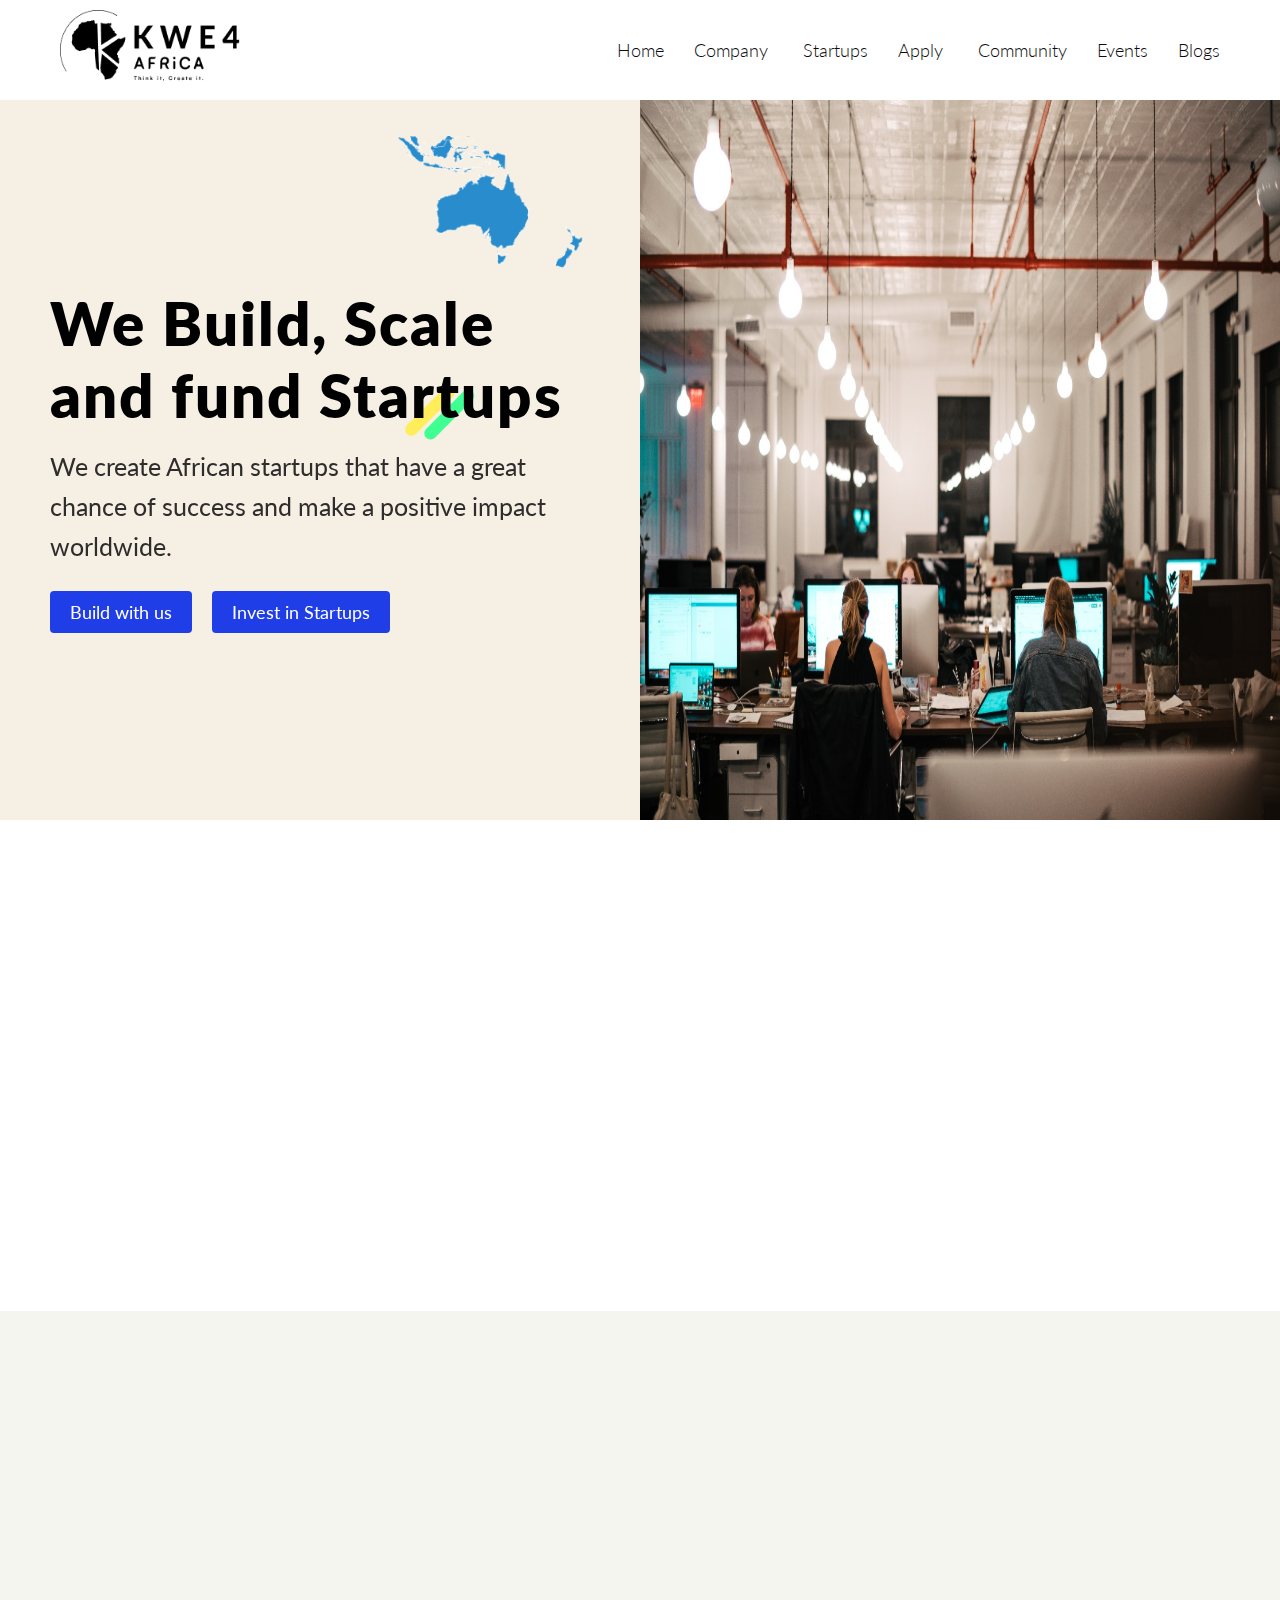
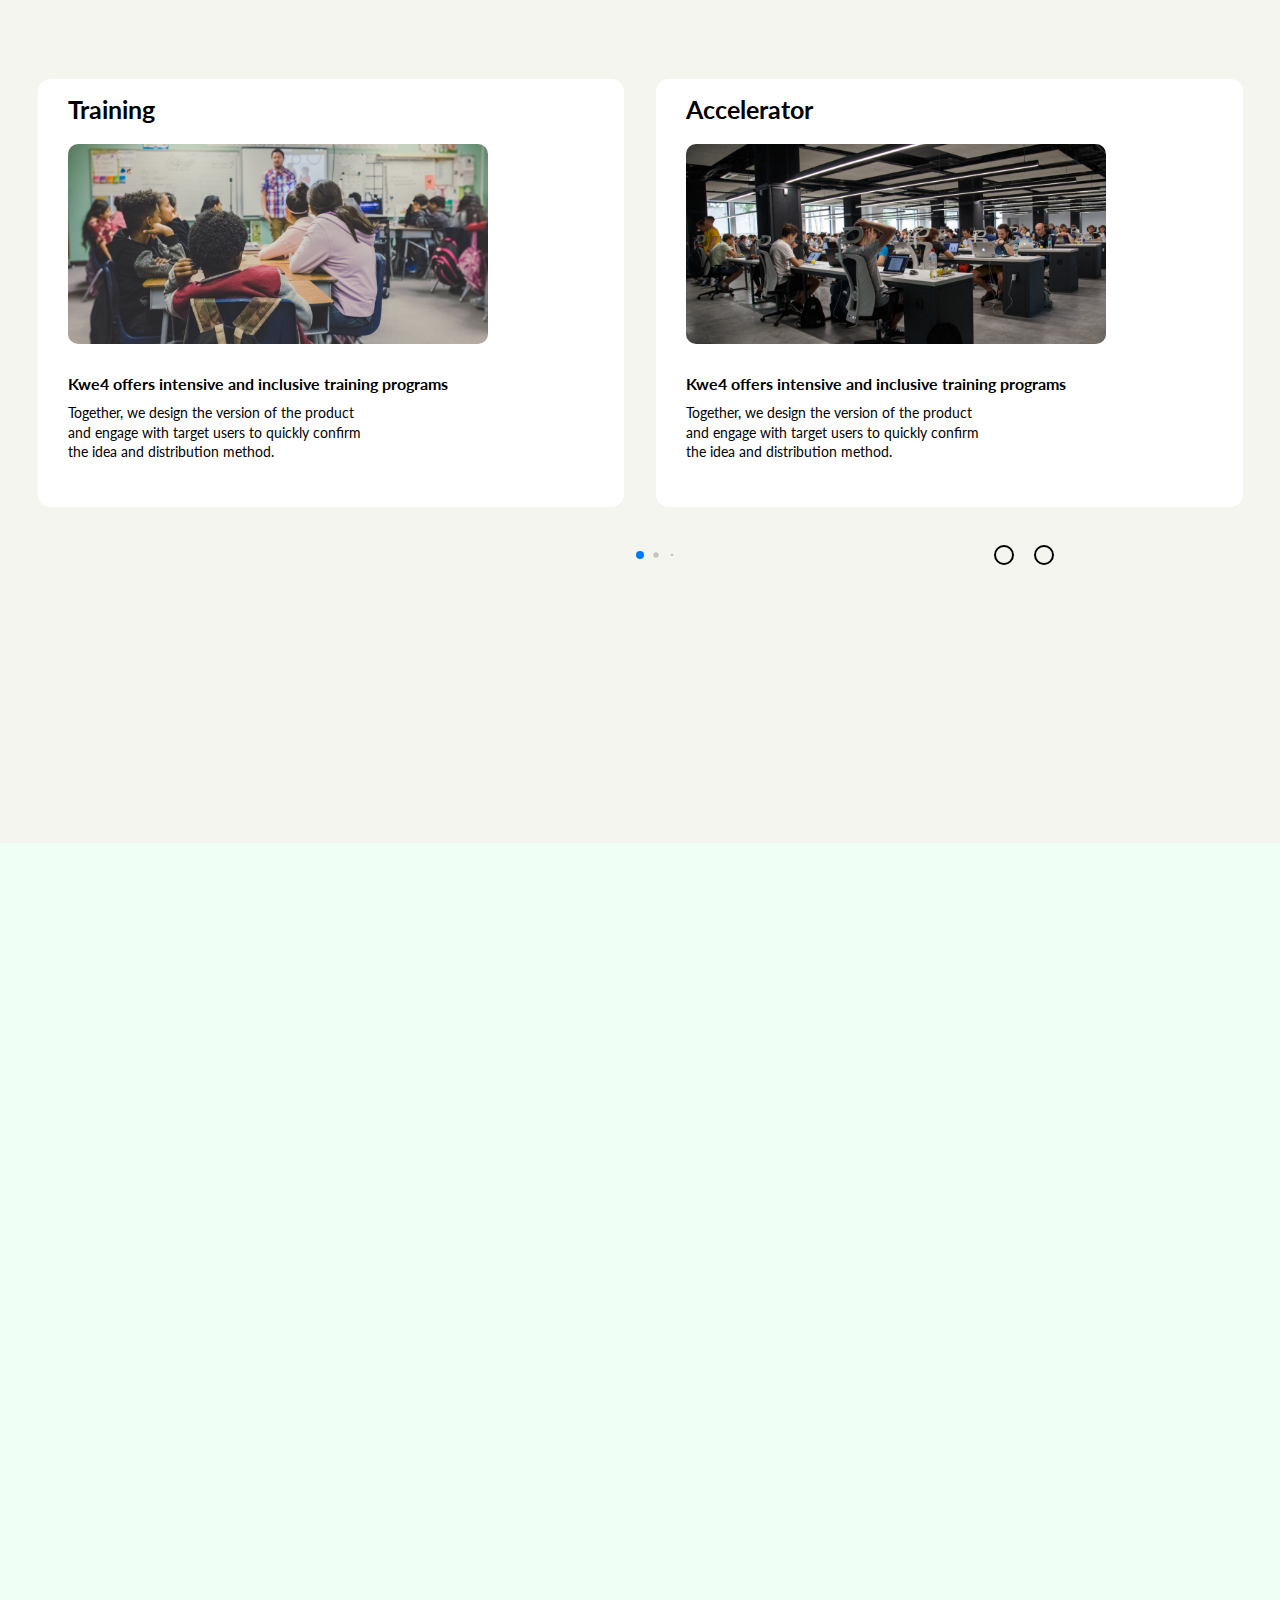
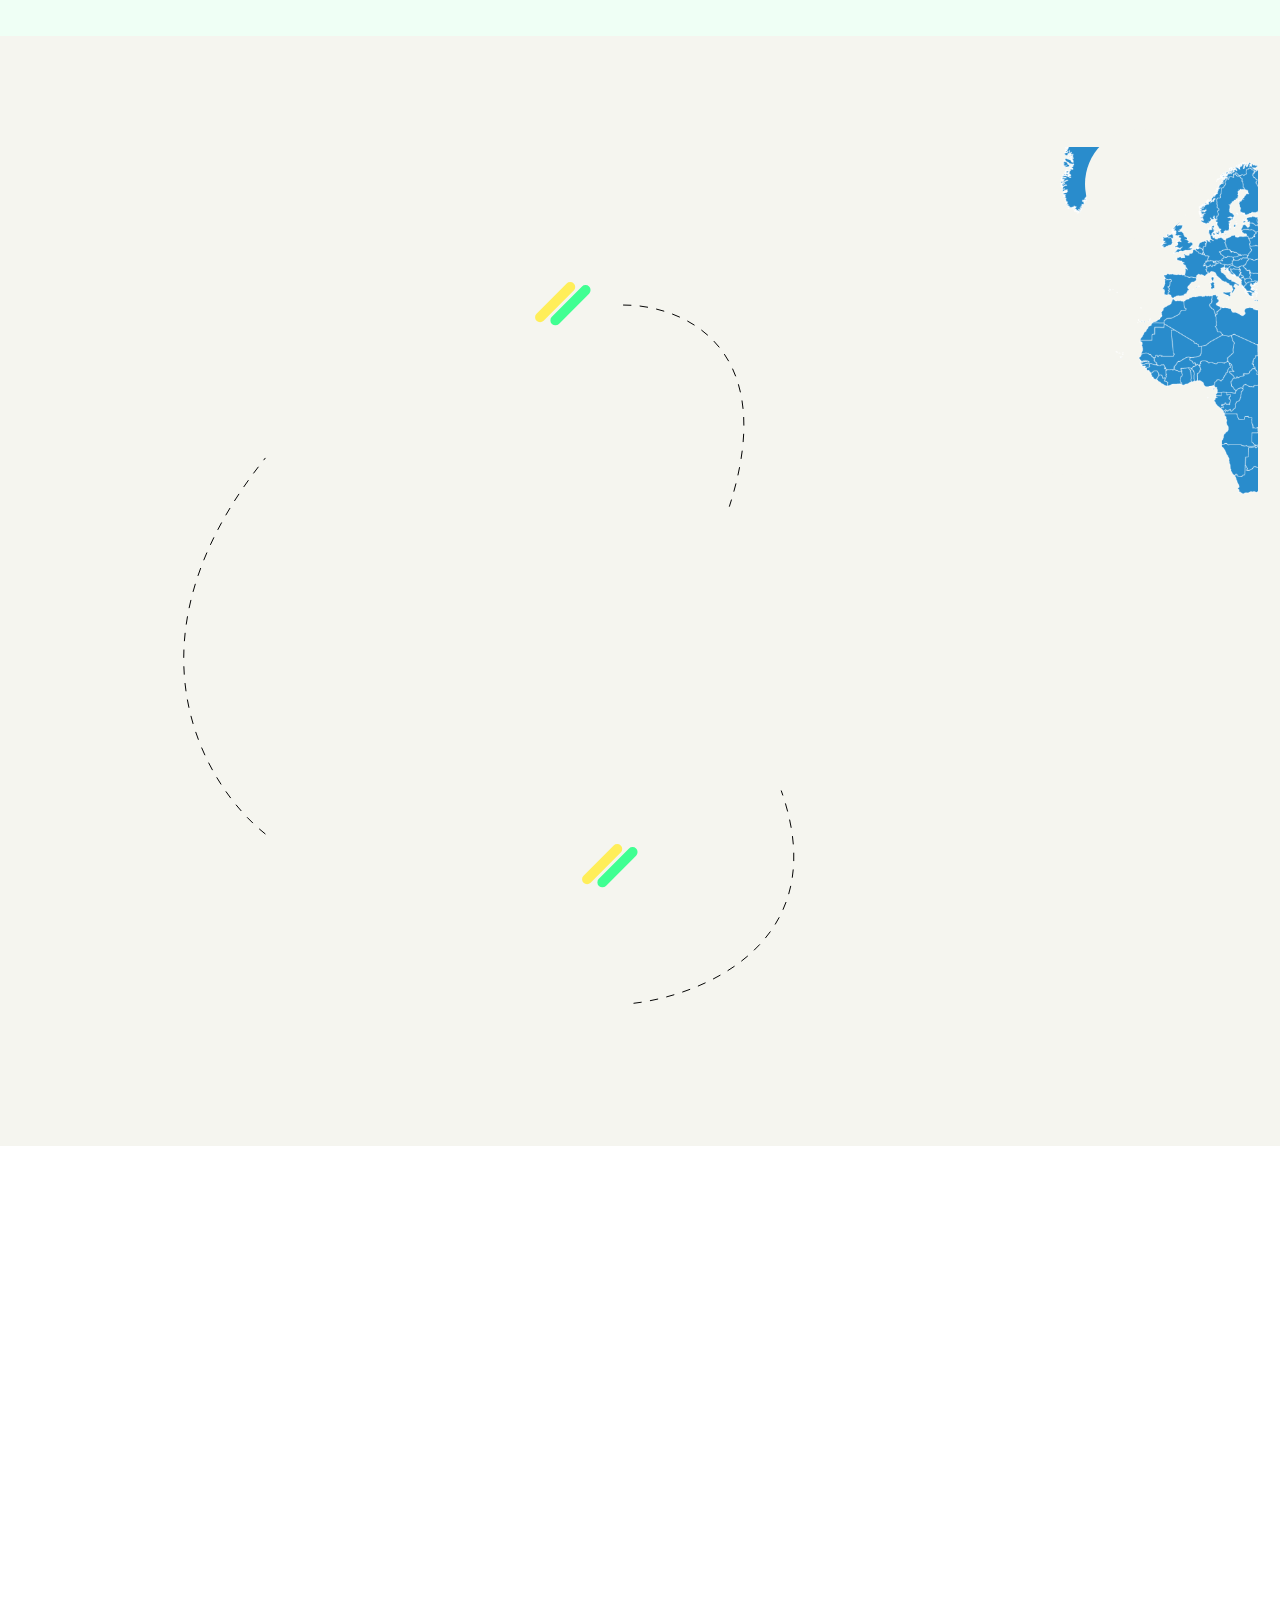
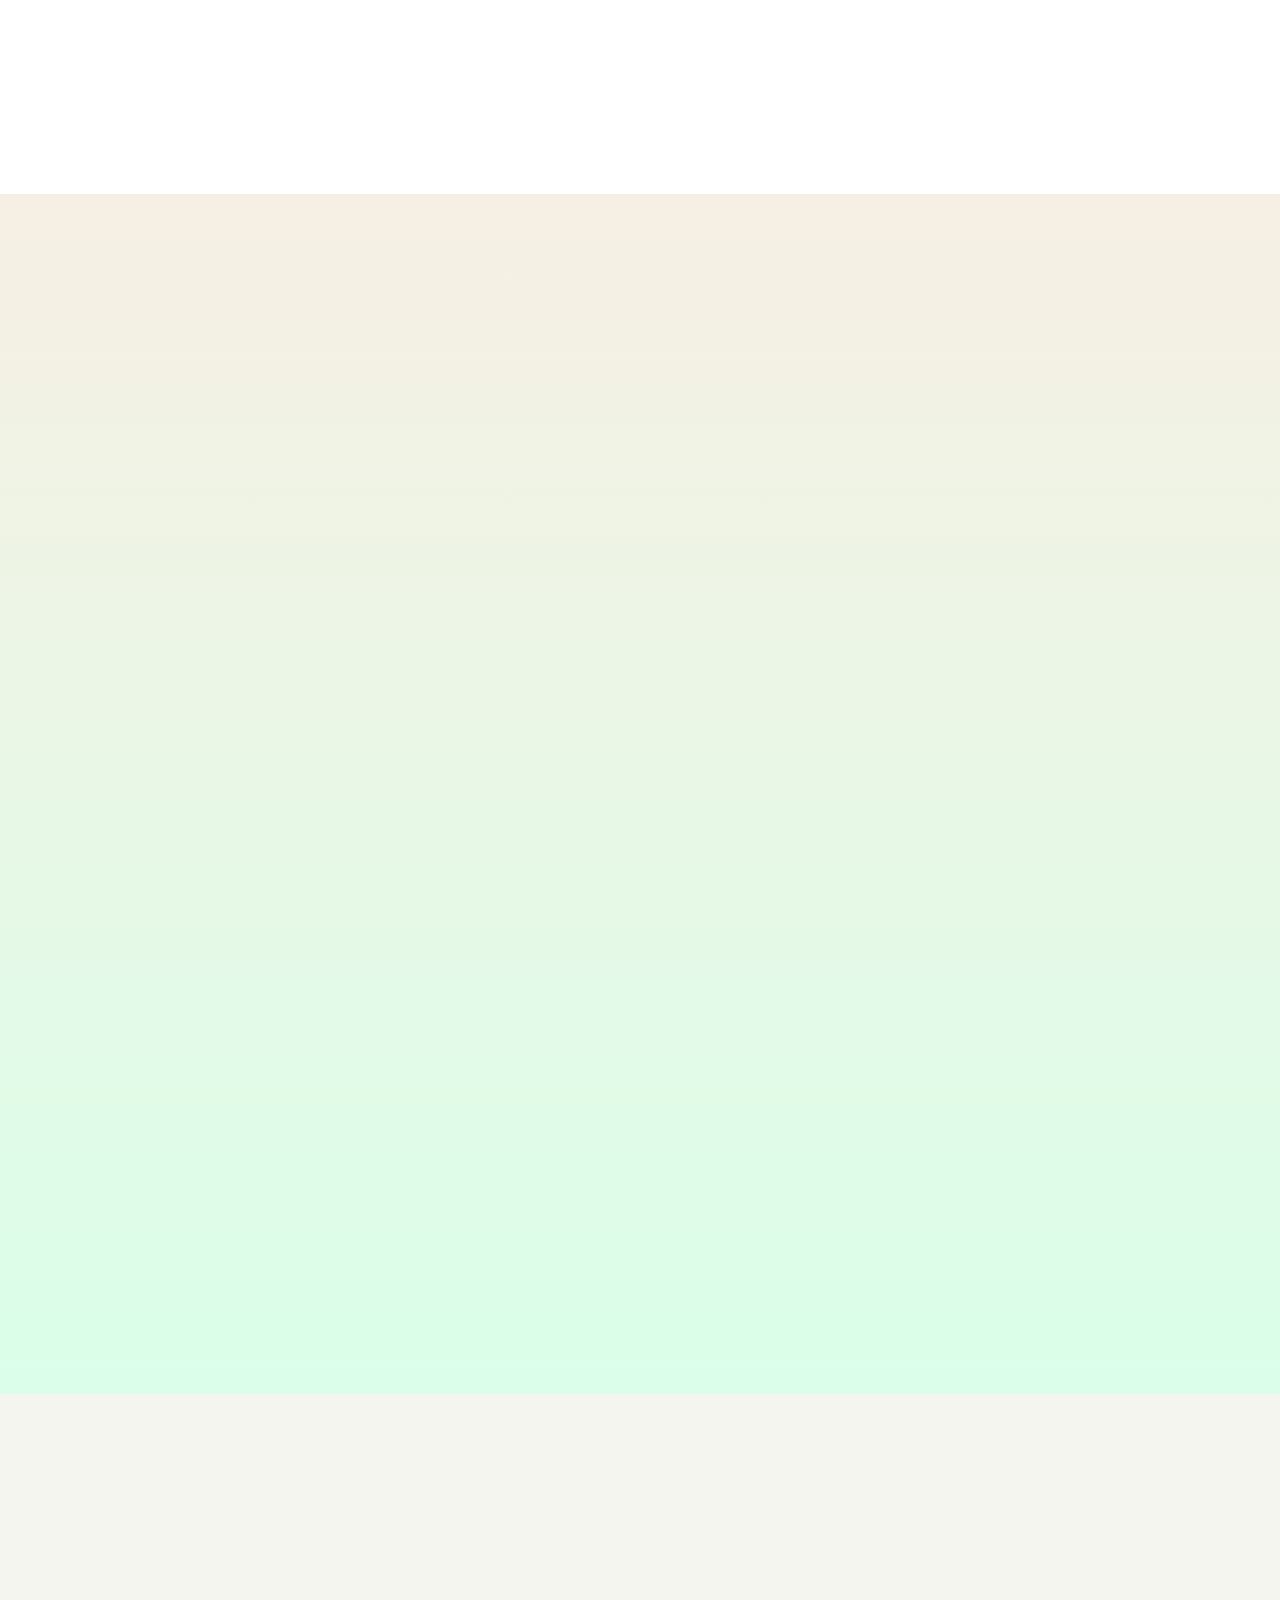
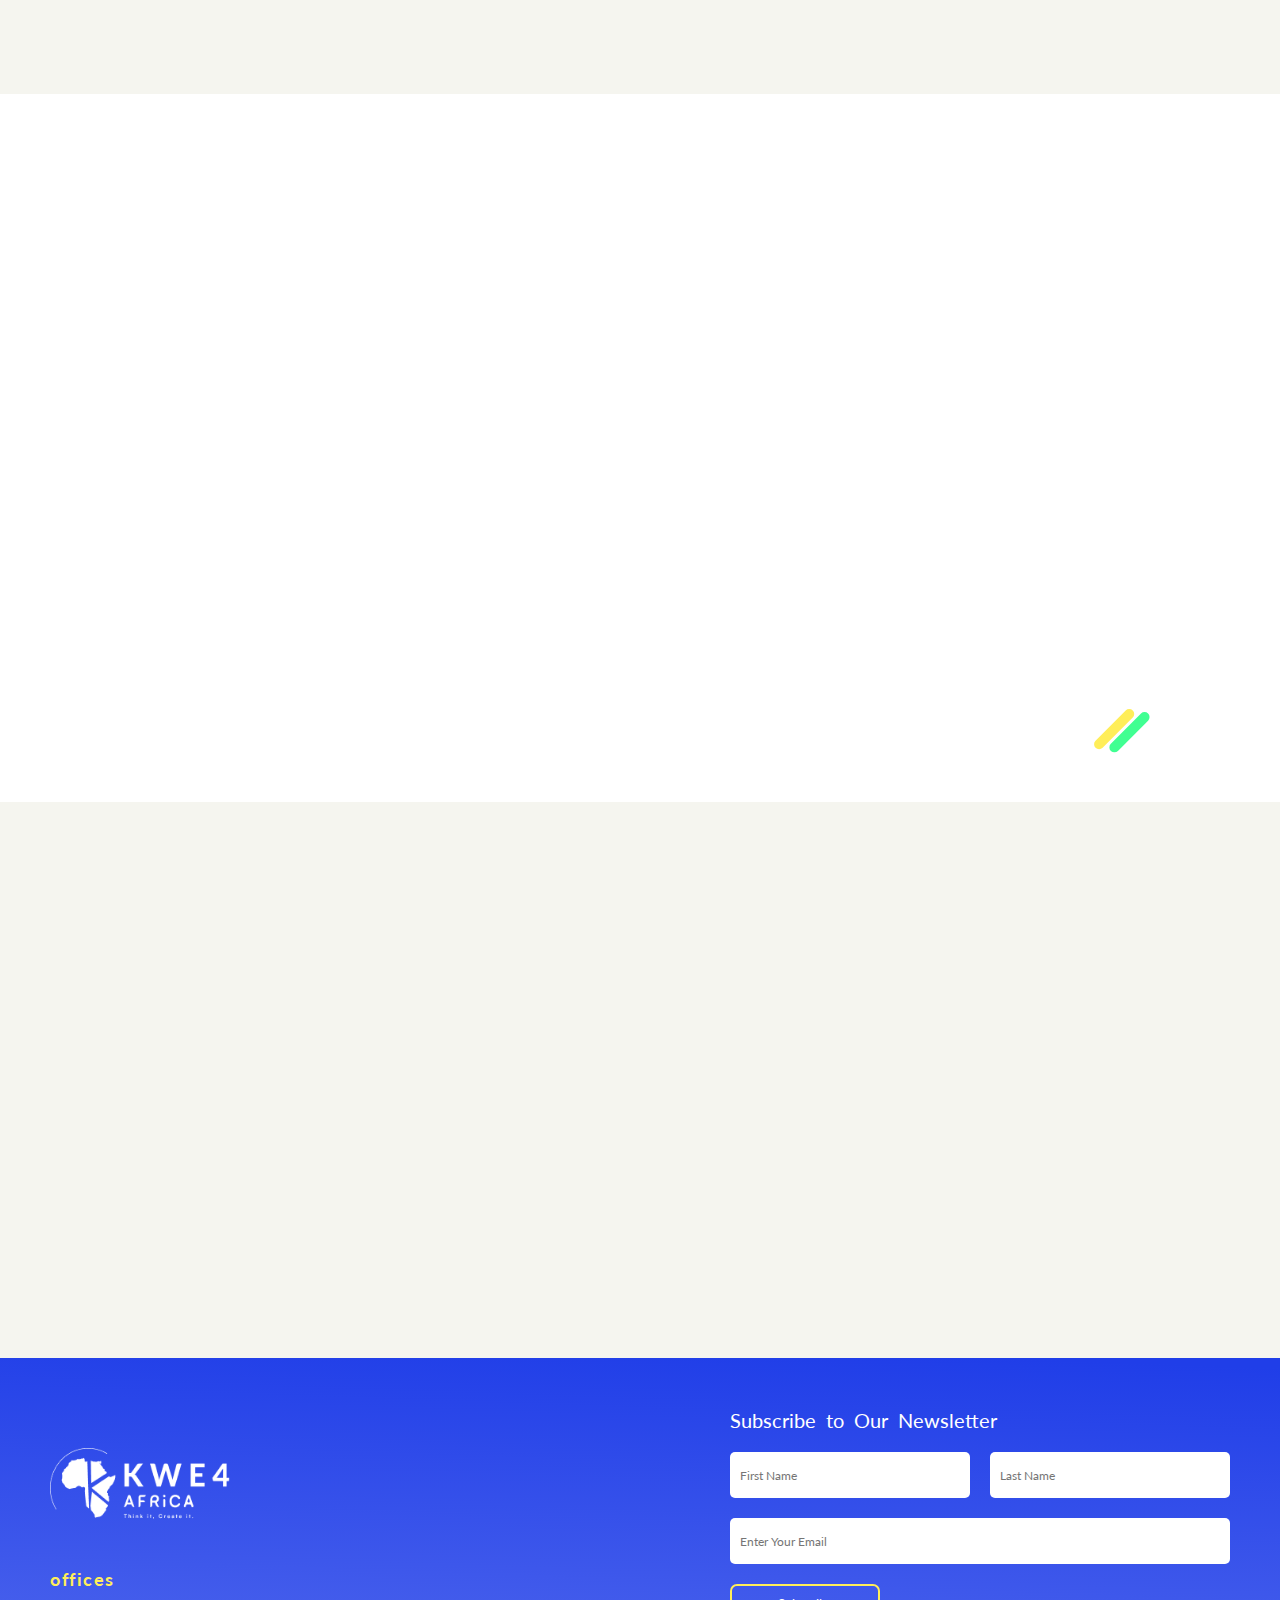
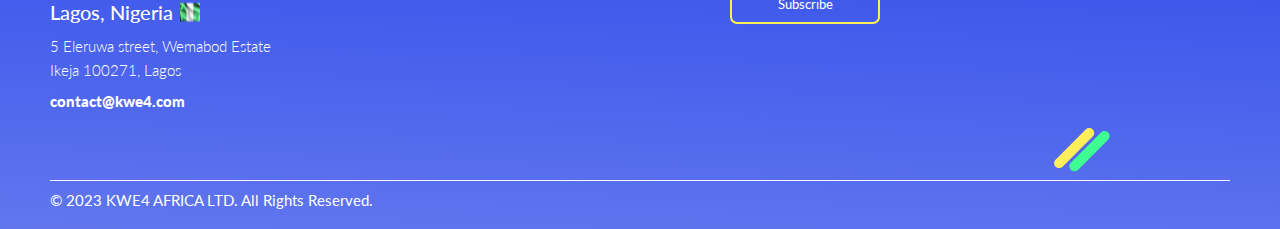
<file: index.html>
<!DOCTYPE html>
<html lang="en">
	<head>
		<meta charset="UTF-8" />
		<!-- <meta name="viewport" content="width=device-width, initial-scale=1.0" /> -->
		<meta
			name="viewport"
			content="width=device-width, initial-scale=1 maximum-scale=1.0, user-scalable=no"
		/>
		<title>Codar Website - Homepage</title>

		<link
			rel="stylesheet"
			href="https://cdn.jsdelivr.net/npm/swiper@10/swiper-bundle.min.css"
		/>

		<link href="https://unpkg.com/aos@2.3.1/dist/aos.css" rel="stylesheet" />

		<!-- 
            - CSS STYLESHEET LINK
         -->
		<link rel="stylesheet" href="css/header.css" />
		<link rel="stylesheet" href="css/home.css" />
		<link rel="stylesheet" href="css/footer.css" />

		<!-- 
            - FONT AWESOME CDN LINK
         -->
		<link
			rel="stylesheet"
			href="https://cdnjs.cloudflare.com/ajax/libs/font-awesome/6.4.2/css/all.min.css"
			integrity="sha512-z3gLpd7yknf1YoNbCzqRKc4qyor8gaKU1qmn+CShxbuBusANI9QpRohGBreCFkKxLhei6S9CQXFEbbKuqLg0DA=="
			crossorigin="anonymous"
			referrerpolicy="no-referrer"
		/>
	</head>
	<body>
		<header>
			<a href="#" class="logo">
				<img src="img/header-logo.png" alt="codar logo" class="logo-img" />
			</a>

			<ul class="nav">
				<li class="nav-list"><a href="index.html" class="nav-item">Home</a></li>
				<li class="nav-list">
					<a href="#" class="nav-item"
						>Company <i class="fa-solid fa-caret-down"></i
					></a>

					<div class="submenu submenu__1">
						<a href="aboutUs.html">About Us</a>
						<a href="people.html">Our People</a>
						<a href="career.html">Careers</a>
					</div>
				</li>
				<li class="nav-list">
					<a href="startups.html" class="nav-item">Startups</a>
				</li>

				<li class="nav-list">
					<a href="#" class="nav-item"
						>Apply <i class="fa-solid fa-caret-down"></i
					></a>

					<div class="submenu submenu__2">
						<a href="mvp-studio2.html">Apply as Startups</a>
						<a href="#">Apply as Founders</a>
					</div>
				</li>
				<li class="nav-list">
					<a href="#" class="nav-item">Community</a>
				</li>
				<li class="nav-list">
					<a href="#" class="nav-item">Events</a>
				</li>

				<li class="nav-list">
					<a href="#" class="nav-item">Blogs</a>
				</li>
			</ul>

			<!-- NAV FOR SMALL SCREENS -->
			<ul class="nav-mobile">
				<li class="nav__mobile-list">
					<a href="index.html" class="nav__mobile-item">Home</a>
				</li>
				<li class="nav__mobile-list menu-item-has-children">
					<a href="#" class="nav__mobile-item" data-toggle="submenu"
						>Company <i class="fa-solid fa-caret-down"></i
					></a>

					<div class="submenu submenu__1">
						<a href="aboutUs.html">About Us</a>
						<a href="people.html">Our People</a>
						<a href="career.html">Careers</a>
					</div>
				</li>
				<li class="nav__mobile-list">
					<a href="startups.html" class="nav__mobile-item">Startups</a>
				</li>

				<li class="nav__mobile-list menu-item-has-children">
					<a href="#" class="nav__mobile-item" data-toggle="submenu"
						>Apply <i class="fa-solid fa-caret-down"></i
					></a>

					<div class="submenu submenu__2">
						<a href="mvp-studio2.html">Apply as Startups</a>
						<a href="#">Apply as Founders</a>
					</div>
				</li>
				<li class="nav__mobile-list">
					<a href="#" class="nav__mobile-item">Community</a>
				</li>
				<li class="nav__mobile-list">
					<a href="#" class="nav__mobile-item" data-toggle="submenu">Events</a>
				</li>
				<li class="nav__mobile-list">
					<a href="#" class="nav__mobile-item" data-toggle="submenu">Blogs</a>
				</li>
			</ul>

			<div class="menubar">
				<i class="fa-solid fa-bars"></i>
			</div>
		</header>

		<section class="hero-container">
			<img
				src="img/about-heroGlobe.png"
				alt="image"
				class="hero-globe"
				data-aos="fade-right"
				data-aos-duration="1000"
			/>
			<div class="hero-left" data-aos="fade-right" data-aos-duration="2000">
				<img src="img/stroke.svg" alt="stroke image" class="hero-stroke" />
				<h1>We Build, Scale <br />and fund Startups</h1>

				<p>
					We create African startups that have a great chance of success and
					make a positive impact worldwide.
				</p>

				<div class="hero__link-wrapper">
					<a href="build.html" class="hero__link">Build with us</a>
					<a href="invest.html" class="hero__link">Invest in Startups</a>
				</div>
			</div>

			<div class="hero-right" data-aos="fade-left" data-aos-duration="2000">
				<img src="img/hero-img.jpg" alt="Hero image" />
			</div>
		</section>

		<section class="about-container">
			<p
				class="about__heading-text"
				data-aos="zoom-in"
				data-aos-duration="2000"
			>
				What <span class="about__span">We</span> Do
			</p>

			<div class="about__contents-container">
				<div
					class="about__content about__content-1"
					data-aos="fade-up"
					data-aos-duration="2000"
				>
					<img src="img/Group 770.svg" alt="" />
					<h3>Build</h3>
					<p>
						We build Minimum Viable Products (MVPs)<br />
						of startups from the scratch using our <br />
						6 end-to-end startup development model
					</p>

					<img src="img/stroke.svg" alt="stroke image" class="about-stroke" />
				</div>
				<div
					class="about__content about__content-2"
					data-aos="fade-up"
					data-aos-duration="2000"
					data-aos-delay="500"
				>
					<img src="img/Group 773.svg" alt="" />
					<h3>Scale</h3>
					<p>
						We scale early-stage startups (MVPs) to <br />
						1000 users with 20% MRR
					</p>
					<img src="img/stroke.svg" alt="stroke image" class="about-stroke" />
				</div>
				<div
					class="about__content about__content-3"
					data-aos="fade-up"
					data-aos-duration="2000"
					data-aos-delay="1000"
				>
					<div class="relative">
						<img src="img/Ellipse 52.svg" alt="" />
						<span class="about-dollar">$</span>
					</div>

					<h3>Fund</h3>
					<p>
						We fund early stage startups with small ticket sizes and growth
						support totaling $100k
					</p>
					<img src="img/stroke.svg" alt="stroke image" class="about-stroke" />
				</div>
			</div>
		</section>

		<section class="about__model-section">
			<div class="about__model-container">
				<p
					class="about__heading-text"
					data-aos="zoom-in"
					data-aos-duration="2000"
				>
					The <span class="about__span">T. A. C</span> Model
				</p>
				<p
					class="about__model-text"
					data-aos="zoom-in"
					data-aos-duration="2000"
					data-aos-delay="500"
				>
					We go extra miles in helping founders achieve their dreams
				</p>

				<div class="about__slider-container">
					<div class="card__container swiper">
						<div class="card__content">
							<div class="swiper-wrapper d-flex">
								<article class="card__article swiper-slide">
									<h3 class="card__heading">Training</h3>
									<div class="card__image">
										<img
											src="img/slider-img-1.png"
											alt="card image"
											class="card__img"
										/>
									</div>

									<div class="card__data">
										<h4 class="card__title">
											Kwe4 offers intensive and inclusive training programs
										</h4>
										<p class="card__detail">
											Together, we design the version of the product<br />
											and engage with target users to quickly confirm<br />
											the idea and distribution method.
										</p>
									</div>
								</article>

								<!-- SLIDER 2 -->
								<article class="card__article swiper-slide">
									<h3 class="card__heading">Accelerator</h3>
									<div class="card__image">
										<img
											src="img/slider-img-2.png"
											alt="card image"
											class="card__img"
										/>
									</div>

									<div class="card__data">
										<h4 class="card__title">
											Kwe4 offers intensive and inclusive training programs
										</h4>
										<p class="card__detail">
											Together, we design the version of the product<br />
											and engage with target users to quickly confirm<br />
											the idea and distribution method.
										</p>
									</div>
								</article>

								<!-- SLIDER 3 -->
								<article class="card__article swiper-slide">
									<h3 class="card__heading">Training</h3>
									<div class="card__image">
										<img
											src="img/slider-img-1.png"
											alt="card image"
											class="card__img"
										/>
									</div>

									<div class="card__data">
										<h4 class="card__title">
											Kwe4 offers intensive and inclusive training programs
										</h4>
										<p class="card__detail">
											Together, we design the version of the product<br />
											and engage with target users to quickly confirm<br />
											the idea and distribution method.
										</p>
									</div>
								</article>
								<!-- SLIDER 4 -->
								<article class="card__article swiper-slide">
									<h3 class="card__heading">Accelerator</h3>
									<div class="card__image">
										<img
											src="img/slider-img-4.jpg"
											alt="card image"
											class="card__img"
										/>
									</div>

									<div class="card__data">
										<h4 class="card__title">
											Kwe4 offers intensive and inclusive training programs
										</h4>
										<p class="card__detail">
											Together, we design the version of the product<br />
											and engage with target users to quickly confirm<br />
											the idea and distribution method.
										</p>
									</div>
								</article>
							</div>
						</div>

						<div class="navigation">
							<div class="swiper-button-prev">
								<i class="fa-solid fa-arrow-right"></i>
							</div>
							<div class="swiper-button-next">
								<i class="fa-solid fa-arrow-left"></i>
							</div>
						</div>

						<div class="swiper-pagination"></div>
					</div>
				</div>
			</div>
		</section>

		<section class="formula__container">
			<p
				class="about__heading-text"
				data-aos="zoom-in"
				data-aos-duration="2000"
			>
				Our formula for <span class="about__span">Success</span>
			</p>

			<div class="grid__formula-container">
				<div class="grid__content" data-aos="fade-up" data-aos-duration="1000">
					<div class="border__line">
						<div class="grid__content-title">Ideation</div>
						<div class="grid__content-text">
							We conduct extensive research to generate ideas and set the vision
							for the startup or product.
						</div>
					</div>
				</div>

				<div
					class="grid__content"
					data-aos="fade-up"
					data-aos-duration="1000"
					data-aos-delay="200"
				>
					<div class="border__line">
						<div class="grid__content-title">Market Validation</div>
						<div class="grid__content-text">
							Together , we design the version of the product and engage with
							target users to quickly confirm the idea and distribution method.
						</div>
					</div>
				</div>

				<div
					class="grid__content"
					data-aos="fade-up"
					data-aos-duration="1000"
					data-aos-delay="400"
				>
					<div class="border__line">
						<div class="grid__content-title">Creation</div>
						<div class="grid__content-text">
							We help you turn the idea into a functional, marketable and
							investable product, recruit your first employees, build the
							product fully and outline the go-to-market strategy.
						</div>
					</div>
				</div>

				<div
					class="grid__content"
					data-aos="fade-up"
					data-aos-duration="1000"
					data-aos-delay="600"
				>
					<div class="border__line">
						<div class="grid__content-title">Spinning out</div>
						<div class="grid__content-text">
							We help you conduct your beta testing, and robust growth hacking
							that generate your initial users.
						</div>
					</div>
				</div>

				<div
					class="grid__content"
					data-aos="fade-up"
					data-aos-duration="1000"
					data-aos-delay="800"
				>
					<div class="border__line">
						<div class="grid__content-title">Scaling up</div>
						<div class="grid__content-text">
							We introduce you to top investors to raise external funding,
							create growth hacking strategies and remain by your side as you
							scale.
						</div>
					</div>
				</div>

				<div
					class="grid__content"
					data-aos="fade-up"
					data-aos-duration="1000"
					data-aos-delay="1000"
				>
					<div class="border__line">
						<div class="grid__content-title">Exits</div>
						<div class="grid__content-text">
							We explore the best options of exit for our founders, where we
							leverage mergers and acquisitions, stack sales or buyout.
						</div>
					</div>
				</div>
			</div>
		</section>

		<section class="programs__container">
			<p
				class="about__heading-text"
				data-aos="zoom-in"
				data-aos-duration="2000"
			>
				KWE4 Startup <span class="about__span">Programs</span>
			</p>

			<div class="globe__background">
				<img src="img/globe.png" alt="globe" />
			</div>

			<div class="diagram__link">
				<img src="img/stroke.svg" alt="stroke image" class="program-stroke-1" />
				<img src="img/stroke.svg" alt="stroke image" class="program-stroke-2" />
				<div class="circle"></div>
				<div class="circle-2"></div>
				<svg
					xmlns="http://www.w3.org/2000/svg"
					width="878"
					height="1005"
					viewBox="0 0 878 1005"
					fill="none"
				>
					<path
						d="M631.5 1.50007C713.666 1.00007 859.2 58.2001 784 291M646.5 1004C749.166 992 935.3 914.1 858.5 698.5M118 761C29.4997 690.833 -94.4003 484.6 118 221"
						stroke="black"
						stroke-width="1.41438"
						stroke-dasharray="12 12"
					/>
				</svg>

				<div
					class="diagram__content diagram__content-1"
					data-aos="fade-down"
					data-aos-duration="2000"
				>
					<div class="diagram__content-title">
						Founders-In-Residence Program
					</div>
					<div class="diagram__content-text">
						We have in-house startups that we hire founders to oversee in
						exchange for 20% equity, the Program seeks and selects founders who
						share our vision and are committed to our objective to run our
						startup ideas.
					</div>

					<p class="learn-more">
						Learn more <span><i class="fa-solid fa-arrow-right"></i></span>
					</p>
				</div>

				<div
					class="diagram__content diagram__content-2"
					data-aos="fade-right"
					data-aos-duration="2000"
				>
					<div class="diagram__content-title">SHE-Builds</div>
					<div class="diagram__content-text">
						We have in-house startups that we hire founders to oversee in
						exchange for 20% equity, the Program seeks and selects founders who
						share our vision and are committed to our objective to run our
						startup ideas.
					</div>

					<p class="learn-more">
						Learn more <span><i class="fa-solid fa-arrow-right"></i></span>
					</p>
				</div>

				<div
					class="diagram__content diagram__content-3"
					data-aos="fade-down"
					data-aos-duration="2000"
				>
					<div class="diagram__content-title">TeQstart Africa</div>
					<div class="diagram__content-text">
						We have in-house startups that we hire founders to oversee in
						exchange for 20% equity, the Program seeks and selects founders who
						share our vision and are committed to our objective to run our
						startup ideas.
					</div>

					<p class="learn-more">
						Learn more <span><i class="fa-solid fa-arrow-right"></i></span>
					</p>
				</div>
			</div>
		</section>

		<section class="company__container">
			<p
				class="about__heading-text portfolio"
				data-aos="zoom-in"
				data-aos-duration="2000"
			>
				Our Startup <span class="about__span">Portfolios</span>
			</p>
			<div class="companies__logo-wrapper">
				<div
					class="company__logo position-1"
					data-aos="fade-down"
					data-aos-duration="2000"
				>
					<img src="img/xwork.png" alt="" class="xwork" />
				</div>

				<div
					class="company__logo position-2"
					data-aos="fade-left"
					data-aos-duration="2000"
				>
					<img src="img/Group 2608214.png" alt="" class="resela" />
				</div>

				<div class="company__logo position-3">
					<img
						src="img/Group 2608213.png"
						alt=""
						class="codar"
						data-aos="fade-left"
						data-aos-duration="2000"
					/>
				</div>

				<div class="company__logo text position-4">
					<img
						src="img/shopay.png"
						class="shopay"
						alt=""
						data-aos="fade-up"
						data-aos-duration="2000"
					/>
				</div>
			</div>
		</section>

		<section class="people__container">
			<p
				class="about__heading-text"
				data-aos="zoom-in"
				data-aos-duration="2000"
			>
				Our <span class="about__span">People</span>
			</p>

			<div class="people__slider-container">
				<div class="people__slides">
					<div
						class="people__slide"
						data-aos="fade-up"
						data-aos-duration="2000"
					>
						<div class="people__img">
							<img src="img/David.jpeg" alt="" />
						</div>

						<div class="people__details">
							<div class="people__content">
								<p class="people__slide-title">David O. Sokefun.</p>
								<p class="people__slide-text">
									Chief Executive Officer / Co-Founder
								</p>
							</div>

							<div class="people__icons">
								<i class="fa-brands fa-linkedin-in"></i>
								<i class="fa-brands fa-instagram"></i>
								<i class="fa-brands fa-x-twitter"></i>
							</div>
						</div>
					</div>

					<div
						class="people__slide"
						data-aos="fade-up"
						data-aos-duration="2000"
						data-aos-delay="200"
					>
						<div class="people__img">
							<img src="img/Michael.jpeg" alt="" />
						</div>

						<div class="people__details">
							<div class="people__content">
								<p class="people__slide-title">Michael O. Williams.</p>
								<p class="people__slide-text">
									Chief Operating Officer / Co-Founder
								</p>
							</div>

							<div class="people__icons">
								<i class="fa-brands fa-linkedin-in"></i>
								<i class="fa-brands fa-instagram"></i>
								<i class="fa-brands fa-x-twitter"></i>
							</div>
						</div>
					</div>

					<div
						class="people__slide"
						data-aos="fade-up"
						data-aos-duration="2000"
						data-aos-delay="400"
					>
						<div class="people__img">
							<img src="img/John.jpeg" alt="people image" />
						</div>

						<div class="people__details">
							<div class="people__content">
								<p class="people__slide-title">John O. Oduoye.</p>
								<p class="people__slide-text">
									Chief Legal Officer / General Counsel
								</p>
							</div>

							<div class="people__icons">
								<i class="fa-brands fa-linkedin-in"></i>
								<i class="fa-brands fa-instagram"></i>
								<i class="fa-brands fa-x-twitter"></i>
							</div>
						</div>
					</div>

					<div
						class="people__slide"
						data-aos="fade-up"
						data-aos-duration="2000"
						data-aos-delay="600"
					>
						<div class="people__img">
							<img
								src="img/Etinosa.jpeg"
								alt="people image"
								class="etinosa__img"
							/>
						</div>

						<div class="people__details">
							<div class="people__content">
								<p class="people__slide-title">Idada Etinosa.</p>
								<p class="people__slide-text">Chief Marketing Officer</p>
							</div>

							<div class="people__icons">
								<i class="fa-brands fa-linkedin-in"></i>
								<i class="fa-brands fa-instagram"></i>
								<i class="fa-brands fa-x-twitter"></i>
							</div>
						</div>
					</div>

					<div
						class="people__slide"
						data-aos="fade-up"
						data-aos-duration="2000"
						data-aos-delay="800"
					>
						<div class="people__img">
							<img src="img/Bukola.jpeg" alt="" />
						</div>

						<div class="people__details">
							<div class="people__content">
								<p class="people__slide-title">Odunaye Bukola.</p>
								<p class="people__slide-text">VP Investor Relations</p>
							</div>

							<div class="people__icons">
								<i class="fa-brands fa-linkedin-in"></i>
								<i class="fa-brands fa-instagram"></i>
								<i class="fa-brands fa-x-twitter"></i>
							</div>
						</div>
					</div>
				</div>
			</div>
		</section>

		<section class="partners__container">
			<p
				class="about__heading-text"
				data-aos="zoom-in"
				data-aos-duration="2000"
			>
				Our <span class="about__span">Partners</span>
			</p>

			<div
				class="partners__gallery"
				data-aos="zoom-in"
				data-aos-duration="2000"
			>
				<img src="img/Frame.png" alt="" />
			</div>
		</section>

		<section class="community__container">
			<p
				class="about__heading-text"
				data-aos="zoom-in"
				data-aos-duration="2000"
			>
				Hear from our <span class="about__span">Community</span>
			</p>

			<div class="news__container">
				<div class="news__contents-container">
					<div
						class="news__content-container"
						data-aos="fade-up"
						data-aos-duration="1000"
					>
						<img src="img/rec-1.png" alt="" class="news__img" />
						<div class="news__content">
							<p class="news__headline">
								Sed ut perspiciatis unde omnis iste natus error sit voluptatem
								accusantium doloremque laudantium, to
							</p>

							<div class="news__more-content">
								<p>
									Sed ut perspiciatis unde omnis iste natus error sit voluptatem
									accusantium<br />
									doloremque laudantium, to
								</p>

								<a href="#" class="news__link"
									><span>Read More</span>
									<span><i class="fa-solid fa-arrow-right"></i></span
								></a>
							</div>
						</div>
					</div>

					<div
						class="news__content-container"
						data-aos="fade-up"
						data-aos-duration="1000"
						data-aos-delay="200"
					>
						<img src="img/rec-2.png" alt="" class="news__img" />
						<div class="news__content">
							<p class="news__headline">
								Sed ut perspiciatis unde omnis iste natus error sit voluptatem
								accusantium doloremque laudantium, to
							</p>

							<div class="news__more-content">
								<p>
									Sed ut perspiciatis unde omnis iste natus error sit voluptatem
									accusantium<br />
									doloremque laudantium, to
								</p>

								<a href="#" class="news__link"
									><span>Read More</span>
									<span><i class="fa-solid fa-arrow-right"></i></span
								></a>
							</div>
						</div>
					</div>

					<div
						class="news__content-container"
						data-aos="fade-up"
						data-aos-duration="1000"
						data-aos-delay="400"
					>
						<img src="img/rec-3.png" alt="" class="news__img" />
						<div class="news__content">
							<p class="news__headline">
								Sed ut perspiciatis unde omnis iste natus error sit voluptatem
								accusantium doloremque laudantium, to
							</p>

							<div class="news__more-content">
								<p>
									Sed ut perspiciatis unde omnis iste natus error sit voluptatem
									accusantium<br />
									doloremque laudantium, to
								</p>

								<a href="#" class="news__link"
									><span>Read More</span>
									<span><i class="fa-solid fa-arrow-right"></i></span
								></a>
							</div>
						</div>
					</div>

					<div
						class="news__content-container"
						data-aos="fade-up"
						data-aos-duration="1000"
						data-aos-delay="600"
					>
						<img src="img/rec-4.png" alt="" class="news__img" />
						<div class="news__content">
							<p class="news__headline">
								Sed ut perspiciatis unde omnis iste natus error sit voluptatem
								accusantium doloremque laudantium, to
							</p>

							<div class="news__more-content">
								<p>
									Sed ut perspiciatis unde omnis iste natus error sit voluptatem
									accusantium<br />
									doloremque laudantium, to
								</p>

								<a href="#" class="news__link"
									><span>Read More</span>
									<span><i class="fa-solid fa-arrow-right"></i></span
								></a>
							</div>
						</div>
					</div>
				</div>
			</div>

			<img src="img/stroke.svg" alt="stroke" class="community-stroke" />
		</section>

		<section class="faq__container">
			<p
				class="about__heading-text"
				data-aos="zoom-in"
				data-aos-duration="2000"
			>
				Frequently Asked <span class="about__span">Questions</span>
			</p>

			<div
				class="accordion__container"
				data-aos="zoom-in"
				data-aos-duration="2000"
			>
				<div class="accordions">
					<div class="accordion">
						<button class="accordion__heading">
							Who are your target audience ?
							<i class="fa-solid fa-chevron-down"></i>
						</button>

						<div class="accordion__body">
							Lorem ipsum, dolor sit amet consectetur adipisicing elit. Suscipit
							in quia laudantium illum asperiores magni architecto enim harum
							ipsum delectus exercitationem, a nulla quis, quae vero vel
							eligendi provident! Nihil voluptatem fugiat ratione sunt, in atque
							minus, repudiandae tempore mollitia sit aspernatur! Omnis natus
							corrupti harum minus possimus nobis facere.
						</div>
					</div>

					<div class="accordion">
						<button class="accordion__heading">
							What type of industry sectors does KWE4 work with ?
							<i class="fa-solid fa-chevron-down"></i>
						</button>

						<div class="accordion__body">
							Lorem ipsum, dolor sit amet consectetur adipisicing elit. Suscipit
							in quia laudantium illum asperiores magni architecto enim harum
							ipsum delectus exercitationem, a nulla quis, quae vero vel
							eligendi provident! Nihil voluptatem fugiat ratione sunt, in atque
							minus, repudiandae tempore mollitia sit aspernatur! Omnis natus
							corrupti harum minus possimus nobis facere.
						</div>
					</div>

					<div class="accordion">
						<button class="accordion__heading">
							How does the company select Startups/Entrepreneur in the ecosystem
							?
							<i class="fa-solid fa-chevron-down"></i>
						</button>

						<div class="accordion__body">
							Lorem ipsum, dolor sit amet consectetur adipisicing elit. Suscipit
							in quia laudantium illum asperiores magni architecto enim harum
							ipsum delectus exercitationem, a nulla quis, quae vero vel
							eligendi provident! Nihil voluptatem fugiat ratione sunt, in atque
							minus, repudiandae tempore mollitia sit aspernatur! Omnis natus
							corrupti harum minus possimus nobis facere.
						</div>
					</div>

					<div class="accordion">
						<button class="accordion__heading">
							Where is your office located ?
							<i class="fa-solid fa-chevron-down"></i>
						</button>

						<div class="accordion__body">
							Lorem ipsum, dolor sit amet consectetur adipisicing elit. Suscipit
							in quia laudantium illum asperiores magni architecto enim harum
							ipsum delectus exercitationem, a nulla quis, quae vero vel
							eligendi provident! Nihil voluptatem fugiat ratione sunt, in atque
							minus, repudiandae tempore mollitia sit aspernatur! Omnis natus
							corrupti harum minus possimus nobis facere.
						</div>
					</div>
				</div>
			</div>
		</section>

		<footer>
			<div class="footer__contents">
				<div class="footer__left">
					<a href="#" class="logo">
						<img src="img/footer-logo.png" alt="codar logo" class="logo-img" />
					</a>

					<div class="footer__address">
						<h5 class="address__heading">offices</h5>
						<p class="address__country">
							Lagos, Nigeria
							<img src="img/nigeria.png" alt="image" class="nigeria__img" />
						</p>

						<p class="address__location">
							5 Eleruwa street, Wemabod Estate <br />
							Ikeja 100271, Lagos
						</p>

						<p class="address__email">contact@kwe4.com</p>

						<div class="address__icons">
							<i class="fa-brands fa-linkedin-in"></i>
							<i class="fa-brands fa-instagram"></i>
							<i class="fa-brands fa-x-twitter"></i>
						</div>
					</div>
				</div>

				<div class="footer__right">
					<p class="subscribe">Subscribe to Our Newsletter</p>

					<form class="footer__form">
						<div class="form__text--input">
							<input
								type="text"
								placeholder="First Name"
								class="form__firstname"
							/>
							<input
								type="text"
								placeholder="Last Name"
								class="form__lastname"
							/>
						</div>
						<div class="form__email-wrapper">
							<input
								type="end"
								placeholder="Enter Your Email"
								class="form__email"
							/>
						</div>

						<button class="form__btn">Subscribe</button>
					</form>
				</div>
				<img src="img/stroke.svg" alt="stroke" class="footer-stroke" />
			</div>

			<p class="footer__copyright">
				&copy; 2023 KWE4 AFRICA LTD. All Rights Reserved.
			</p>
		</footer>

		<script src="https://cdn.jsdelivr.net/npm/swiper@10/swiper-bundle.min.js"></script>

		<script src="https://unpkg.com/aos@2.3.1/dist/aos.js"></script>
		<script>
			AOS.init({
				once: true,
			});
		</script>

		<script src="js/script.js"></script>
	</body>
</html>
</file>
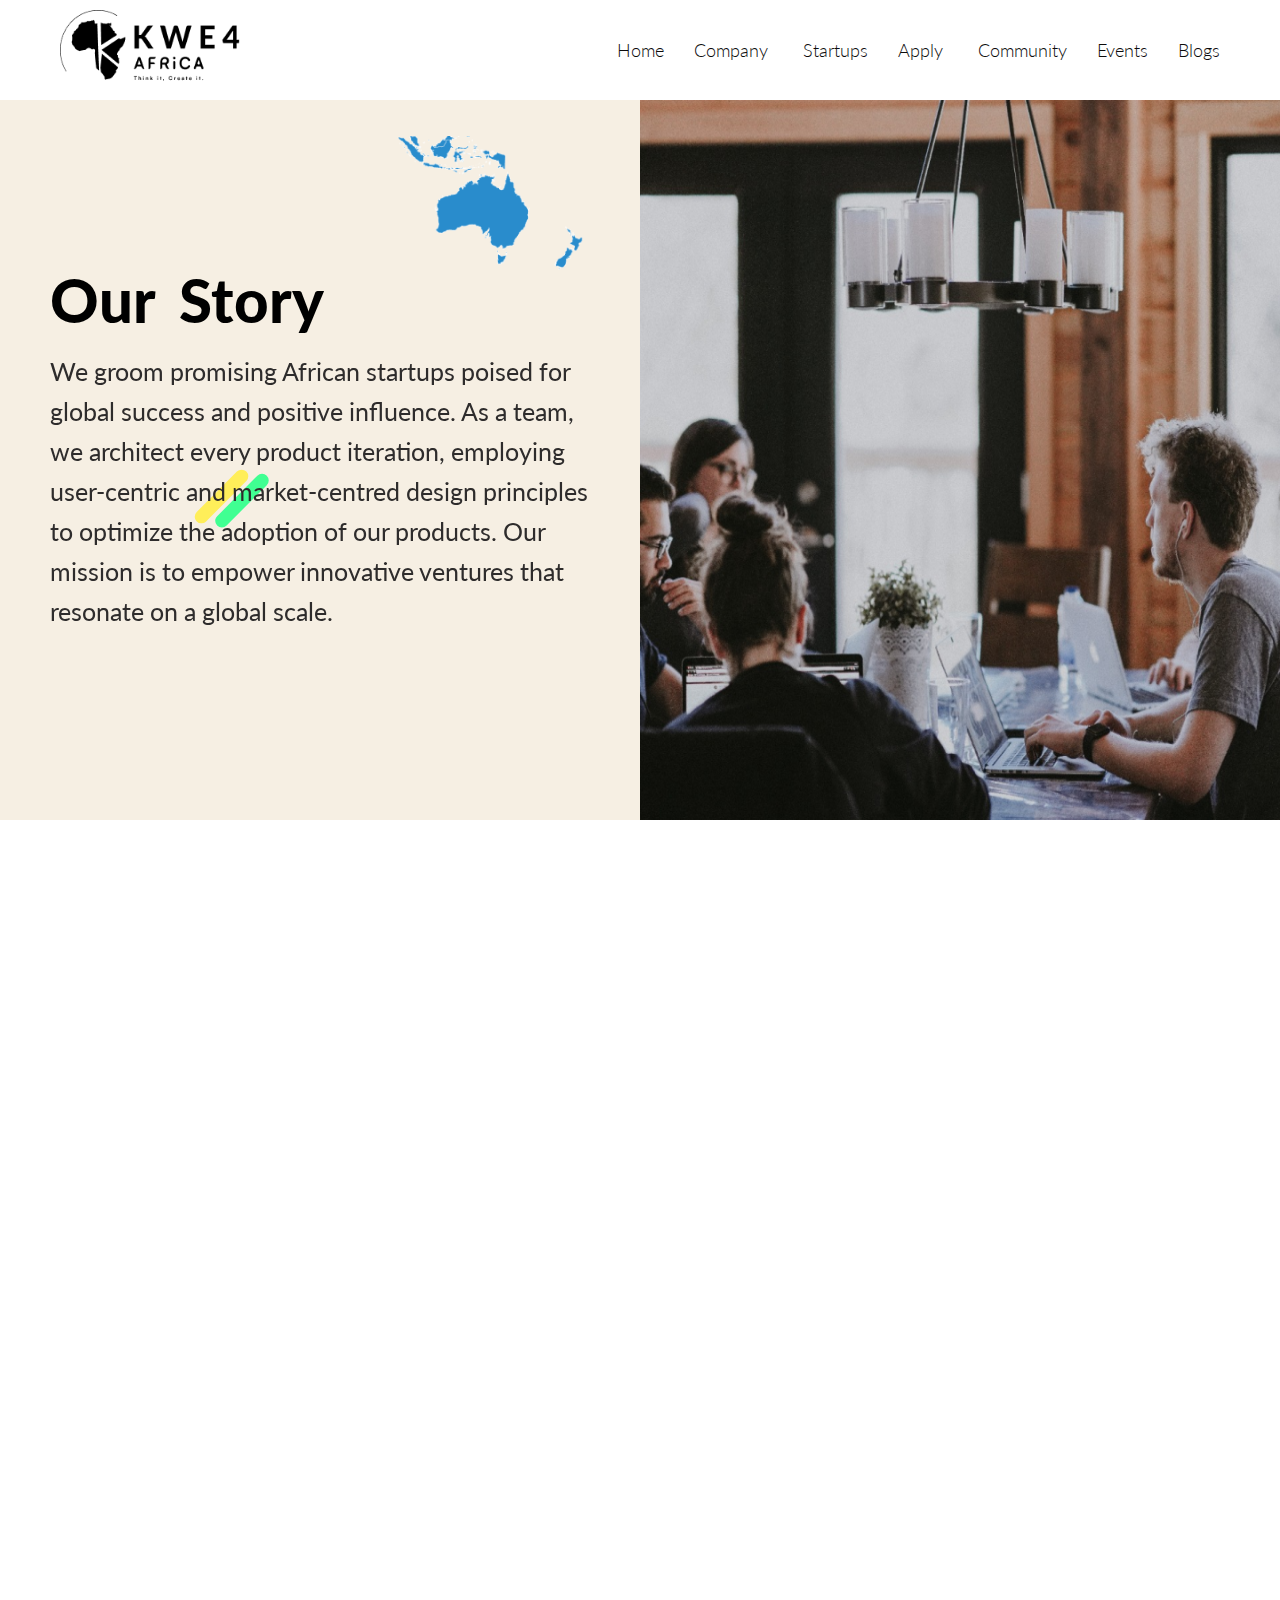
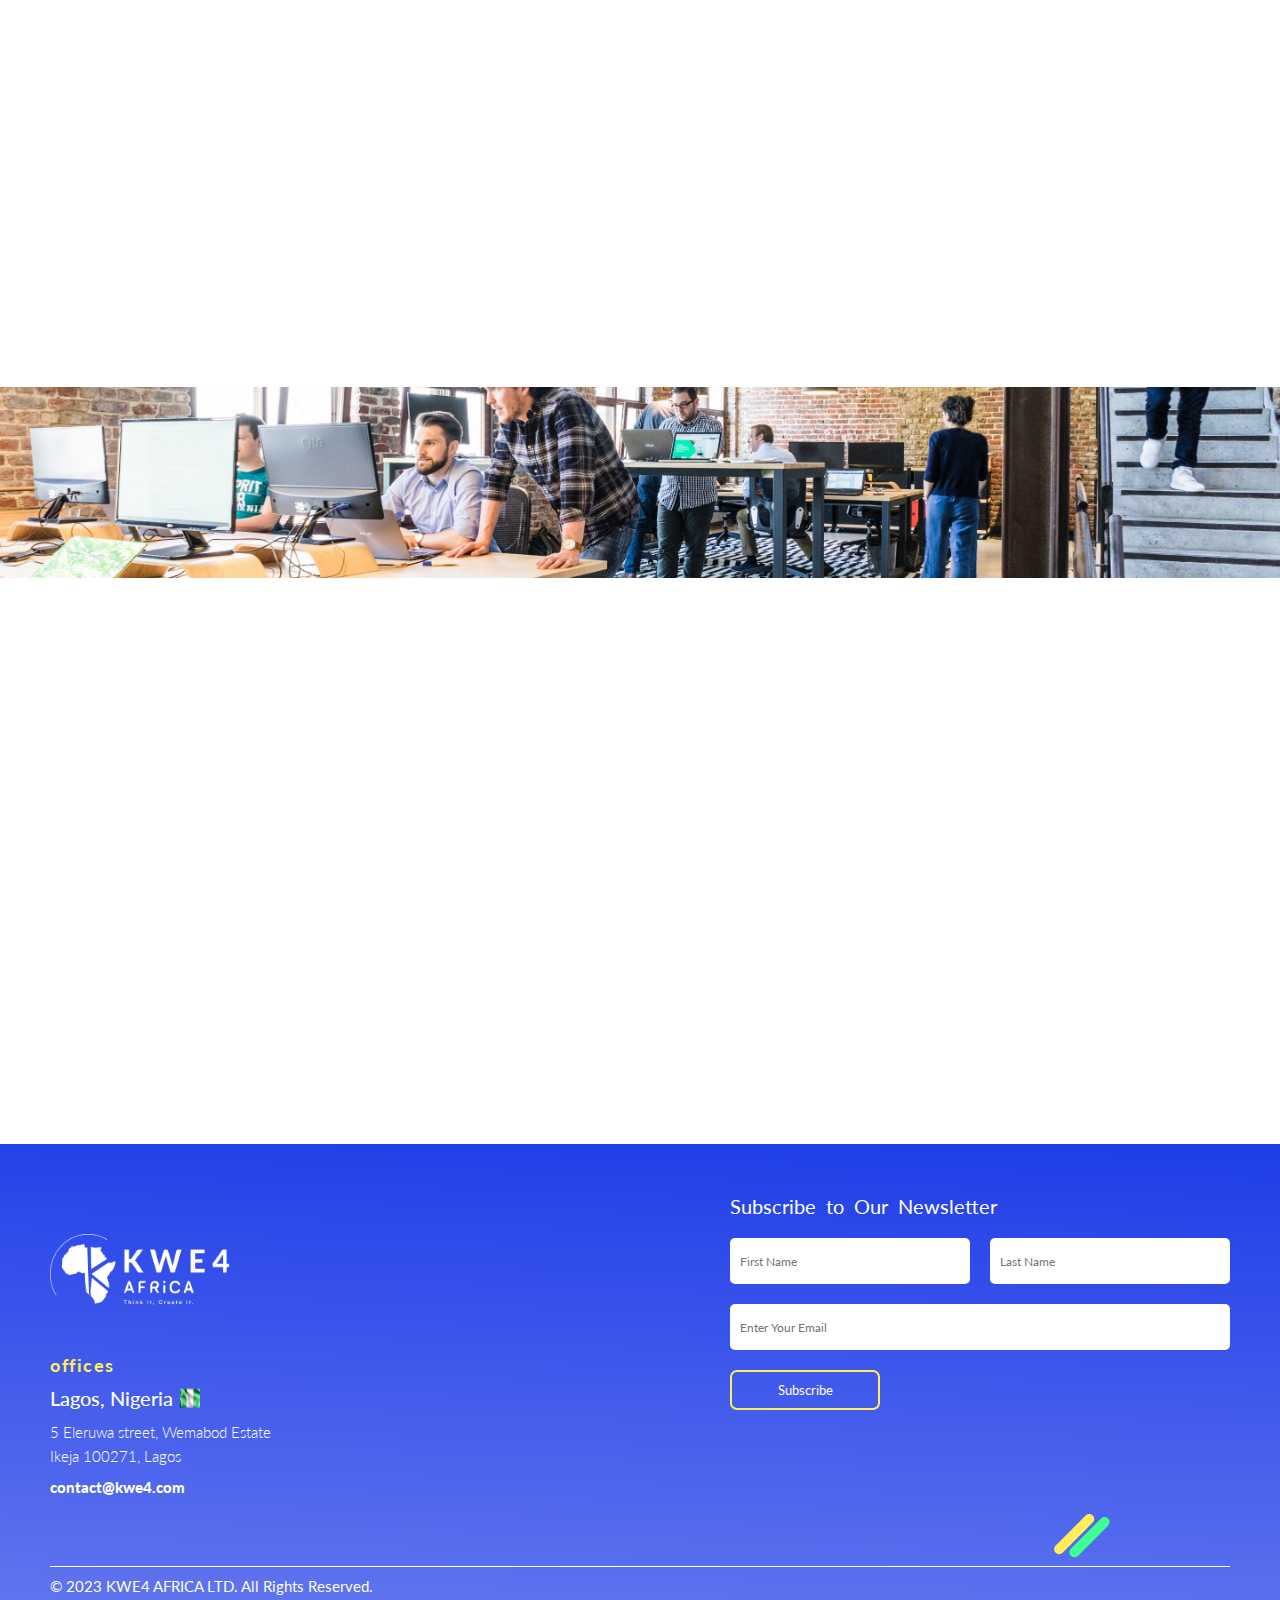
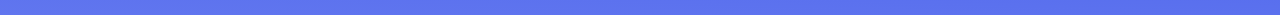
<file: aboutUs.html>
<!DOCTYPE html>
<html lang="en">
	<head>
		<meta charset="UTF-8" />
		<!-- <meta name="viewport" content="width=device-width, initial-scale=1.0" /> -->
		<meta
			name="viewport"
			content="width=device-width, initial-scale=1 maximum-scale=1.0, user-scalable=no"
		/>
		<title>Codar Website - About Us</title>

		<link href="https://unpkg.com/aos@2.3.1/dist/aos.css" rel="stylesheet" />

		<!-- 
            - CSS STYLESHEET LINK
         -->
		<link rel="stylesheet" href="css/header.css" />
		<link rel="stylesheet" href="css/about.css" />
		<link rel="stylesheet" href="css/footer.css" />

		<!-- 
            - FONT AWESOME CDN LINK
         -->
		<link
			rel="stylesheet"
			href="https://cdnjs.cloudflare.com/ajax/libs/font-awesome/6.4.2/css/all.min.css"
			integrity="sha512-z3gLpd7yknf1YoNbCzqRKc4qyor8gaKU1qmn+CShxbuBusANI9QpRohGBreCFkKxLhei6S9CQXFEbbKuqLg0DA=="
			crossorigin="anonymous"
			referrerpolicy="no-referrer"
		/>

		<!-- 
			 - FONT FAMILY - AVENIR
		 -->
		<link href="https://fonts.cdnfonts.com/css/avenir" rel="stylesheet" />
	</head>
	<body>
		<header>
			<a href="#" class="logo">
				<img src="img/header-logo.png" alt="codar logo" class="logo-img" />
			</a>

			<ul class="nav">
				<li class="nav-list"><a href="index.html" class="nav-item">Home</a></li>
				<li class="nav-list">
					<a href="#" class="nav-item"
						>Company <i class="fa-solid fa-caret-down"></i
					></a>

					<div class="submenu submenu__1">
						<a href="aboutUs.html">About Us</a>
						<a href="people.html">Our People</a>
						<a href="career.html">Careers</a>
					</div>
				</li>
				<li class="nav-list">
					<a href="startups.html" class="nav-item">Startups</a>
				</li>

				<li class="nav-list">
					<a href="#" class="nav-item"
						>Apply <i class="fa-solid fa-caret-down"></i
					></a>

					<div class="submenu submenu__2">
						<a href="mvp-studio2.html">Apply as Startups</a>
						<a href="#">Apply as Founders</a>
					</div>
				</li>
				<li class="nav-list">
					<a href="#" class="nav-item">Community</a>
				</li>
				<li class="nav-list">
					<a href="#" class="nav-item">Events</a>
				</li>

				<li class="nav-list">
					<a href="#" class="nav-item">Blogs</a>
				</li>
			</ul>

			<!-- NAV FOR SMALL SCREENS -->
			<ul class="nav-mobile">
				<li class="nav__mobile-list">
					<a href="index.html" class="nav__mobile-item">Home</a>
				</li>
				<li class="nav__mobile-list menu-item-has-children">
					<a href="#" class="nav__mobile-item" data-toggle="submenu"
						>Company <i class="fa-solid fa-caret-down"></i
					></a>

					<div class="submenu submenu__1">
						<a href="aboutUs.html">About Us</a>
						<a href="people.html">Our People</a>
						<a href="career.html">Careers</a>
					</div>
				</li>
				<li class="nav__mobile-list">
					<a href="startups.html" class="nav__mobile-item">Startups</a>
				</li>

				<li class="nav__mobile-list menu-item-has-children">
					<a href="#" class="nav__mobile-item" data-toggle="submenu"
						>Apply <i class="fa-solid fa-caret-down"></i
					></a>

					<div class="submenu submenu__2">
						<a href="mvp-studio2.html">Apply as Startups</a>
						<a href="#">Apply as Founders</a>
					</div>
				</li>
				<li class="nav__mobile-list">
					<a href="#" class="nav__mobile-item">Community</a>
				</li>
				<li class="nav__mobile-list">
					<a href="#" class="nav__mobile-item" data-toggle="submenu">Events</a>
				</li>
				<li class="nav__mobile-list">
					<a href="#" class="nav__mobile-item" data-toggle="submenu">Blogs</a>
				</li>
			</ul>

			<div class="menubar">
				<i class="fa-solid fa-bars"></i>
			</div>
		</header>

		<!-- HERO SECTION -->
		<section class="hero-container">
			<img src="img/about-heroGlobe.png" alt="" class="hero-globe" />
			<div class="hero-left" data-aos="fade-right" data-aos-duration="2000">
				<img src="img/stroke.svg" alt="stroke image" class="hero-stroke" />
				<h1>Our Story</h1>

				<p>
					We groom promising African startups poised for global success and
					positive influence. As a team, we architect every product iteration,
					employing user-centric and market-centred design principles to
					optimize the adoption of our products. Our mission is to empower
					innovative ventures that resonate on a global scale.
				</p>
			</div>

			<div class="hero-right" data-aos="fade-left" data-aos-duration="2000">
				<img src="img/about-heroImg.png" alt="Hero image" />
			</div>
		</section>
		<!-- HERO SECTION ENDS HERE -->

		<!-- WHO ARE WE SECTION -->
		<section class="about__us">
			<div class="about__us-top">
				<div
					class="about__us-top-left"
					data-aos="fade-right"
					data-aos-duration="2000"
				>
					<img src="img/about-globeImg.png" alt="" />
				</div>

				<div
					class="about__us-top-right"
					data-aos="fade-left"
					data-aos-duration="2000"
				>
					<p class="about__heading-text">
						What <span class="about__span">We</span> Do
					</p>

					<p>
						Our team continuously craft product iterations and engages with our
						target audience to swiftly validate our concepts and optimize our
						distribution strategies.
					</p>

					<p>
						Much more than product design, our team build startups from the
						ground up, determining their market appeal, business model and
						corporate management. We manage startups from the stage of ideation
						to creation. We oversee startups from ideation through to inception.
					</p>

					<p>
						We actively explore optimal exit strategies for our founders,
						harnessing the potential of mergers and acquisitions, stock sales,
						or buyouts.
					</p>
				</div>
			</div>

			<div class="about__us-middle" data-aos="fade-up" data-aos-duration="1000">
				<div class="about__us-middle-left">
					<h3>Our Vision</h3>
					<p>
						Empowering startups with exceptional potential to ascend to the
						summit, where they become irresistible to prominent Venture
						Capitalists and Investors. Our vision is to nurture Unicorns,
						setting new innovation, value, and impact benchmarks in the tech
						ecosystem.
					</p>
				</div>
				<div class="about__us-middle-right">
					<h3>What Drives Us</h3>
					<p>
						Our relentless commitment to fostering innovation, propelling
						visionary startups to their fullest potential, and catalyzing their
						journey to unicorn status in the dynamic world of technology and
						entrepreneurship. We are inspired by the transformative impact of
						cutting-edge ideas and the thrill of creating transgenerational
						success stories.
					</p>
				</div>
			</div>

			<div class="about__us-bottom">
				<img src="img/about-bgImg.png" alt="" />
			</div>
		</section>
		<!-- WHO ARE WE SECTION ENDS HERE -->

		<!-- BELIEF SECTION -->
		<div class="belief__container">
			<div
				class="belief__head-wrapper"
				data-aos="zoom-in"
				data-aos-duration="2000"
			>
				<p class="belief__heading-title">
					Our <span class="belief__span">Beliefs</span>
				</p>
				<p class="belief__heading-text">
					We are committed to delivering value that is community PROVEN
				</p>
			</div>

			<div class="grid__belief">
				<div
					class="grid__belief-item"
					data-aos="fade-up"
					data-aos-duration="2000"
				>
					<h3>Professionalism</h3>
					<p>
						By virtue of our expertise and seasoned professionalism, we impact a
						life-changing quality
					</p>
				</div>
				<div
					class="grid__belief-item"
					data-aos="fade-up"
					data-aos-duration="2000"
					data-aos-delay="200"
				>
					<h3>Responsibility</h3>
					<p>Promptitude and Accountability are our mainstay!</p>
				</div>
				<div
					class="grid__belief-item"
					data-aos="fade-up"
					data-aos-duration="2000"
					data-aos-delay="400"
				>
					<h3>Open-Mindedness</h3>
					<p>
						No matter who we work with, we never stop creating, capturing, and
						delivering value at 100%.
					</p>
				</div>
				<div
					class="grid__belief-item"
					data-aos="fade-up"
					data-aos-duration="2000"
					data-aos-delay="600"
				>
					<h3>Value</h3>
					<p>
						No matter who we are working with, we never stop to create, capture
						and deliver value at 100%
					</p>
				</div>
				<div
					class="grid__belief-item"
					data-aos="fade-up"
					data-aos-duration="2000"
					data-aos-delay="800"
				>
					<h3>Equity</h3>
					<p>
						We are equitable, we believe everyone should get a fair share of any
						business we work on
					</p>
				</div>
				<div
					class="grid__belief-item"
					data-aos="fade-up"
					data-aos-duration="2000"
					data-aos-delay="1000"
				>
					<h3>New Ideas</h3>
					<p>
						We believe in enterprise and the spark of breakthrough ideas that is
						driven by curiosity, innovation and technology.
					</p>
				</div>
			</div>
		</div>
		<!-- BELIEF SECTION ENDS HERE -->
		<footer>
			<div class="footer__contents">
				<div class="footer__left">
					<a href="#" class="logo">
						<img src="img/footer-logo.png" alt="codar logo" class="logo-img" />
					</a>

					<div class="footer__address">
						<h5 class="address__heading">offices</h5>
						<p class="address__country">
							Lagos, Nigeria
							<img src="img/nigeria.png" alt="image" class="nigeria__img" />
						</p>

						<p class="address__location">
							5 Eleruwa street, Wemabod Estate <br />
							Ikeja 100271, Lagos
						</p>

						<p class="address__email">contact@kwe4.com</p>

						<div class="address__icons">
							<i class="fa-brands fa-linkedin-in"></i>
							<i class="fa-brands fa-instagram"></i>
							<i class="fa-brands fa-x-twitter"></i>
						</div>
					</div>
				</div>

				<div class="footer__right">
					<p class="subscribe">Subscribe to Our Newsletter</p>

					<form class="footer__form">
						<div class="form__text--input">
							<input
								type="text"
								placeholder="First Name"
								class="form__firstname"
							/>
							<input
								type="text"
								placeholder="Last Name"
								class="form__lastname"
							/>
						</div>
						<div class="form__email-wrapper">
							<input
								type="end"
								placeholder="Enter Your Email"
								class="form__email"
							/>
						</div>

						<button class="form__btn">Subscribe</button>
					</form>
				</div>
				<img src="img/stroke.svg" alt="stroke" class="footer-stroke" />
			</div>

			<p class="footer__copyright">
				&copy; 2023 KWE4 AFRICA LTD. All Rights Reserved.
			</p>
		</footer>

		<script src="https://unpkg.com/aos@2.3.1/dist/aos.js"></script>
		<script>
			AOS.init({
				once: true,
			});
		</script>

		<script src="js/script.js"></script>
	</body>
</html>
</file>
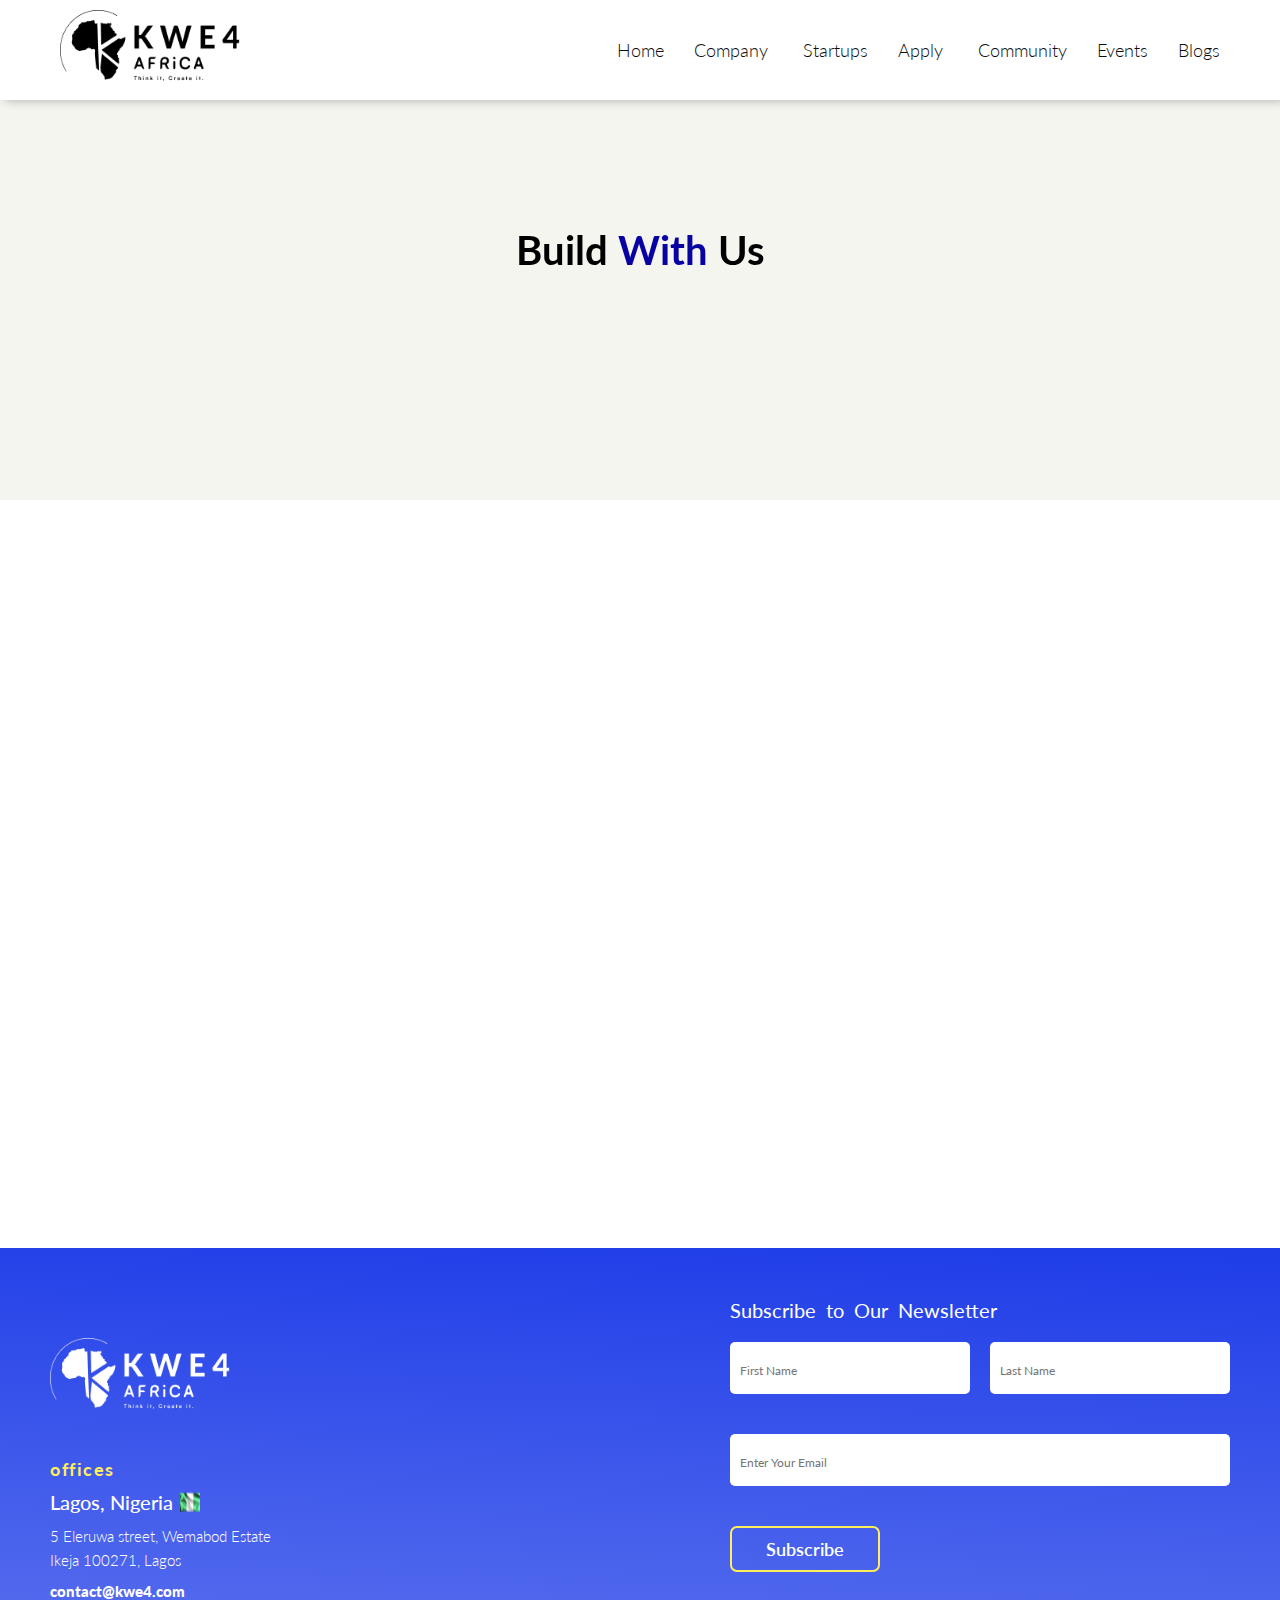
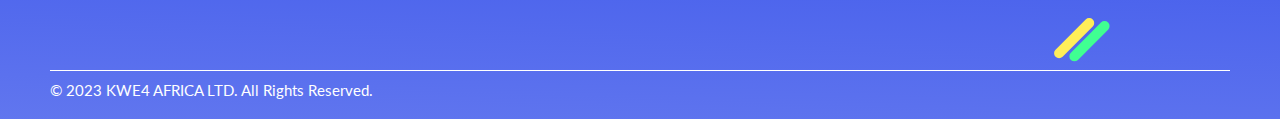
<file: build.html>
<!DOCTYPE html>
<html lang="en">
	<head>
		<meta charset="UTF-8" />
		<meta name="viewport" content="width=device-width, initial-scale=1.0" />
		<title>BUILD PAGE</title>

		<link href="https://unpkg.com/aos@2.3.1/dist/aos.css" rel="stylesheet" />

		<link rel="stylesheet" href="css/header.css" />
		<link rel="stylesheet" href="css/form.css" />
		<link rel="stylesheet" href="css/footer.css" />

		<link
			rel="stylesheet"
			href="https://cdnjs.cloudflare.com/ajax/libs/font-awesome/6.4.2/css/all.min.css"
			integrity="sha512-z3gLpd7yknf1YoNbCzqRKc4qyor8gaKU1qmn+CShxbuBusANI9QpRohGBreCFkKxLhei6S9CQXFEbbKuqLg0DA=="
			crossorigin="anonymous"
			referrerpolicy="no-referrer"
		/>
	</head>
	<body>
		<header>
			<a href="#" class="logo">
				<img src="img/header-logo.png" alt="codar logo" class="logo-img" />
			</a>

			<ul class="nav">
				<li class="nav-list"><a href="index.html" class="nav-item">Home</a></li>
				<li class="nav-list">
					<a href="#" class="nav-item"
						>Company <i class="fa-solid fa-caret-down"></i
					></a>

					<div class="submenu submenu__1">
						<a href="aboutUs.html">About Us</a>
						<a href="people.html">Our People</a>
						<a href="career.html">Careers</a>
					</div>
				</li>
				<li class="nav-list">
					<a href="startups.html" class="nav-item">Startups</a>
				</li>

				<li class="nav-list">
					<a href="#" class="nav-item"
						>Apply <i class="fa-solid fa-caret-down"></i
					></a>

					<div class="submenu submenu__2">
						<a href="mvp-studio2.html">Apply as Startups</a>
						<a href="#">Apply as Founders</a>
					</div>
				</li>
				<li class="nav-list">
					<a href="#" class="nav-item">Community</a>
				</li>
				<li class="nav-list">
					<a href="#" class="nav-item">Events</a>
				</li>

				<li class="nav-list">
					<a href="#" class="nav-item">Blogs</a>
				</li>
			</ul>

			<!-- NAV FOR SMALL SCREENS -->
			<ul class="nav-mobile">
				<li class="nav__mobile-list">
					<a href="index.html" class="nav__mobile-item">Home</a>
				</li>
				<li class="nav__mobile-list menu-item-has-children">
					<a href="#" class="nav__mobile-item" data-toggle="submenu"
						>Company <i class="fa-solid fa-caret-down"></i
					></a>

					<div class="submenu submenu__1">
						<a href="aboutUs.html">About Us</a>
						<a href="people.html">Our People</a>
						<a href="career.html">Careers</a>
					</div>
				</li>
				<li class="nav__mobile-list">
					<a href="startups.html" class="nav__mobile-item">Startups</a>
				</li>

				<li class="nav__mobile-list menu-item-has-children">
					<a href="#" class="nav__mobile-item" data-toggle="submenu"
						>Apply <i class="fa-solid fa-caret-down"></i
					></a>

					<div class="submenu submenu__2">
						<a href="mvp-studio2.html">Apply as Startups</a>
						<a href="#">Apply as Founders</a>
					</div>
				</li>
				<li class="nav__mobile-list">
					<a href="#" class="nav__mobile-item">Community</a>
				</li>
				<li class="nav__mobile-list">
					<a href="#" class="nav__mobile-item" data-toggle="submenu">Events</a>
				</li>
				<li class="nav__mobile-list">
					<a href="#" class="nav__mobile-item" data-toggle="submenu">Blogs</a>
				</li>
			</ul>

			<div class="menubar">
				<i class="fa-solid fa-bars"></i>
			</div>
		</header>
		<section class="hero-container">
			<h1 class="form__header-text" data-aos="zoom-in" data-aos-duration="2000">
				Build <span>With</span> Us
			</h1>
		</section>

		<section class="form__section">
			<div class="form__container">
				<form>
					<input type="text" placeholder="First Name" class="firstname" />
					<input type="text" placeholder="Last Name" class="lastname" />

					<input type="end" placeholder="Enter Your Email" class="email" />

					<textarea
						name=""
						id=""
						cols="30"
						rows="10"
						placeholder="Leave a message"
					></textarea>
					<button class="submit__btn">Submit</button>
				</form>
			</div>
		</section>
		<footer>
			<div class="footer__contents">
				<div class="footer__left">
					<a href="#" class="logo">
						<img src="img/footer-logo.png" alt="codar logo" class="logo-img" />
					</a>

					<div class="footer__address">
						<h5 class="address__heading">offices</h5>
						<p class="address__country">
							Lagos, Nigeria
							<img src="img/nigeria.png" alt="image" class="nigeria__img" />
						</p>

						<p class="address__location">
							5 Eleruwa street, Wemabod Estate <br />
							Ikeja 100271, Lagos
						</p>

						<p class="address__email">contact@kwe4.com</p>

						<div class="address__icons">
							<i class="fa-brands fa-linkedin-in"></i>
							<i class="fa-brands fa-instagram"></i>
							<i class="fa-brands fa-x-twitter"></i>
						</div>
					</div>
				</div>

				<div class="footer__right">
					<p class="subscribe">Subscribe to Our Newsletter</p>

					<form class="footer__form">
						<div class="form__text--input">
							<input
								type="text"
								placeholder="First Name"
								class="form__firstname"
							/>
							<input
								type="text"
								placeholder="Last Name"
								class="form__lastname"
							/>
						</div>
						<div class="form__email-wrapper">
							<input
								type="end"
								placeholder="Enter Your Email"
								class="form__email"
							/>
						</div>

						<button class="form__btn">Subscribe</button>
					</form>
				</div>
				<img src="img/stroke.svg" alt="stroke" class="footer-stroke" />
			</div>

			<p class="footer__copyright">
				&copy; 2023 KWE4 AFRICA LTD. All Rights Reserved.
			</p>
		</footer>

		<script src="https://unpkg.com/aos@2.3.1/dist/aos.js"></script>
		<script>
			AOS.init({
				once: true,
			});
		</script>

		<script src="js/script.js"></script>
	</body>
</html>
</file>
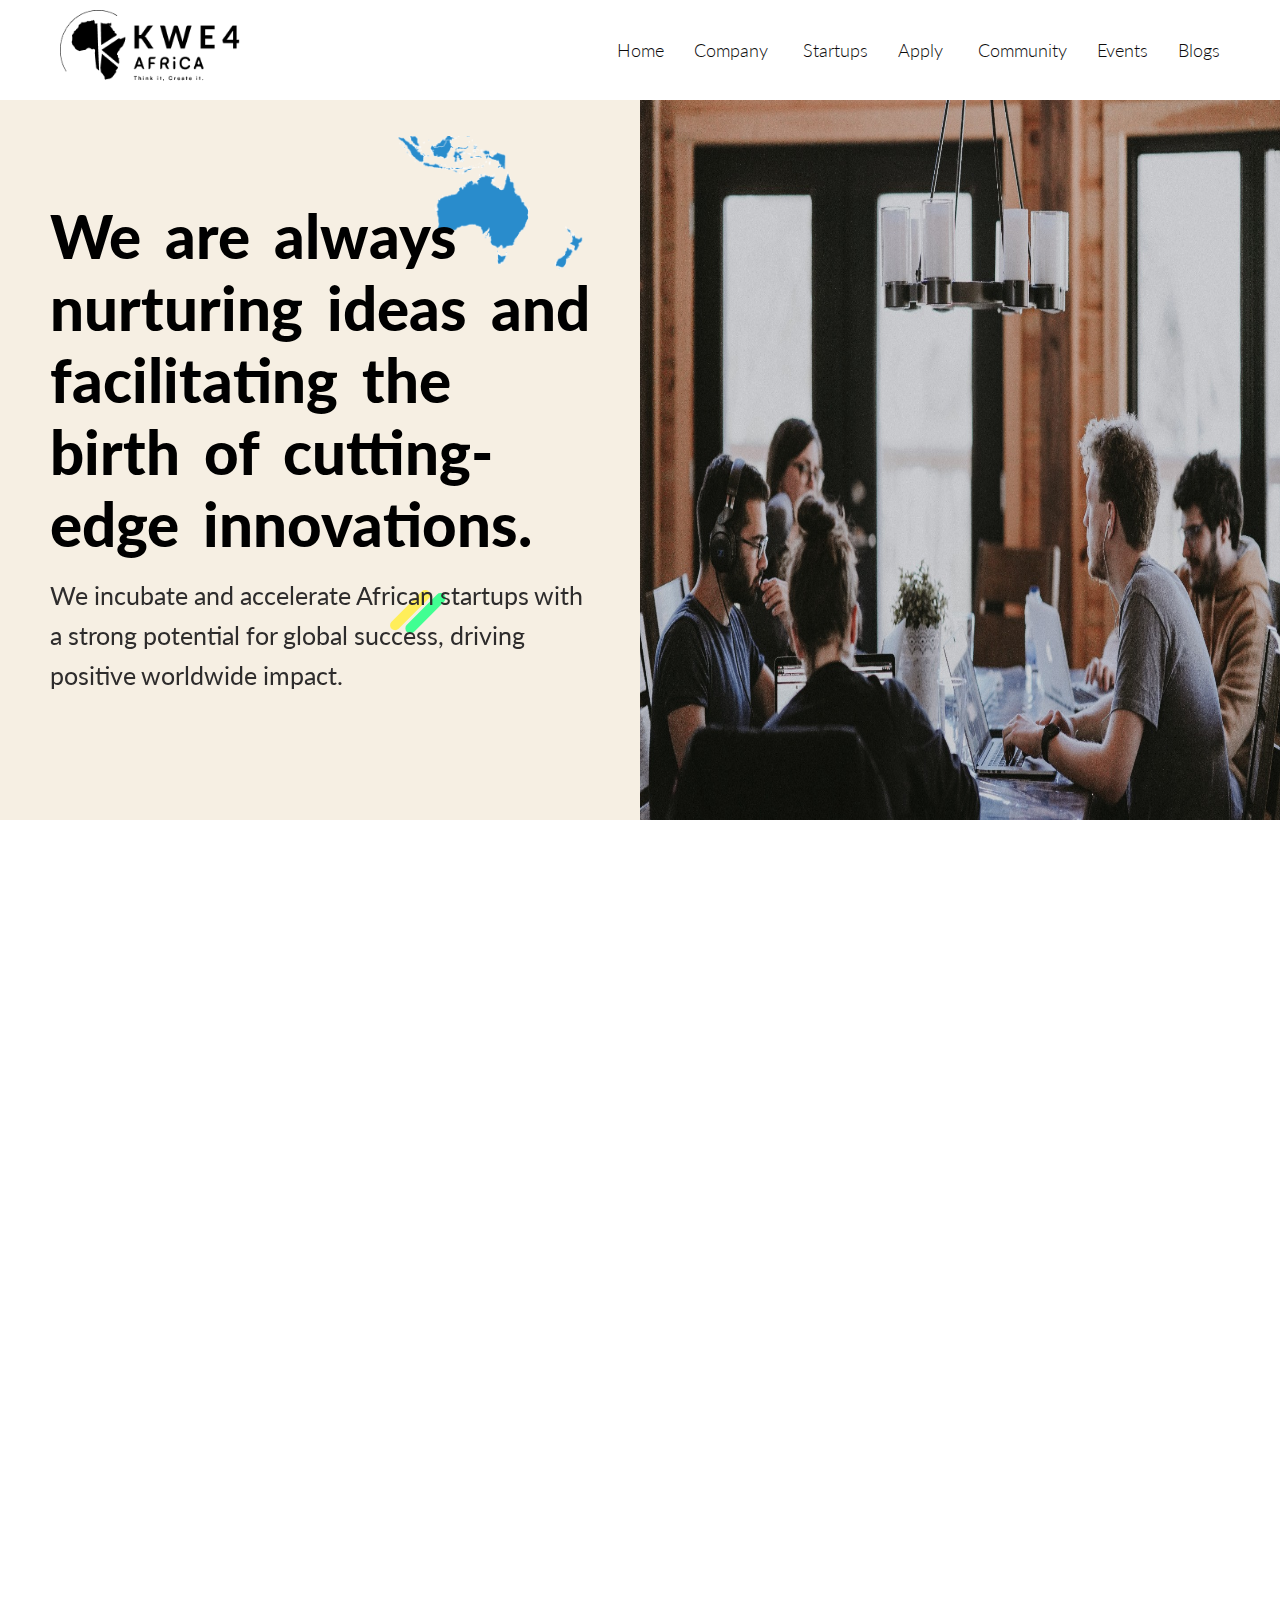
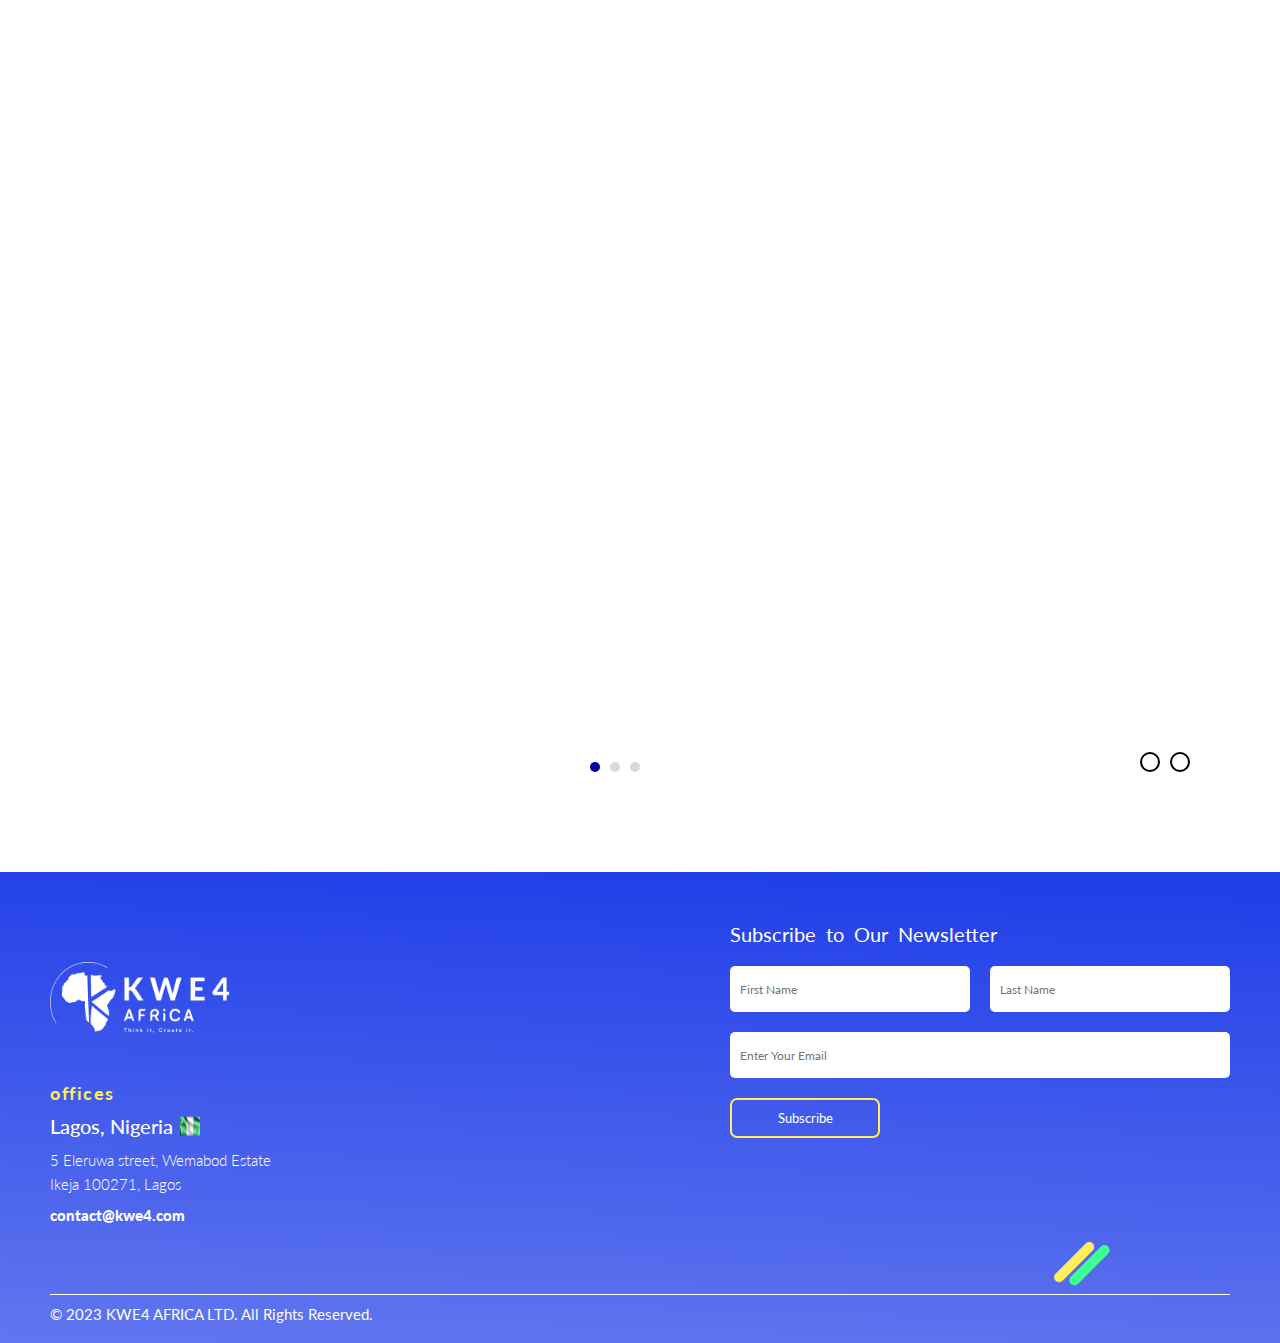
<file: career.html>
<!DOCTYPE html>
<html lang="en">
	<head>
		<meta charset="UTF-8" />
		<!-- <meta name="viewport" content="width=device-width, initial-scale=1.0" /> -->
		<meta
			name="viewport"
			content="width=device-width, initial-scale=1 maximum-scale=1.0, user-scalable=no"
		/>
		<title>Codar Website - CAREER</title>

		<link href="https://unpkg.com/aos@2.3.1/dist/aos.css" rel="stylesheet" />

		<!-- 
            - CSS STYLESHEET LINK
         -->
		<link rel="stylesheet" href="css/header.css" />
		<link rel="stylesheet" href="css/career.css" />
		<link rel="stylesheet" href="css/footer.css" />

		<!-- 
            - FONT AWESOME CDN LINK
         -->
		<link
			rel="stylesheet"
			href="https://cdnjs.cloudflare.com/ajax/libs/font-awesome/6.4.2/css/all.min.css"
			integrity="sha512-z3gLpd7yknf1YoNbCzqRKc4qyor8gaKU1qmn+CShxbuBusANI9QpRohGBreCFkKxLhei6S9CQXFEbbKuqLg0DA=="
			crossorigin="anonymous"
			referrerpolicy="no-referrer"
		/>

		<!-- 
			 - FONT FAMILY - AVENIR
		 -->
		<link href="https://fonts.cdnfonts.com/css/avenir" rel="stylesheet" />
	</head>
	<body>
		<header>
			<a href="#" class="logo">
				<img src="img/header-logo.png" alt="codar logo" class="logo-img" />
			</a>

			<ul class="nav">
				<li class="nav-list"><a href="index.html" class="nav-item">Home</a></li>
				<li class="nav-list">
					<a href="#" class="nav-item"
						>Company <i class="fa-solid fa-caret-down"></i
					></a>

					<div class="submenu submenu__1">
						<a href="aboutUs.html">About Us</a>
						<a href="people.html">Our People</a>
						<a href="career.html">Careers</a>
					</div>
				</li>
				<li class="nav-list">
					<a href="startups.html" class="nav-item">Startups</a>
				</li>

				<li class="nav-list">
					<a href="#" class="nav-item"
						>Apply <i class="fa-solid fa-caret-down"></i
					></a>

					<div class="submenu submenu__2">
						<a href="mvp-studio2.html">Apply as Startups</a>
						<a href="#">Apply as Founders</a>
					</div>
				</li>
				<li class="nav-list">
					<a href="#" class="nav-item">Community</a>
				</li>
				<li class="nav-list">
					<a href="#" class="nav-item">Events</a>
				</li>

				<li class="nav-list">
					<a href="#" class="nav-item">Blogs</a>
				</li>
			</ul>

			<!-- NAV FOR SMALL SCREENS -->
			<ul class="nav-mobile">
				<li class="nav__mobile-list">
					<a href="index.html" class="nav__mobile-item">Home</a>
				</li>
				<li class="nav__mobile-list menu-item-has-children">
					<a href="#" class="nav__mobile-item" data-toggle="submenu"
						>Company <i class="fa-solid fa-caret-down"></i
					></a>

					<div class="submenu submenu__1">
						<a href="aboutUs.html">About Us</a>
						<a href="people.html">Our People</a>
						<a href="career.html">Careers</a>
					</div>
				</li>
				<li class="nav__mobile-list">
					<a href="startups.html" class="nav__mobile-item" data-toggle="submenu"
						>Startups</a
					>
				</li>

				<li class="nav__mobile-list menu-item-has-children">
					<a href="#" class="nav__mobile-item" data-toggle="submenu"
						>Apply <i class="fa-solid fa-caret-down"></i
					></a>

					<div class="submenu submenu__2">
						<a href="mvp-studio2.html">Apply as Startups</a>
						<a href="#">Apply as Founders</a>
					</div>
				</li>
				<li class="nav__mobile-list">
					<a href="#" class="nav__mobile-item" data-toggle="submenu"
						>Community</a
					>
				</li>
				<li class="nav__mobile-list">
					<a href="#" class="nav__mobile-item" data-toggle="submenu">Events</a>
				</li>
				<li class="nav__mobile-list">
					<a href="#" class="nav__mobile-item" data-toggle="submenu">Blogs</a>
				</li>
			</ul>

			<div class="menubar">
				<i class="fa-solid fa-bars"></i>
			</div>
		</header>
		<section class="hero-container">
			<img src="img/about-heroGlobe.png" alt="image" class="hero-globe" />
			<div class="hero-left" data-aos="fade-right" data-aos-duration="2000">
				<img src="img/stroke.svg" alt="stroke image" class="hero-stroke" />
				<h1>
					We are always nurturing ideas and facilitating the birth of
					cutting-edge innovations.
				</h1>

				<p>
					We incubate and accelerate African startups with a strong potential
					for global success, driving positive worldwide impact.
				</p>
			</div>

			<div class="hero-right" data-aos="fade-left" data-aos-duration="2000">
				<img src="img/career.jpg" alt="Hero image" />
			</div>
		</section>

		<section class="position__container">
			<h1 class="position-heading" data-aos="zoom-in" data-aos-duration="2000">
				Open Positions
			</h1>

			<img
				src="img/career-line.png"
				alt=""
				class="career-line"
				data-aos="fade-left"
				data-aos-duration="2000"
			/>

			<div class="position" data-aos="fade-up" data-aos-duration="2000">
				<h3>Our Accelerator</h3>
				<p>
					We foster the growth of African startups that are highly likely to
					achieve global success while making a positive and sustainable impact.
				</p>

				<a href="#" class="position__link">
					Views
					<i class="fa-solid fa-arrow-right"></i>
				</a>
			</div>
		</section>

		<section class="people__container">
			<p
				class="people__heading-text"
				data-aos="zoom-in"
				data-aos-duration="2000"
			>
				<span class="people__span">Perks</span> of Working With Us
			</p>

			<div class="perks__content-container">
				<div class="perks__content" data-aos="fade-up" data-aos-duration="2000">
					<h3 class="perks__title">Access to Exclusive Insights</h3>
					<p class="perks__text">
						Partnering with us means gaining access to a wealth of industry
						knowledge and expert guidance, offering invaluable insights into the
						dynamic tech startup landscape.
					</p>
				</div>
				<div
					class="perks__content"
					data-aos="fade-up"
					data-aos-duration="2000"
					data-aos-delay="500"
				>
					<h3 class="perks__title">Accelerated Growth Trajectory</h3>
					<p class="perks__text">
						We provide startups the support and resources they need to
						fast-track their journey from ideation to success, reducing
						time-to-market and optimizing their path to scalability.
					</p>
				</div>
				<div
					class="perks__content"
					data-aos="fade-up"
					data-aos-duration="2000"
					data-aos-delay="1000"
				>
					<h3 class="perks__title">Global Reach and Network</h3>
					<p class="perks__text">
						Collaborate with us and tap into a vast network of international
						connections, opening doors to diverse markets and investment
						opportunities, ultimately expanding your startup's horizons.
					</p>
				</div>
			</div>

			<div class="people__slider-container">
				<div class="people__slides">
					<div
						class="people__slide"
						data-aos="fade-up"
						data-aos-duration="2000"
					>
						<div class="people__img">
							<img src="img/career-1.png" alt="" />
						</div>

						<div class="people__details">
							<div class="people__content">
								<p class="people__slide-title">Lorem Ipsum</p>
								<p class="people__slide-text">
									We create African startups that have a great chance of success
									and make a positive impact worldwide.
								</p>
							</div>
						</div>
					</div>

					<div
						class="people__slide"
						data-aos="fade-up"
						data-aos-duration="2000"
						data-aos-delay="500"
					>
						<div class="people__img">
							<img src="img/career-2.png" alt="" />
						</div>

						<div class="people__details">
							<div class="people__content">
								<p class="people__slide-title">Lorem Ipsum</p>
								<p class="people__slide-text">
									We create African startups that have a great chance of success
									and make a positive impact worldwide.
								</p>
							</div>
						</div>
					</div>

					<div
						class="people__slide"
						data-aos="fade-up"
						data-aos-duration="2000"
						data-aos-delay="1000"
					>
						<div class="people__img">
							<img src="img/career-3.png" alt="" />
						</div>

						<div class="people__details">
							<div class="people__content">
								<p class="people__slide-title">Lorem Ipsum</p>
								<p class="people__slide-text">
									We create African startups that have a great chance of success
									and make a positive impact worldwide.
								</p>
							</div>
						</div>
					</div>
				</div>

				<div class="slider__pagination">
					<span class="active dot"></span>
					<span class="dot"></span>
					<span class="dot"></span>
				</div>

				<div class="slider__navigation">
					<span class="left__navigation">
						<i class="fa-solid fa-arrow-left"></i>
					</span>

					<span class="right__navigation">
						<i class="fa-solid fa-arrow-right"></i>
					</span>
				</div>
			</div>
		</section>

		<footer>
			<div class="footer__contents">
				<div class="footer__left">
					<a href="#" class="logo">
						<img src="img/footer-logo.png" alt="codar logo" class="logo-img" />
					</a>

					<div class="footer__address">
						<h5 class="address__heading">offices</h5>
						<p class="address__country">
							Lagos, Nigeria
							<img src="img/nigeria.png" alt="image" class="nigeria__img" />
						</p>

						<p class="address__location">
							5 Eleruwa street, Wemabod Estate <br />
							Ikeja 100271, Lagos
						</p>

						<p class="address__email">contact@kwe4.com</p>

						<div class="address__icons">
							<i class="fa-brands fa-linkedin-in"></i>
							<i class="fa-brands fa-instagram"></i>
							<i class="fa-brands fa-x-twitter"></i>
						</div>
					</div>
				</div>

				<div class="footer__right">
					<p class="subscribe">Subscribe to Our Newsletter</p>

					<form class="footer__form">
						<div class="form__text--input">
							<input
								type="text"
								placeholder="First Name"
								class="form__firstname"
							/>
							<input
								type="text"
								placeholder="Last Name"
								class="form__lastname"
							/>
						</div>
						<div class="form__email-wrapper">
							<input
								type="end"
								placeholder="Enter Your Email"
								class="form__email"
							/>
						</div>

						<button class="form__btn">Subscribe</button>
					</form>
				</div>
				<img src="img/stroke.svg" alt="stroke" class="footer-stroke" />
			</div>

			<p class="footer__copyright">
				&copy; 2023 KWE4 AFRICA LTD. All Rights Reserved.
			</p>
		</footer>

		<script src="https://unpkg.com/aos@2.3.1/dist/aos.js"></script>
		<script>
			AOS.init({
				once: true,
			});
		</script>

		<script src="js/script.js"></script>
	</body>
</html>
</file>
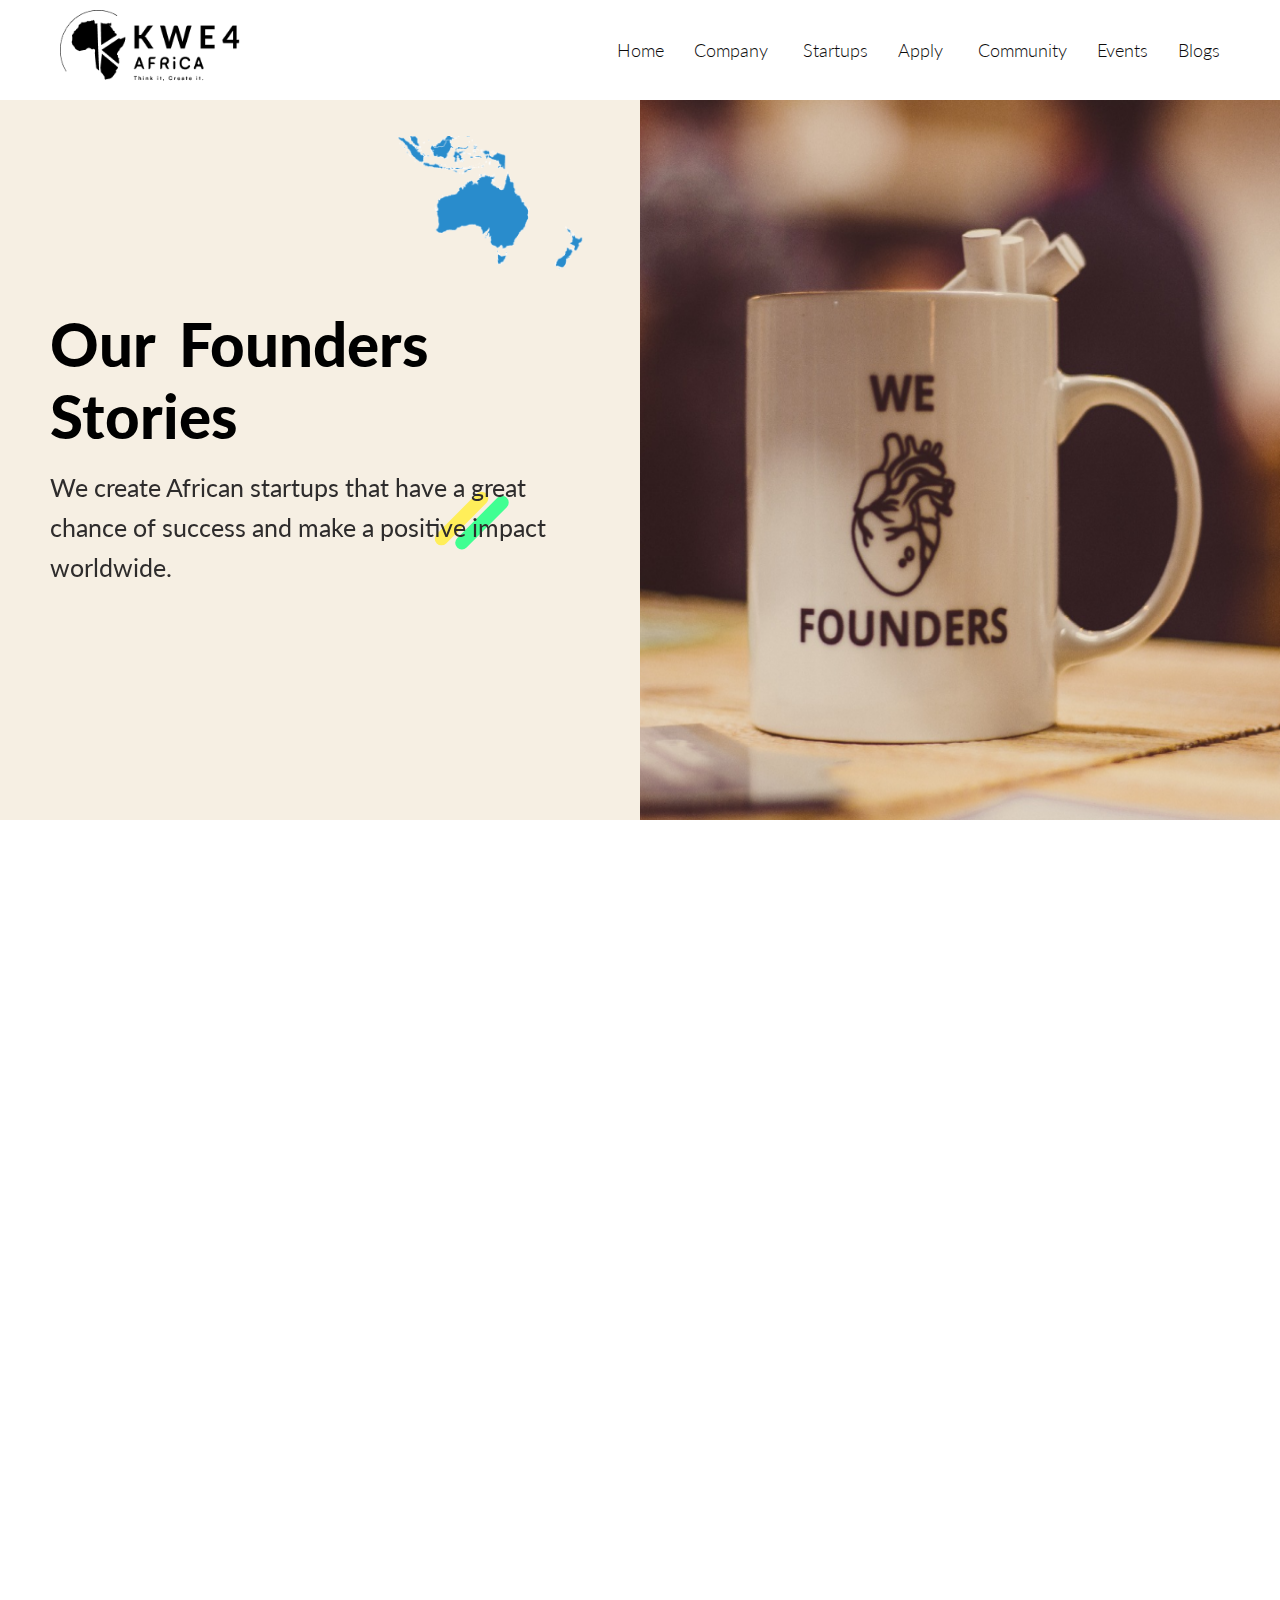
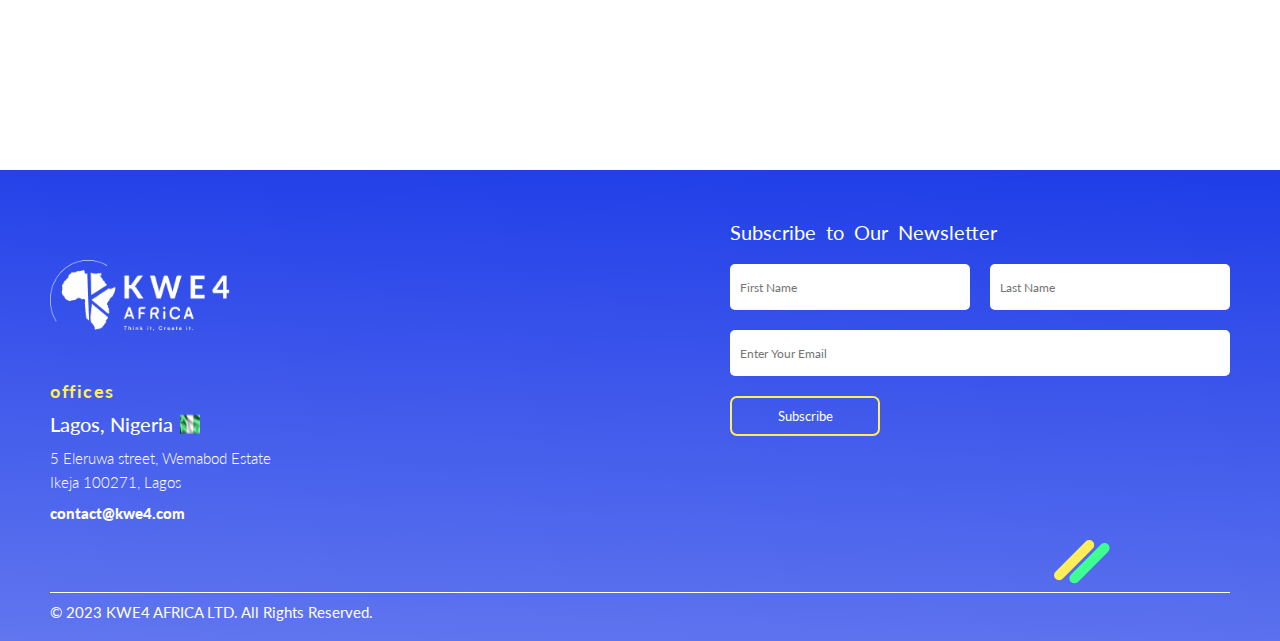
<file: founder.html>
<!DOCTYPE html>
<html lang="en">
	<head>
		<meta charset="UTF-8" />
		<!-- <meta name="viewport" content="width=device-width, initial-scale=1.0" /> -->
		<meta
			name="viewport"
			content="width=device-width, initial-scale=1 maximum-scale=1.0, user-scalable=no"
		/>

		<title>Codar Website - Founder Page</title>

		<link href="https://unpkg.com/aos@2.3.1/dist/aos.css" rel="stylesheet" />

		<!-- 
            - CSS STYLESHEET LINK
         -->
		<link rel="stylesheet" href="css/header.css" />
		<link rel="stylesheet" href="css/founder.css" />
		<link rel="stylesheet" href="css/footer.css" />

		<!-- 
            - FONT AWESOME CDN LINK
         -->
		<link
			rel="stylesheet"
			href="https://cdnjs.cloudflare.com/ajax/libs/font-awesome/6.4.2/css/all.min.css"
			integrity="sha512-z3gLpd7yknf1YoNbCzqRKc4qyor8gaKU1qmn+CShxbuBusANI9QpRohGBreCFkKxLhei6S9CQXFEbbKuqLg0DA=="
			crossorigin="anonymous"
			referrerpolicy="no-referrer"
		/>

		<!-- 
			 - FONT FAMILY - AVENIR
		 -->
		<link href="https://fonts.cdnfonts.com/css/avenir" rel="stylesheet" />
	</head>
	<body>
		<header>
			<a href="#" class="logo">
				<img src="img/header-logo.png" alt="codar logo" class="logo-img" />
			</a>

			<ul class="nav">
				<li class="nav-list"><a href="index.html" class="nav-item">Home</a></li>
				<li class="nav-list">
					<a href="#" class="nav-item"
						>Company <i class="fa-solid fa-caret-down"></i
					></a>

					<div class="submenu submenu__1">
						<a href="aboutUs.html">About Us</a>
						<a href="people.html">Our People</a>
						<a href="career.html">Careers</a>
					</div>
				</li>
				<li class="nav-list">
					<a href="startups.html" class="nav-item">Startups</a>
				</li>

				<li class="nav-list">
					<a href="#" class="nav-item"
						>Apply <i class="fa-solid fa-caret-down"></i
					></a>

					<div class="submenu submenu__2">
						<a href="mvp-studio2.html">Apply as Startups</a>
						<a href="#">Apply as Founders</a>
					</div>
				</li>
				<li class="nav-list">
					<a href="#" class="nav-item">Community</a>
				</li>
				<li class="nav-list">
					<a href="#" class="nav-item">Events</a>
				</li>

				<li class="nav-list">
					<a href="#" class="nav-item">Blogs</a>
				</li>
			</ul>

			<!-- NAV FOR SMALL SCREENS -->
			<ul class="nav-mobile">
				<li class="nav__mobile-list">
					<a href="index.html" class="nav__mobile-item">Home</a>
				</li>
				<li class="nav__mobile-list menu-item-has-children">
					<a href="#" class="nav__mobile-item" data-toggle="submenu"
						>Company <i class="fa-solid fa-caret-down"></i
					></a>

					<div class="submenu submenu__1">
						<a href="aboutUs.html">About Us</a>
						<a href="people.html">Our People</a>
						<a href="career.html">Careers</a>
					</div>
				</li>
				<li class="nav__mobile-list menu-item-has-children">
					<a href="startups.html" class="nav__mobile-item" data-toggle="submenu"
						>Startups</a
					>
				</li>

				<li class="nav__mobile-list">
					<a href="#" class="nav__mobile-item" data-toggle="submenu"
						>Apply <i class="fa-solid fa-caret-down"></i
					></a>

					<div class="submenu submenu__2">
						<a href="mvp-studio2.html">Apply as Startups</a>
						<a href="#">Apply as Founders</a>
					</div>
				</li>
				<li class="nav__mobile-list menu-item-has-children">
					<a href="#" class="nav__mobile-item" data-toggle="submenu"
						>Community</a
					>
				</li>
				<li class="nav__mobile-list menu-item-has-children">
					<a href="#" class="nav__mobile-item" data-toggle="submenu">Events</a>
				</li>
				<li class="nav__mobile-list menu-item-has-children">
					<a href="#" class="nav__mobile-item" data-toggle="submenu">Blogs</a>
				</li>
			</ul>

			<div class="menubar">
				<i class="fa-solid fa-bars"></i>
			</div>
		</header>

		<section class="hero-container">
			<img
				src="img/about-heroGlobe.png"
				alt="image"
				class="hero-globe"
				data-aos="fade-right"
				data-aos-duration="1000"
			/>
			<div class="hero-left" data-aos="fade-right" data-aos-duration="2000">
				<img src="img/stroke.svg" alt="stroke image" class="hero-stroke" />
				<h1>Our Founders Stories</h1>

				<p>
					We create African startups that have a great chance of success and
					make a positive impact worldwide.
				</p>
			</div>

			<div class="hero-right" data-aos="fade-left" data-aos-duration="2000">
				<img src="img/founderHero.png" alt="Hero image" />
			</div>
		</section>

		<section class="founder__container">
			<div class="founder__gallery-container">
				<div
					class="founder__gallery"
					data-aos="fade-up"
					data-aos-duration="2000"
				>
					<div class="founder__gallery-head">
						<img src="img/founder-1.svg" alt="image" class="gallery__img" />
						<div class="founder__gallery-head-text">
							<h4 class="founder__name">Albert Flores</h4>
							<p class="founder__role">Co-Founder, jghertw</p>
						</div>
					</div>

					<div class="founder__body founder__body-1">
						<p>
							“ We help you turn the idea into a functional, marketable and
							investable product, recruit your first employees, build the
							product fully and outline the go-to-market strategy. “
						</p>
					</div>
				</div>

				<div
					class="founder__gallery"
					data-aos="fade-up"
					data-aos-duration="2000"
					data-aos-delay="500"
				>
					<div class="founder__gallery-head">
						<img src="img/founder-1.svg" alt="image" class="gallery__img" />
						<div class="founder__gallery-head-text">
							<h4 class="founder__name">Albert Flores</h4>
							<p class="founder__role">Co-Founder, jghertw</p>
						</div>
					</div>

					<div class="founder__body founder__body-2">
						<p>
							“ We help you turn the idea into a functional, marketable and
							investable product, recruit your first employees, build the
							product fully and outline the go-to-market strategy. “
						</p>
					</div>
				</div>

				<div
					class="founder__gallery"
					data-aos="fade-up"
					data-aos-duration="2000"
					data-aos-delay="500"
				>
					<div class="founder__gallery-head">
						<img src="img/founder-1.svg" alt="image" class="gallery__img" />
						<div class="founder__gallery-head-text">
							<h4 class="founder__name">Albert Flores</h4>
							<p class="founder__role">Co-Founder, jghertw</p>
						</div>
					</div>

					<div class="founder__body founder__body-3">
						<p>
							“ We help you turn the idea into a functional, marketable and
							investable product, recruit your first employees, build the
							product fully and outline the go-to-market strategy. “
						</p>
					</div>
				</div>
			</div>
		</section>

		<footer>
			<div class="footer__contents">
				<div class="footer__left">
					<a href="#" class="logo">
						<img src="img/footer-logo.png" alt="codar logo" class="logo-img" />
					</a>

					<div class="footer__address">
						<h5 class="address__heading">offices</h5>
						<p class="address__country">
							Lagos, Nigeria
							<img src="img/nigeria.png" alt="image" class="nigeria__img" />
						</p>

						<p class="address__location">
							5 Eleruwa street, Wemabod Estate <br />
							Ikeja 100271, Lagos
						</p>

						<p class="address__email">contact@kwe4.com</p>

						<div class="address__icons">
							<i class="fa-brands fa-linkedin-in"></i>
							<i class="fa-brands fa-instagram"></i>
							<i class="fa-brands fa-x-twitter"></i>
						</div>
					</div>
				</div>

				<div class="footer__right">
					<p class="subscribe">Subscribe to Our Newsletter</p>

					<form class="footer__form">
						<div class="form__text--input">
							<input
								type="text"
								placeholder="First Name"
								class="form__firstname"
							/>
							<input
								type="text"
								placeholder="Last Name"
								class="form__lastname"
							/>
						</div>
						<div class="form__email-wrapper">
							<input
								type="end"
								placeholder="Enter Your Email"
								class="form__email"
							/>
						</div>

						<button class="form__btn">Subscribe</button>
					</form>
				</div>
				<img src="img/stroke.svg" alt="stroke" class="footer-stroke" />
			</div>

			<p class="footer__copyright">
				&copy; 2023 KWE4 AFRICA LTD. All Rights Reserved.
			</p>
		</footer>

		<script src="https://unpkg.com/aos@2.3.1/dist/aos.js"></script>
		<script>
			AOS.init({
				once: true,
			});
		</script>

		<script src="js/script.js"></script>
	</body>
</html>
</file>
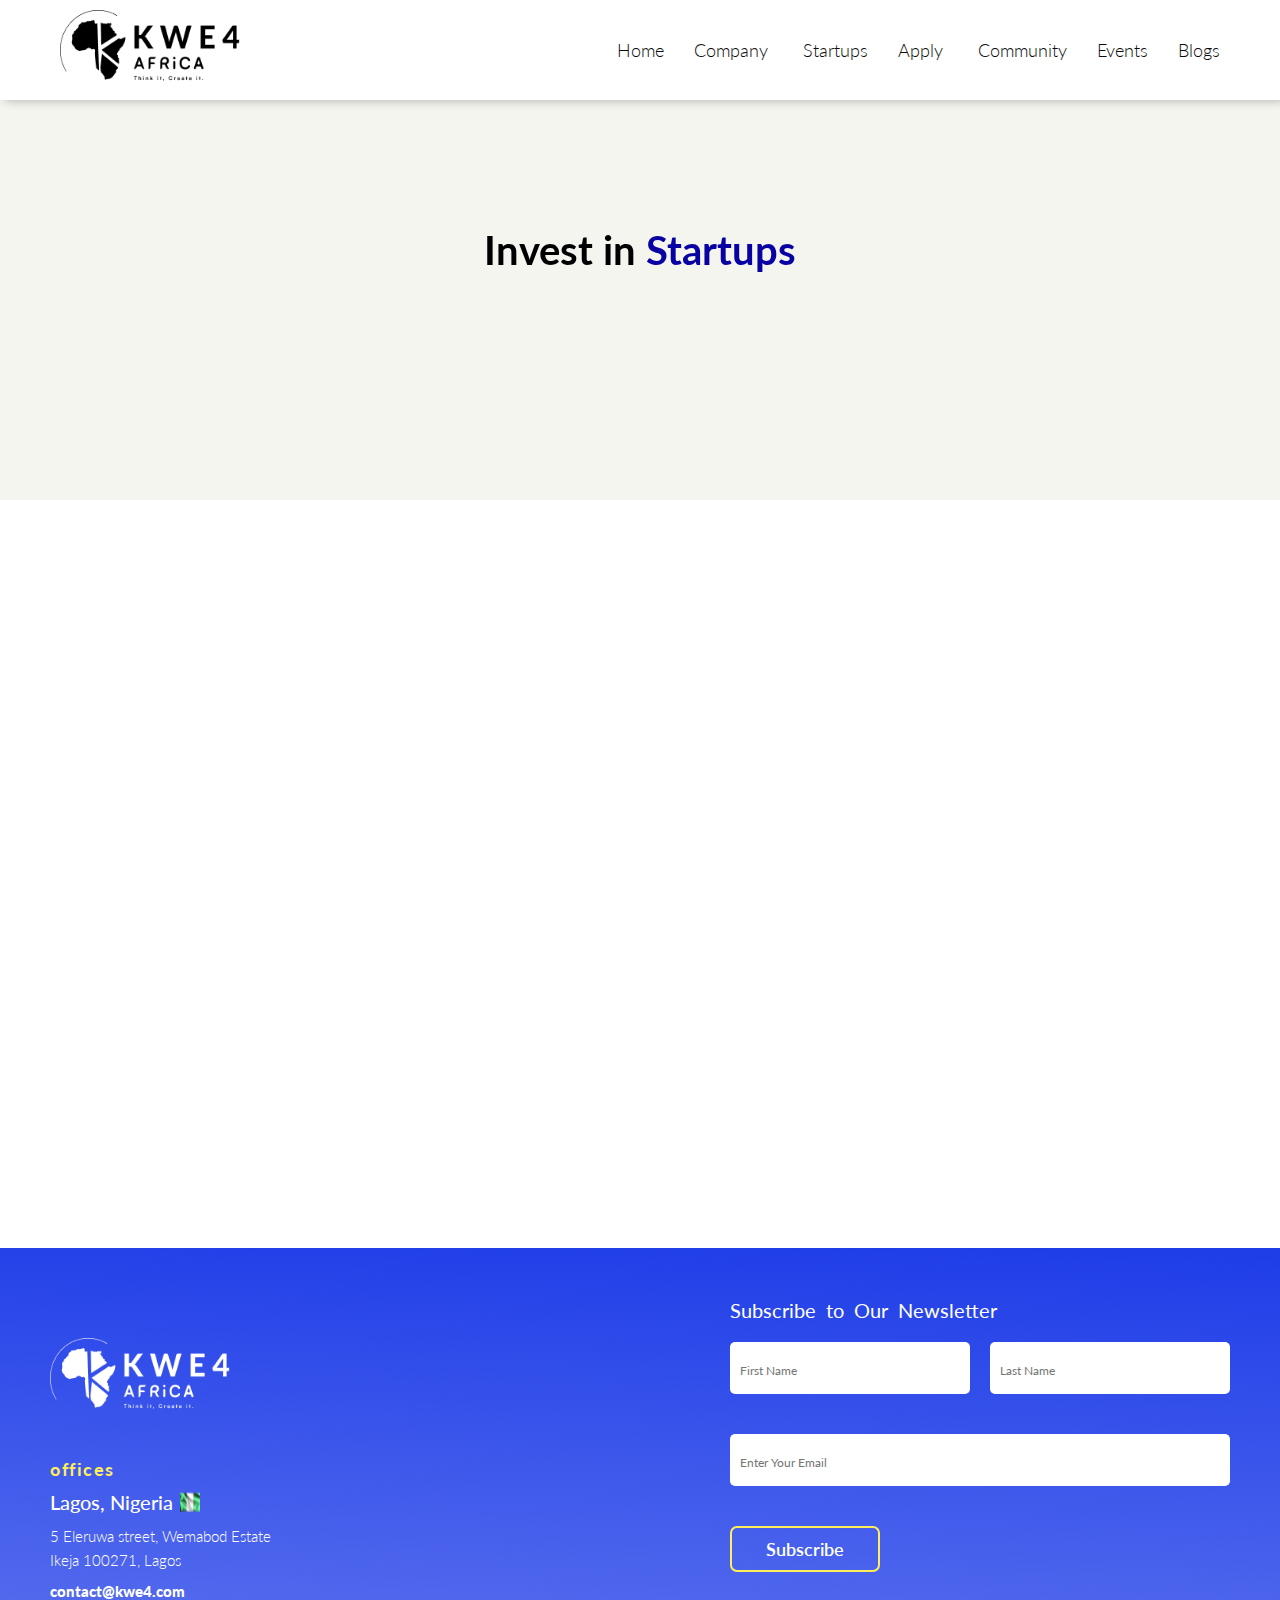
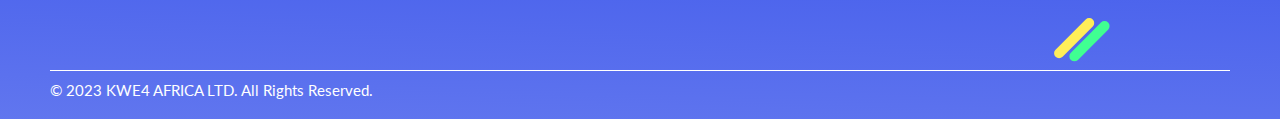
<file: invest.html>
<!DOCTYPE html>
<html lang="en">
	<head>
		<meta charset="UTF-8" />
		<meta name="viewport" content="width=device-width, initial-scale=1.0" />
		<title>BUILD PAGE</title>

		<link href="https://unpkg.com/aos@2.3.1/dist/aos.css" rel="stylesheet" />

		<link rel="stylesheet" href="css/header.css" />
		<link rel="stylesheet" href="css/form.css" />
		<link rel="stylesheet" href="css/footer.css" />

		<link
			rel="stylesheet"
			href="https://cdnjs.cloudflare.com/ajax/libs/font-awesome/6.4.2/css/all.min.css"
			integrity="sha512-z3gLpd7yknf1YoNbCzqRKc4qyor8gaKU1qmn+CShxbuBusANI9QpRohGBreCFkKxLhei6S9CQXFEbbKuqLg0DA=="
			crossorigin="anonymous"
			referrerpolicy="no-referrer"
		/>
	</head>
	<body>
		<header>
			<a href="#" class="logo">
				<img src="img/header-logo.png" alt="codar logo" class="logo-img" />
			</a>

			<ul class="nav">
				<li class="nav-list"><a href="index.html" class="nav-item">Home</a></li>
				<li class="nav-list">
					<a href="#" class="nav-item"
						>Company <i class="fa-solid fa-caret-down"></i
					></a>

					<div class="submenu submenu__1">
						<a href="aboutUs.html">About Us</a>
						<a href="people.html">Our People</a>
						<a href="career.html">Careers</a>
					</div>
				</li>
				<li class="nav-list">
					<a href="startups.html" class="nav-item">Startups</a>
				</li>

				<li class="nav-list">
					<a href="#" class="nav-item"
						>Apply <i class="fa-solid fa-caret-down"></i
					></a>

					<div class="submenu submenu__2">
						<a href="mvp-studio2.html">Apply as Startups</a>
						<a href="#">Apply as Founders</a>
					</div>
				</li>
				<li class="nav-list">
					<a href="#" class="nav-item">Community</a>
				</li>
				<li class="nav-list">
					<a href="#" class="nav-item">Events</a>
				</li>

				<li class="nav-list">
					<a href="#" class="nav-item">Blogs</a>
				</li>
			</ul>

			<!-- NAV FOR SMALL SCREENS -->
			<ul class="nav-mobile">
				<li class="nav__mobile-list">
					<a href="index.html" class="nav__mobile-item">Home</a>
				</li>
				<li class="nav__mobile-list menu-item-has-children">
					<a href="#" class="nav__mobile-item" data-toggle="submenu"
						>Company <i class="fa-solid fa-caret-down"></i
					></a>

					<div class="submenu submenu__1">
						<a href="aboutUs.html">About Us</a>
						<a href="people.html">Our People</a>
						<a href="career.html">Careers</a>
					</div>
				</li>
				<li class="nav__mobile-list">
					<a href="startups.html" class="nav__mobile-item">Startups</a>
				</li>

				<li class="nav__mobile-list menu-item-has-children">
					<a href="#" class="nav__mobile-item" data-toggle="submenu"
						>Apply <i class="fa-solid fa-caret-down"></i
					></a>

					<div class="submenu submenu__2">
						<a href="mvp-studio2.html">Apply as Startups</a>
						<a href="#">Apply as Founders</a>
					</div>
				</li>
				<li class="nav__mobile-list">
					<a href="#" class="nav__mobile-item">Community</a>
				</li>
				<li class="nav__mobile-list">
					<a href="#" class="nav__mobile-item" data-toggle="submenu">Events</a>
				</li>
				<li class="nav__mobile-list">
					<a href="#" class="nav__mobile-item" data-toggle="submenu">Blogs</a>
				</li>
			</ul>

			<div class="menubar">
				<i class="fa-solid fa-bars"></i>
			</div>
		</header>
		<section class="hero-container">
			<h1 class="form__header-text" data-aos="zoom-in" data-aos-duration="2000">
				Invest in <span>Startups</span>
			</h1>
		</section>

		<section class="form__section">
			<div class="form__container">
				<form>
					<input type="text" placeholder="First Name" class="firstname" />
					<input type="text" placeholder="Last Name" class="lastname" />

					<input type="end" placeholder="Enter Your Email" class="email" />

					<textarea
						name=""
						id=""
						cols="30"
						rows="10"
						placeholder="Leave a message"
					></textarea>
					<button class="submit__btn">Submit</button>
				</form>
			</div>
		</section>
		<footer>
			<div class="footer__contents">
				<div class="footer__left">
					<a href="#" class="logo">
						<img src="img/footer-logo.png" alt="codar logo" class="logo-img" />
					</a>

					<div class="footer__address">
						<h5 class="address__heading">offices</h5>
						<p class="address__country">
							Lagos, Nigeria
							<img src="img/nigeria.png" alt="image" class="nigeria__img" />
						</p>

						<p class="address__location">
							5 Eleruwa street, Wemabod Estate <br />
							Ikeja 100271, Lagos
						</p>

						<p class="address__email">contact@kwe4.com</p>

						<div class="address__icons">
							<i class="fa-brands fa-linkedin-in"></i>
							<i class="fa-brands fa-instagram"></i>
							<i class="fa-brands fa-x-twitter"></i>
						</div>
					</div>
				</div>

				<div class="footer__right">
					<p class="subscribe">Subscribe to Our Newsletter</p>

					<form class="footer__form">
						<div class="form__text--input">
							<input
								type="text"
								placeholder="First Name"
								class="form__firstname"
							/>
							<input
								type="text"
								placeholder="Last Name"
								class="form__lastname"
							/>
						</div>
						<div class="form__email-wrapper">
							<input
								type="end"
								placeholder="Enter Your Email"
								class="form__email"
							/>
						</div>

						<button class="form__btn">Subscribe</button>
					</form>
				</div>
				<img src="img/stroke.svg" alt="stroke" class="footer-stroke" />
			</div>

			<p class="footer__copyright">
				&copy; 2023 KWE4 AFRICA LTD. All Rights Reserved.
			</p>
		</footer>

		<script src="https://unpkg.com/aos@2.3.1/dist/aos.js"></script>
		<script>
			AOS.init({
				once: true,
			});
		</script>

		<script src="js/script.js"></script>
	</body>
</html>
</file>
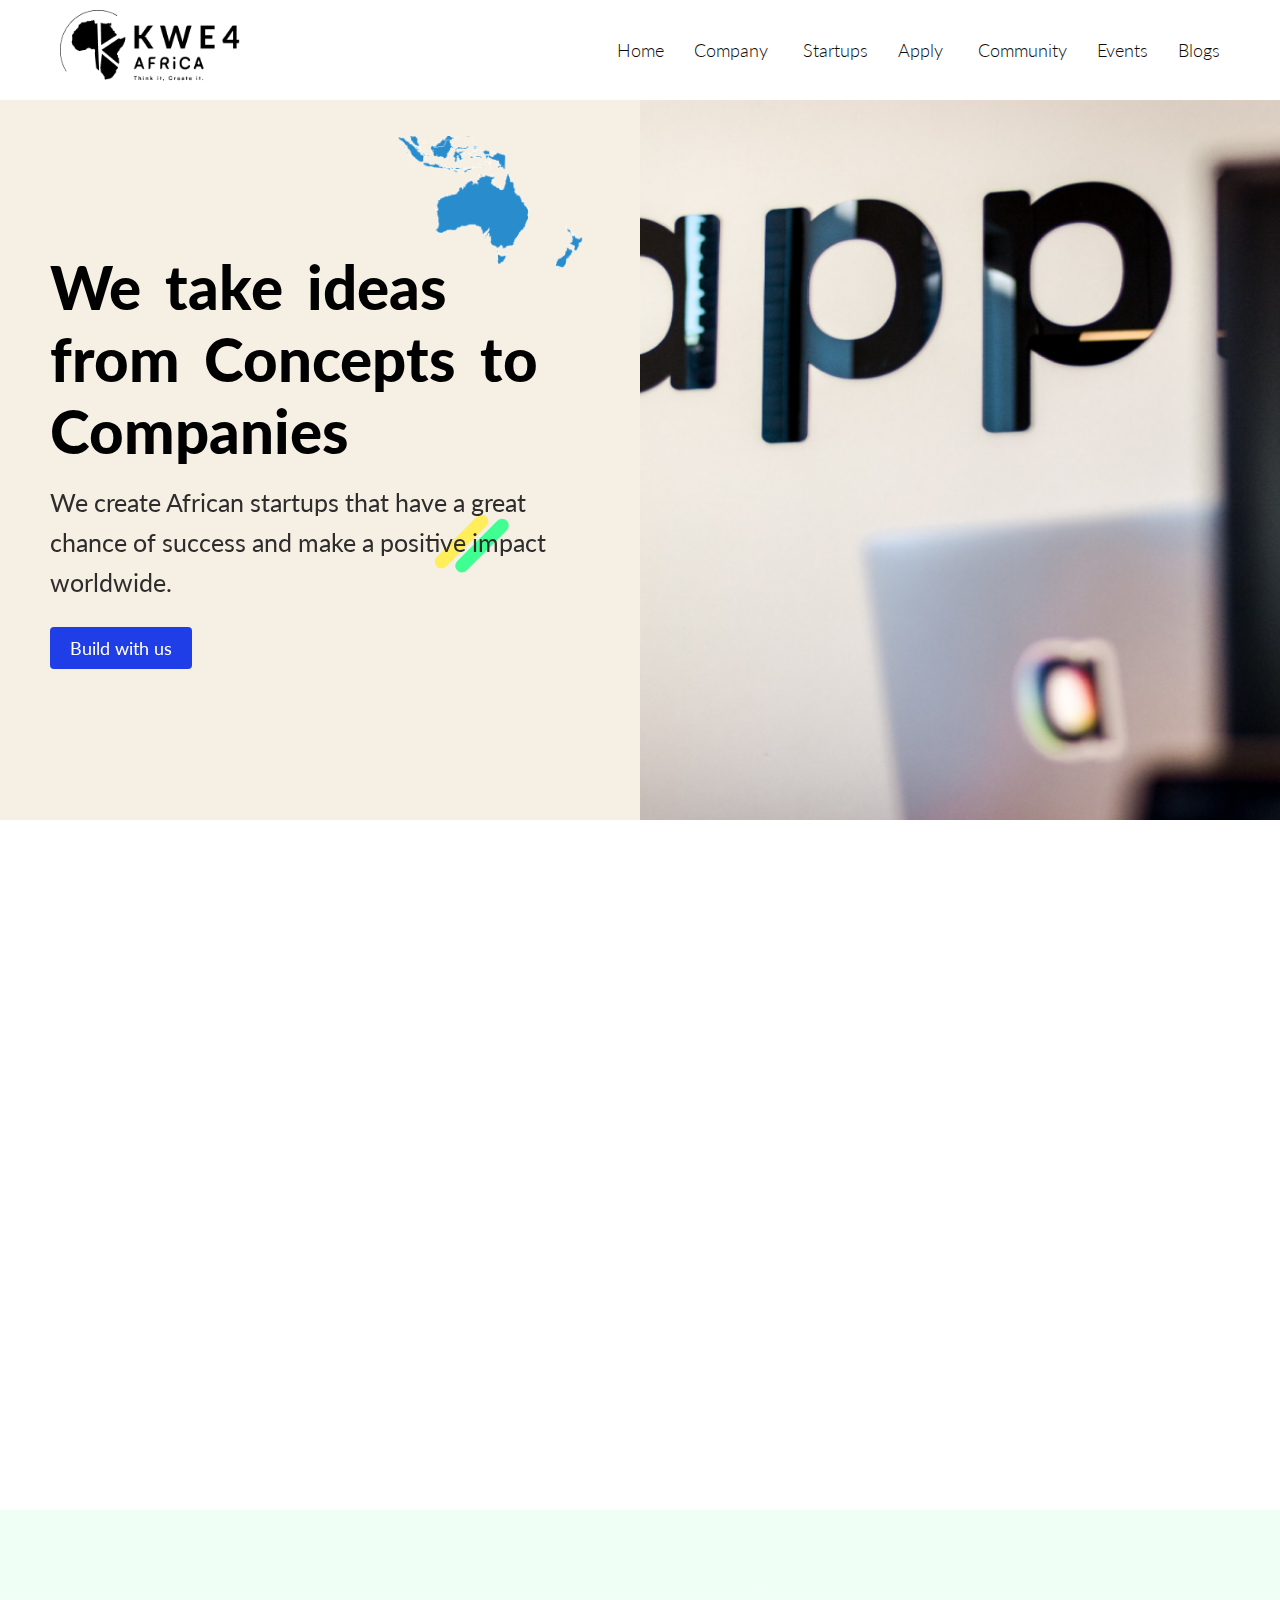
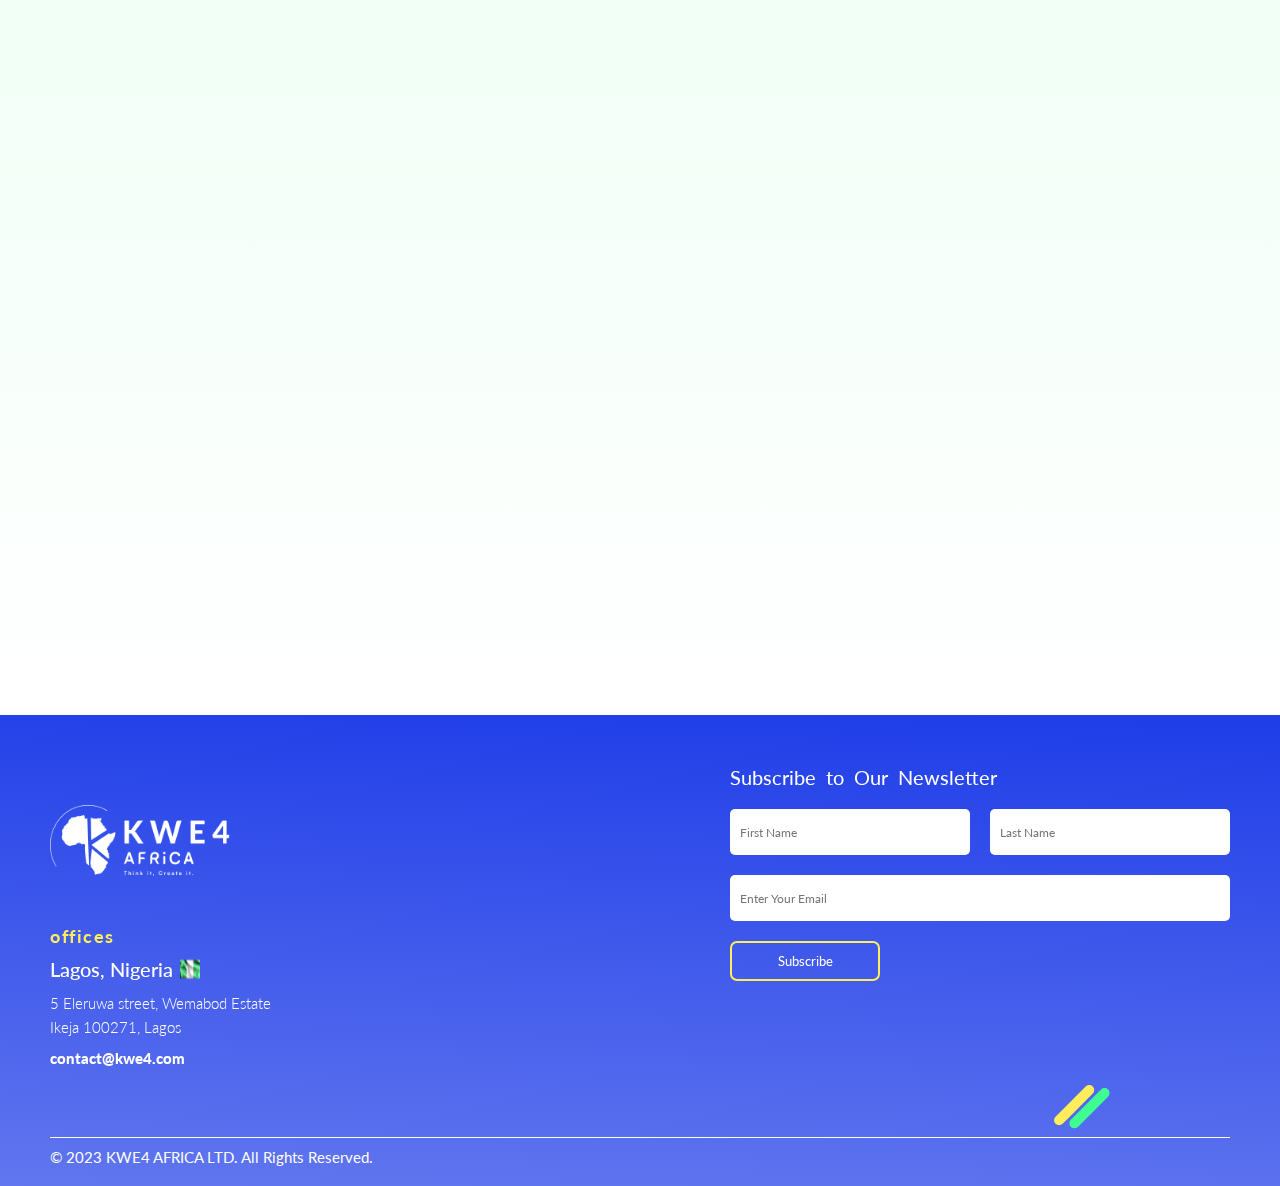
<file: mvp-studio.html>
<!DOCTYPE html>
<html lang="en">
	<head>
		<meta charset="UTF-8" />
		<!-- <meta name="viewport" content="width=device-width, initial-scale=1.0" /> -->
		<meta
			name="viewport"
			content="width=device-width, initial-scale=1 maximum-scale=1.0, user-scalable=no"
		/>
		<title>Codar Website - MVP Page</title>

		<link href="https://unpkg.com/aos@2.3.1/dist/aos.css" rel="stylesheet" />

		<!-- 
        - CSS STYLESHEET LINK
     -->
		<link rel="stylesheet" href="css/header.css" />
		<link rel="stylesheet" href="css/mvp-studio.css" />
		<link rel="stylesheet" href="css/footer.css" />

		<!-- 
        - FONT AWESOME CDN LINK
     -->
		<link
			rel="stylesheet"
			href="https://cdnjs.cloudflare.com/ajax/libs/font-awesome/6.4.2/css/all.min.css"
			integrity="sha512-z3gLpd7yknf1YoNbCzqRKc4qyor8gaKU1qmn+CShxbuBusANI9QpRohGBreCFkKxLhei6S9CQXFEbbKuqLg0DA=="
			crossorigin="anonymous"
			referrerpolicy="no-referrer"
		/>

		<!-- 
			 - FONT FAMILY - AVENIR
		 -->
		<link href="https://fonts.cdnfonts.com/css/avenir" rel="stylesheet" />
	</head>
	<body>
		<header>
			<a href="#" class="logo">
				<img src="img/header-logo.png" alt="codar logo" class="logo-img" />
			</a>

			<ul class="nav">
				<li class="nav-list"><a href="index.html" class="nav-item">Home</a></li>
				<li class="nav-list">
					<a href="#" class="nav-item"
						>Company <i class="fa-solid fa-caret-down"></i
					></a>

					<div class="submenu submenu__1">
						<a href="aboutUs.html">About Us</a>
						<a href="people.html">Our People</a>
						<a href="career.html">Careers</a>
					</div>
				</li>
				<li class="nav-list">
					<a href="startups.html" class="nav-item">Startups</a>
				</li>

				<li class="nav-list">
					<a href="#" class="nav-item"
						>Apply <i class="fa-solid fa-caret-down"></i
					></a>

					<div class="submenu submenu__2">
						<a href="mvp-studio2.html">Apply as Startups</a>
						<a href="#">Apply as Founders</a>
					</div>
				</li>
				<li class="nav-list">
					<a href="#" class="nav-item">Community</a>
				</li>
				<li class="nav-list">
					<a href="#" class="nav-item">Events</a>
				</li>

				<li class="nav-list">
					<a href="#" class="nav-item">Blogs</a>
				</li>
			</ul>

			<!-- NAV FOR SMALL SCREENS -->
			<ul class="nav-mobile">
				<li class="nav__mobile-list">
					<a href="index.html" class="nav__mobile-item">Home</a>
				</li>
				<li class="nav__mobile-list menu-item-has-children">
					<a href="#" class="nav__mobile-item" data-toggle="submenu"
						>Company <i class="fa-solid fa-caret-down"></i
					></a>

					<div class="submenu submenu__1">
						<a href="aboutUs.html">About Us</a>
						<a href="people.html">Our People</a>
						<a href="career.html">Careers</a>
					</div>
				</li>
				<li class="nav__mobile-list">
					<a href="startups.html" class="nav__mobile-item">Startups</a>
				</li>

				<li class="nav__mobile-list menu-item-has-children">
					<a href="#" class="nav__mobile-item" data-toggle="submenu"
						>Apply <i class="fa-solid fa-caret-down"></i
					></a>

					<div class="submenu submenu__2">
						<a href="mvp-studio2.html">Apply as Startups</a>
						<a href="#">Apply as Founders</a>
					</div>
				</li>
				<li class="nav__mobile-list">
					<a href="#" class="nav__mobile-item">Community</a>
				</li>
				<li class="nav__mobile-list">
					<a href="#" class="nav__mobile-item" data-toggle="submenu">Events</a>
				</li>
				<li class="nav__mobile-list">
					<a href="#" class="nav__mobile-item" data-toggle="submenu">Blogs</a>
				</li>
			</ul>

			<div class="menubar">
				<i class="fa-solid fa-bars"></i>
			</div>
		</header>

		<!-- HERO SECTION -->
		<section class="hero-container">
			<img
				src="img/about-heroGlobe.png"
				alt="image"
				class="hero-globe"
				data-aos="fade-right"
				data-aos-duration="2000"
			/>
			<div class="hero-left" data-aos="fade-right" data-aos-duration="2000">
				<img src="img/stroke.svg" alt="stroke image" class="hero-stroke" />
				<h1>We take ideas from Concepts to Companies</h1>

				<p>
					We create African startups that have a great chance of success and
					make a positive impact worldwide.
				</p>
				<a href="#" class="hero__link">Build with us</a>
			</div>

			<div class="hero-right" data-aos="fade-left" data-aos-duration="2000">
				<img src="img/mvp-heroImg.png" alt="Hero image" />
			</div>
		</section>
		<!-- HERO SECTION ENDS HERE -->

		<!-- MVP DIAGRAM -->
		<section class="mvp__diagram-container">
			<p class="mvp__heading-text" data-aos="zoom-in" data-aos-duration="2000">
				From Idea to <span class="mvp__span">MVP</span>
			</p>

			<div
				class="mvp__diagram"
				data-aos="zoom-in"
				data-aos-duration="2000"
				data-aos-delay="500"
			>
				<img src="img/mvp-diagram.png" alt="" />
			</div>
		</section>
		<!-- MVP DIAGRAM ENDS HERE -->

		<section class="build__container">
			<p class="mvp__heading-text" data-aos="zoom-in" data-aos-duration="2000">
				How we <span class="mvp__span">Build</span>
			</p>
			<div class="grid__formula-container">
				<div class="grid__content" data-aos="fade-up" data-aos-duration="2000">
					<div class="border__line">
						<div class="grid__content-title">Ideation</div>
						<div class="grid__content-text">
							We conduct extensive research to generate ideas and set the vision
							for the startup or product.
						</div>
					</div>
				</div>

				<div
					class="grid__content"
					data-aos="fade-up"
					data-aos-duration="2000"
					data-aos-delay="150"
				>
					<div class="border__line">
						<div class="grid__content-title">Market Validation</div>
						<div class="grid__content-text">
							Together , we design the version of the product and engage with
							target users to quickly confirm the idea and distribution method.
						</div>
					</div>
				</div>

				<div
					class="grid__content"
					data-aos="fade-up"
					data-aos-duration="2000"
					data-aos-delay="300"
				>
					<div class="border__line">
						<div class="grid__content-title">Creation</div>
						<div class="grid__content-text">
							We help you turn the idea into a functional, marketable and
							investable product, recruit your first employees, build the
							product fully and outline the go-to-market strategy.
						</div>
					</div>
				</div>

				<div
					class="grid__content"
					data-aos="fade-up"
					data-aos-duration="2000"
					data-aos-delay="450"
				>
					<div class="border__line">
						<div class="grid__content-title">Spinning out</div>
						<div class="grid__content-text">
							We help you conduct your beta testing, and robust growth hacking
							that generate your initial users.
						</div>
					</div>
				</div>

				<div
					class="grid__content"
					data-aos="fade-up"
					data-aos-duration="2000"
					data-aos-delay="600"
				>
					<div class="border__line">
						<div class="grid__content-title">Scaling up</div>
						<div class="grid__content-text">
							We introduce you to top investors to raise external funding,
							create growth hacking strategies and remain by your side as you
							scale.
						</div>
					</div>
				</div>

				<div
					class="grid__content"
					data-aos="fade-up"
					data-aos-duration="2000"
					data-aos-delay="750"
				>
					<div class="border__line">
						<div class="grid__content-title">Exits</div>
						<div class="grid__content-text">
							We explore the best options of exit for our founders, where we
							leverage mergers and acquisitions, stack sales or buyout.
						</div>
					</div>
				</div>

				<div
					class="grid__content"
					data-aos="fade-up"
					data-aos-duration="2000"
					data-aos-delay="900"
				>
					<div class="border__line">
						<div class="grid__content-title">Exits</div>
						<div class="grid__content-text">
							We explore the best options of exit for our founders, where we
							leverage mergers and acquisitions, stack sales or buyout.
						</div>
					</div>
				</div>

				<div
					class="grid__content"
					data-aos="fade-up"
					data-aos-duration="2000"
					data-aos-delay="1050"
				>
					<div class="border__line">
						<div class="grid__content-title">Exits</div>
						<div class="grid__content-text">
							We explore the best options of exit for our founders, where we
							leverage mergers and acquisitions, stack sales or buyout.
						</div>
					</div>
				</div>

				<div
					class="grid__content"
					data-aos="fade-up"
					data-aos-duration="2000"
					data-aos-delay="1200"
				>
					<div class="border__line">
						<div class="grid__content-title">Exits</div>
						<div class="grid__content-text">
							We explore the best options of exit for our founders, where we
							leverage mergers and acquisitions, stack sales or buyout.
						</div>
					</div>
				</div>
			</div>
		</section>

		<footer>
			<div class="footer__contents">
				<div class="footer__left">
					<a href="#" class="logo">
						<img src="img/footer-logo.png" alt="codar logo" class="logo-img" />
					</a>

					<div class="footer__address">
						<h5 class="address__heading">offices</h5>
						<p class="address__country">
							Lagos, Nigeria
							<img src="img/nigeria.png" alt="image" class="nigeria__img" />
						</p>

						<p class="address__location">
							5 Eleruwa street, Wemabod Estate <br />
							Ikeja 100271, Lagos
						</p>

						<p class="address__email">contact@kwe4.com</p>

						<div class="address__icons">
							<i class="fa-brands fa-linkedin-in"></i>
							<i class="fa-brands fa-instagram"></i>
							<i class="fa-brands fa-x-twitter"></i>
						</div>
					</div>
				</div>

				<div class="footer__right">
					<p class="subscribe">Subscribe to Our Newsletter</p>

					<form class="footer__form">
						<div class="form__text--input">
							<input
								type="text"
								placeholder="First Name"
								class="form__firstname"
							/>
							<input
								type="text"
								placeholder="Last Name"
								class="form__lastname"
							/>
						</div>
						<div class="form__email-wrapper">
							<input
								type="end"
								placeholder="Enter Your Email"
								class="form__email"
							/>
						</div>

						<button class="form__btn">Subscribe</button>
					</form>
				</div>
				<img src="img/stroke.svg" alt="stroke" class="footer-stroke" />
			</div>

			<p class="footer__copyright">
				&copy; 2023 KWE4 AFRICA LTD. All Rights Reserved.
			</p>
		</footer>

		<script src="https://unpkg.com/aos@2.3.1/dist/aos.js"></script>
		<script>
			AOS.init({
				once: true,
			});
		</script>
	</body>
</html>
</file>
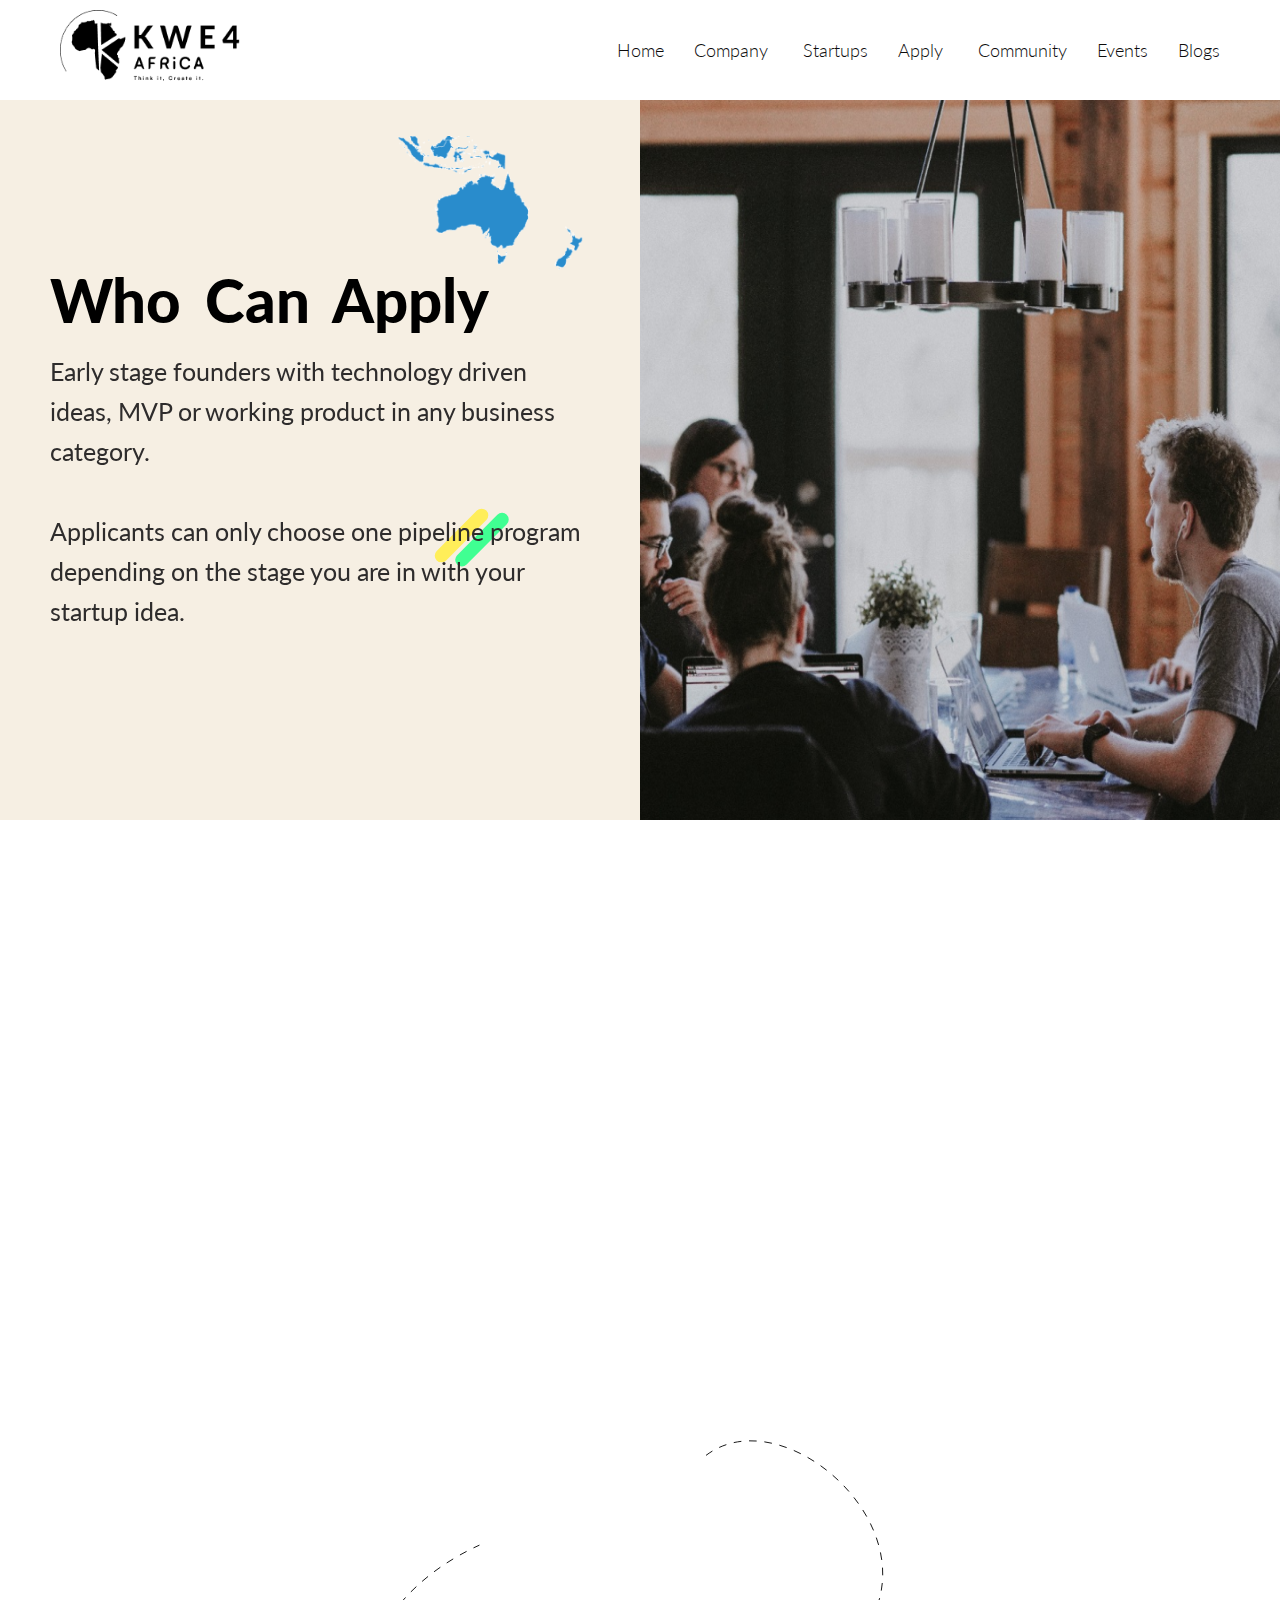
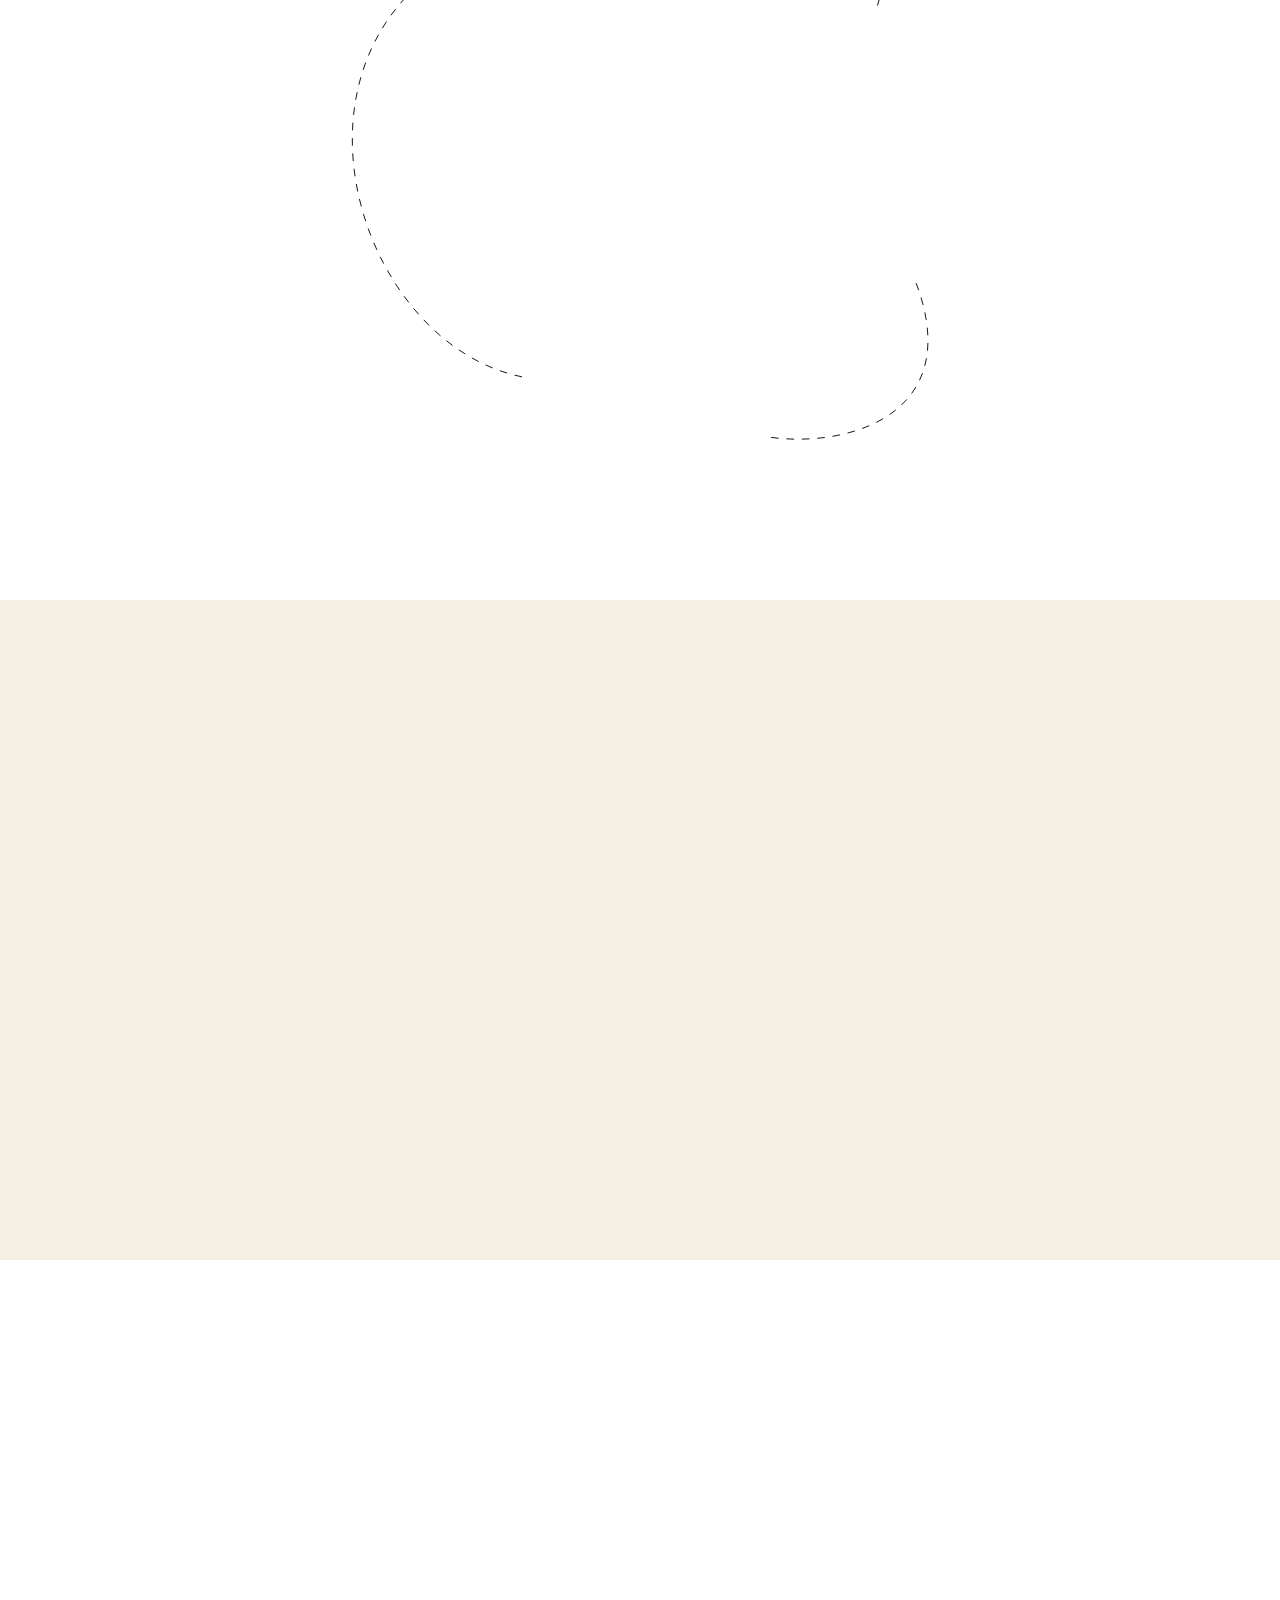
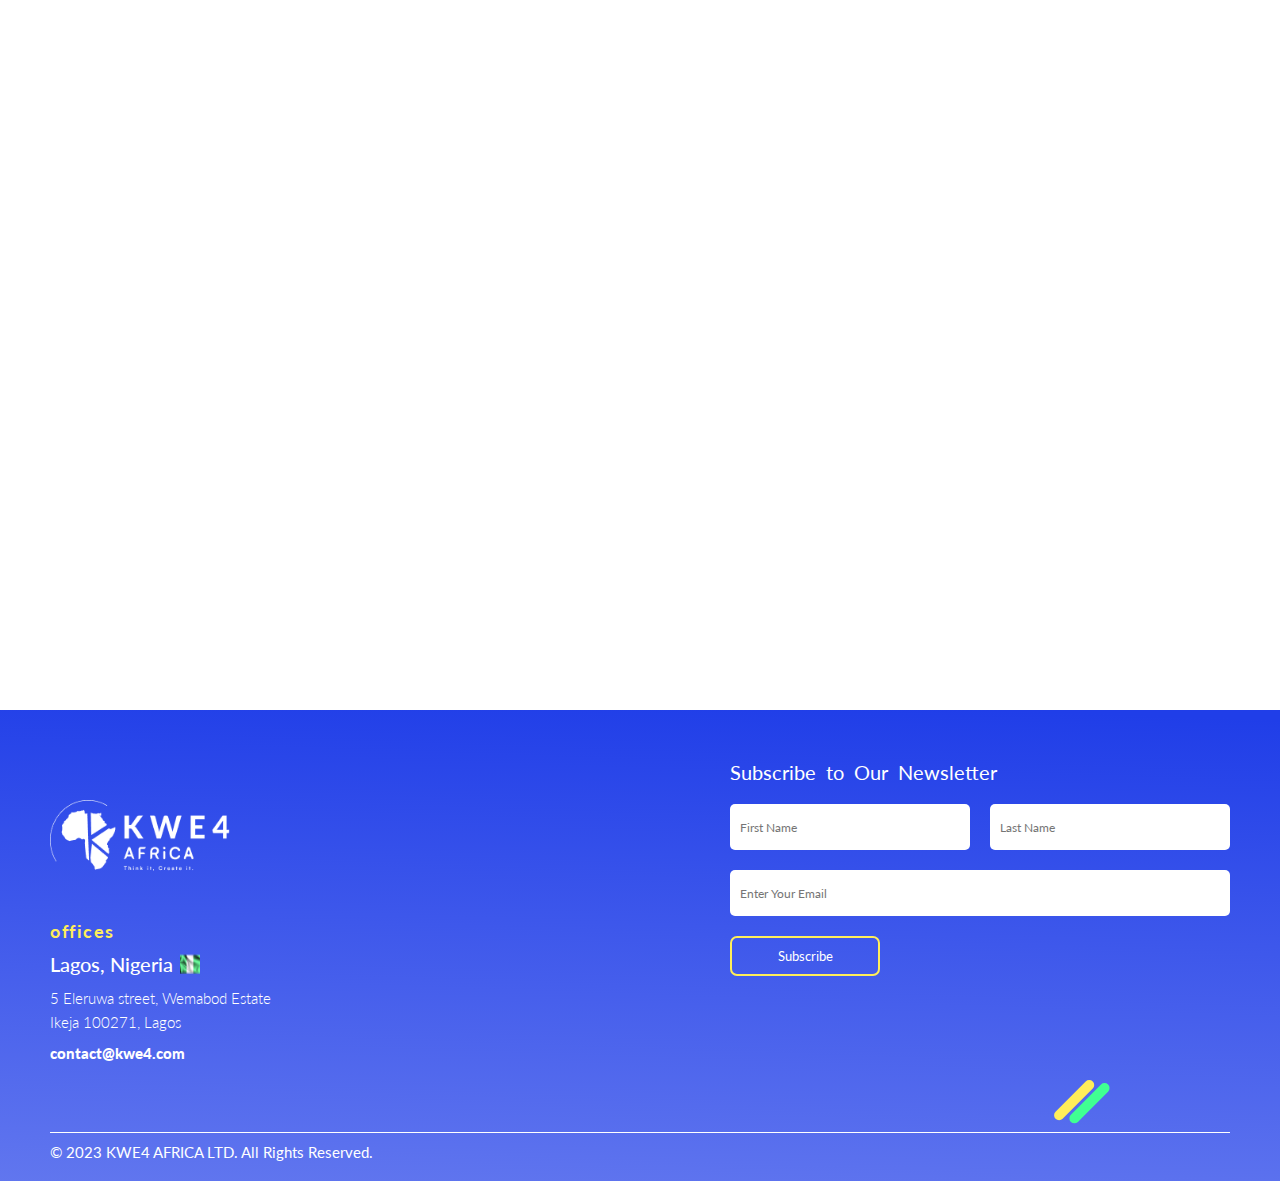
<file: mvp-studio2.html>
<!DOCTYPE html>
<html lang="en">
	<head>
		<meta charset="UTF-8" />
		<!-- <meta name="viewport" content="width=device-width, initial-scale=1.0" /> -->
		<meta
			name="viewport"
			content="width=device-width, initial-scale=1 maximum-scale=1.0, user-scalable=no"
		/>
		<title>Codar Website - MVP STUDIO</title>

		<link href="https://unpkg.com/aos@2.3.1/dist/aos.css" rel="stylesheet" />

		<!-- 
        - CSS STYLESHEET LINK
     -->
		<link rel="stylesheet" href="css/header.css" />
		<link rel="stylesheet" href="css/mvp-studio2.css" />
		<link rel="stylesheet" href="css/footer.css" />

		<!-- 
        - FONT AWESOME CDN LINK
     -->
		<link
			rel="stylesheet"
			href="https://cdnjs.cloudflare.com/ajax/libs/font-awesome/6.4.2/css/all.min.css"
			integrity="sha512-z3gLpd7yknf1YoNbCzqRKc4qyor8gaKU1qmn+CShxbuBusANI9QpRohGBreCFkKxLhei6S9CQXFEbbKuqLg0DA=="
			crossorigin="anonymous"
			referrerpolicy="no-referrer"
		/>
	</head>
	<body>
		<header>
			<a href="#" class="logo">
				<img src="img/header-logo.png" alt="codar logo" class="logo-img" />
			</a>

			<ul class="nav">
				<li class="nav-list"><a href="index.html" class="nav-item">Home</a></li>
				<li class="nav-list">
					<a href="#" class="nav-item"
						>Company <i class="fa-solid fa-caret-down"></i
					></a>

					<div class="submenu submenu__1">
						<a href="aboutUs.html">About Us</a>
						<a href="people.html">Our People</a>
						<a href="career.html">Careers</a>
					</div>
				</li>
				<li class="nav-list">
					<a href="startups.html" class="nav-item">Startups</a>
				</li>

				<li class="nav-list">
					<a href="#" class="nav-item"
						>Apply <i class="fa-solid fa-caret-down"></i
					></a>

					<div class="submenu submenu__2">
						<a href="mvp-studio2.html">Apply as Startups</a>
						<a href="#">Apply as Founders</a>
					</div>
				</li>
				<li class="nav-list">
					<a href="#" class="nav-item">Community</a>
				</li>
				<li class="nav-list">
					<a href="#" class="nav-item">Events</a>
				</li>

				<li class="nav-list">
					<a href="#" class="nav-item">Blogs</a>
				</li>
			</ul>

			<!-- NAV FOR SMALL SCREENS -->
			<ul class="nav-mobile">
				<li class="nav__mobile-list">
					<a href="index.html" class="nav__mobile-item">Home</a>
				</li>
				<li class="nav__mobile-list menu-item-has-children">
					<a href="#" class="nav__mobile-item" data-toggle="submenu"
						>Company <i class="fa-solid fa-caret-down"></i
					></a>

					<div class="submenu submenu__1">
						<a href="aboutUs.html">About Us</a>
						<a href="people.html">Our People</a>
						<a href="career.html">Careers</a>
					</div>
				</li>
				<li class="nav__mobile-list">
					<a href="startups.html" class="nav__mobile-item">Startups</a>
				</li>

				<li class="nav__mobile-list menu-item-has-children">
					<a href="#" class="nav__mobile-item" data-toggle="submenu"
						>Apply <i class="fa-solid fa-caret-down"></i
					></a>

					<div class="submenu submenu__2">
						<a href="mvp-studio2.html">Apply as Startups</a>
						<a href="#">Apply as Founders</a>
					</div>
				</li>
				<li class="nav__mobile-list">
					<a href="#" class="nav__mobile-item">Community</a>
				</li>
				<li class="nav__mobile-list">
					<a href="#" class="nav__mobile-item" data-toggle="submenu">Events</a>
				</li>
				<li class="nav__mobile-list">
					<a href="#" class="nav__mobile-item" data-toggle="submenu">Blogs</a>
				</li>
			</ul>

			<div class="menubar">
				<i class="fa-solid fa-bars"></i>
			</div>
		</header>

		<section class="hero-container">
			<img
				src="img/about-heroGlobe.png"
				alt="image"
				class="hero-globe"
				data-aos="fade-right"
				data-aos-duration="2000"
			/>
			<div class="hero-left" data-aos="fade-right" data-aos-duration="2000">
				<img src="img/stroke.svg" alt="stroke image" class="hero-stroke" />

				<h1>Who Can Apply</h1>

				<p>
					Early stage founders with technology driven ideas, MVP or working
					product in any business category.
					<br />
					<br />
					Applicants can only choose one pipeline program depending on the stage
					you are in with your startup idea.
				</p>
			</div>

			<div class="hero-right" data-aos="fade-left" data-aos-duration="2000">
				<img src="img/mvpImg.png" alt="Hero image" />
			</div>
		</section>

		<!-- MVP SECTION -->

		<section class="mvp__diagram-container">
			<div class="mvp__content-wrapper">
				<p data-aos="fade-up" data-aos-duration="2000">
					<strong>Idea Stage:</strong> You have an idea, we can build for you
					from scratch.
				</p>

				<p data-aos="fade-up" data-aos-duration="2000" data-aos-delay="500">
					<strong>Product Stage:</strong> You have a product (mainly an
					MVP-Minimum Viable Product), we will help you scale to 1000 users with
					20% monthly recurring revenue.
				</p>

				<p data-aos="fade-up" data-aos-duration="2000" data-aos-delay="1000">
					<strong>Market Expansion:</strong> You have a product that is
					generating revenue with a product market-fit, we will provide you
					funding up to $50k and give you other operational and fundraising
					support valued at another $50k totaling our investment at $100k.
				</p>
			</div>

			<div class="mvp__connect">
				<div class="diagram">
					<svg
						xmlns="http://www.w3.org/2000/svg"
						width="900"
						height="936"
						viewBox="0 0 900 936"
						fill="none"
					>
						<path
							d="M553 23.9996C664 -60.5002 872.999 107 820.25 258.606M654.5 932C781 948.5 963.543 892.172 876.5 680.5M266.001 837.499C3.49908 784.5 -138.001 317.5 199.5 163.999"
							stroke="black"
							stroke-width="1.41438"
							stroke-dasharray="12 12"
						/>
					</svg>
				</div>

				<div class="build" data-aos="fade-up" data-aos-duration="2000">
					<img src="img/Group 770.svg" alt="" class="mvp__img" />
					<h3 class="text">Build</h3>
					<p>From scratch program</p>
				</div>

				<div class="scale" data-aos="fade-left" data-aos-duration="2000">
					<img src="img/Group 773.svg" alt="" class="mvp__img" />
					<h3 class="text">Scale</h3>
					<p>
						to 1000 users with 20% Monthly <br />
						Recurring Revenue Program
					</p>
				</div>

				<div class="fund" data-aos="fade-up" data-aos-duration="2000">
					<div class="relative">
						<img src="img/Ellipse 52.svg" alt="" class="mvp__img" />
						<span class="fund-dollar">$</span>
					</div>
					<h3 class="text">Fund</h3>
					<p>
						up to $50k cash and $50k <br />
						support program
					</p>
				</div>
			</div>
		</section>

		<section class="roadmap__container">
			<p
				class="roadmap__heading-text"
				data-aos="zoom-in"
				data-aos-duration="2000"
			>
				Program <span class="roadmap__span">Roadmap</span>
			</p>

			<div class="flex__roadmap-container">
				<div
					class="roadmap__item"
					data-aos="fade-right"
					data-aos-duration="2000"
				>
					<div class="roadmap__border">
						<h3>Call For Applications</h3>
						<p>2nd of January 2023</p>
					</div>
				</div>
				<div
					class="roadmap__item"
					data-aos="fade-left"
					data-aos-duration="2000"
				>
					<div class="roadmap__border">
						<h3>Call For Applications</h3>
						<p>2nd of January 2023</p>
					</div>
				</div>
				<div
					class="roadmap__item"
					class="roadmap__item"
					data-aos="fade-right"
					data-aos-duration="2000"
					data-aos-delay="500"
				>
					<div class="roadmap__border">
						<h3>Call For Applications</h3>
						<p>2nd of January 2023</p>
					</div>
				</div>
				<div
					class="roadmap__item"
					data-aos="fade-left"
					data-aos-duration="2000"
					data-aos-delay="500"
				>
					<div class="roadmap__border">
						<h3>Call For Applications</h3>
						<p>2nd of January 2023</p>
					</div>
				</div>
				<div
					class="roadmap__item"
					data-aos="fade-up"
					data-aos-duration="2000"
					data-aos-delay="1000"
				>
					<div class="roadmap__border">
						<h3>Call For Applications</h3>
						<p>2nd of January 2023</p>
					</div>
				</div>
			</div>
		</section>

		<section class="focus__container">
			<p
				class="roadmap__heading-text"
				data-aos="zoom-in"
				data-aos-duration="2000"
			>
				Sector <span class="roadmap__span">Focus</span>
			</p>

			<div class="grid__focus-container">
				<div class="focus__item" data-aos="fade-up" data-aos-duration="2000">
					<img src="img/ecommerce.svg" alt="" />
					<h4>E-Commerce</h4>
				</div>
				<div
					class="focus__item"
					data-aos="fade-up"
					data-aos-duration="2000"
					data-aos-delay="200"
				>
					<img src="img/edtech.svg" alt="" />
					<h4>EdTech</h4>
				</div>
				<div
					class="focus__item"
					data-aos="fade-up"
					data-aos-duration="2000"
					data-aos-delay="400"
				>
					<img src="img/manufacture.svg" alt="" />
					<h4>Manufacturing</h4>
				</div>
				<div
					class="focus__item"
					data-aos="fade-up"
					data-aos-duration="2000"
					data-aos-delay="600"
				>
					<img src="img/sport.svg" alt="" />
					<h4>Sports</h4>
				</div>
				<div
					class="focus__item"
					data-aos="fade-up"
					data-aos-duration="2000"
					data-aos-delay="800"
				>
					<img src="img/iot.svg" alt="" />
					<h4>IOT</h4>
				</div>
				<div
					class="focus__item"
					data-aos="fade-up"
					data-aos-duration="2000"
					data-aos-delay="1000"
				>
					<img src="img/utility.svg" alt="" />
					<h4>Utility</h4>
				</div>
				<div
					class="focus__item"
					data-aos="fade-up"
					data-aos-duration="2000"
					data-aos-delay="1200"
				>
					<img src="img/health.svg" alt="" />
					<h4>Health Care</h4>
				</div>
				<div
					class="focus__item"
					data-aos="fade-up"
					data-aos-duration="2000"
					data-aos-delay="1400"
				>
					<img src="img/agric.svg" alt="" />
					<h4>Agriculture</h4>
				</div>
			</div>

			<div class="focus__content" data-aos="zoom-in" data-aos-duration="2000">
				<p class="focus__heading-text">
					Got an <span class="focus__span">idea</span> you think can make an
					impact in African Technology Ecosystem ?
				</p>

				<p class="focus__text">
					We introduce you to top investors to raise external <br />
					funding, create growth hacking strategies and
				</p>

				<a href="build.html" class="focus__link">Apply</a>
			</div>
		</section>

		<!-- MVP SECTION ENDS HERE -->

		<footer>
			<div class="footer__contents">
				<div class="footer__left">
					<a href="#" class="logo">
						<img src="img/footer-logo.png" alt="codar logo" class="logo-img" />
					</a>

					<div class="footer__address">
						<h5 class="address__heading">offices</h5>
						<p class="address__country">
							Lagos, Nigeria
							<img src="img/nigeria.png" alt="image" class="nigeria__img" />
						</p>

						<p class="address__location">
							5 Eleruwa street, Wemabod Estate <br />
							Ikeja 100271, Lagos
						</p>

						<p class="address__email">contact@kwe4.com</p>

						<div class="address__icons">
							<i class="fa-brands fa-linkedin-in"></i>
							<i class="fa-brands fa-instagram"></i>
							<i class="fa-brands fa-x-twitter"></i>
						</div>
					</div>
				</div>

				<div class="footer__right">
					<p class="subscribe">Subscribe to Our Newsletter</p>

					<form class="footer__form">
						<div class="form__text--input">
							<input
								type="text"
								placeholder="First Name"
								class="form__firstname"
							/>
							<input
								type="text"
								placeholder="Last Name"
								class="form__lastname"
							/>
						</div>
						<div class="form__email-wrapper">
							<input
								type="end"
								placeholder="Enter Your Email"
								class="form__email"
							/>
						</div>

						<button class="form__btn">Subscribe</button>
					</form>
				</div>
				<img src="img/stroke.svg" alt="stroke" class="footer-stroke" />
			</div>

			<p class="footer__copyright">
				&copy; 2023 KWE4 AFRICA LTD. All Rights Reserved.
			</p>
		</footer>

		<script src="https://unpkg.com/aos@2.3.1/dist/aos.js"></script>
		<script>
			AOS.init({
				once: true,
			});
		</script>

		<script src="js/script.js"></script>
	</body>
</html>
</file>
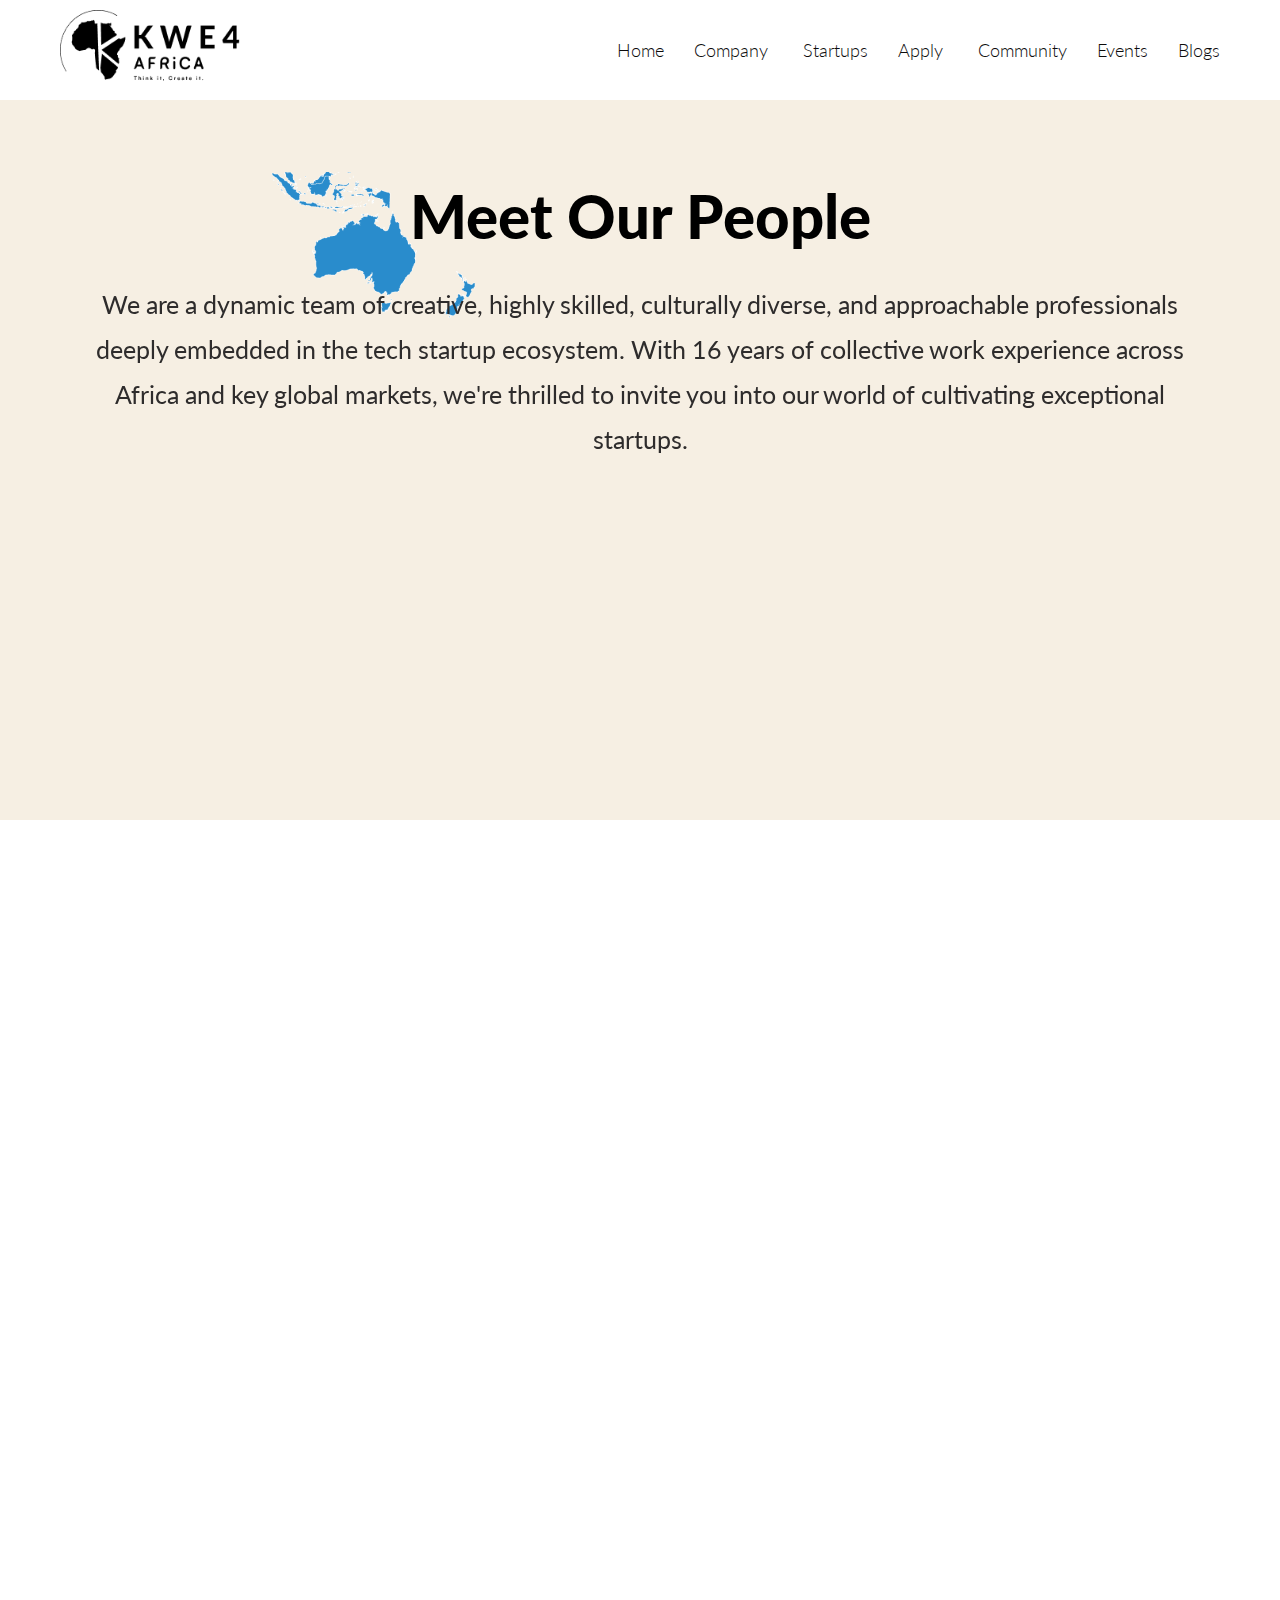
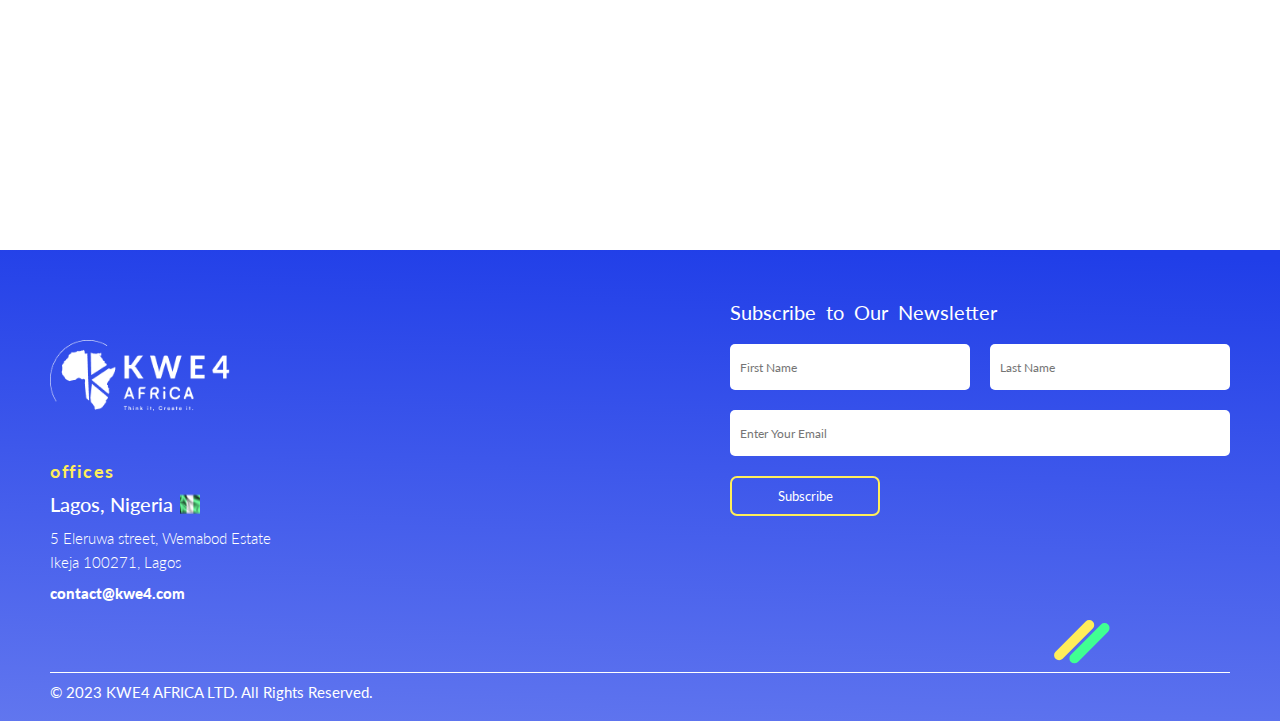
<file: people.html>
<!DOCTYPE html>
<html lang="en">
	<head>
		<meta charset="UTF-8" />
		<!-- <meta name="viewport" content="width=device-width, initial-scale=1.0" /> -->
		<meta
			name="viewport"
			content="width=device-width, initial-scale=1 maximum-scale=1.0, user-scalable=no"
		/>
		<title>Codar Website - People Page</title>

		<link href="https://unpkg.com/aos@2.3.1/dist/aos.css" rel="stylesheet" />

		<!-- 
            - CSS STYLESHEET LINK
         -->
		<link rel="stylesheet" href="css/header.css" />
		<link rel="stylesheet" href="css/people.css" />
		<link rel="stylesheet" href="css/footer.css" />

		<!-- 
            - FONT AWESOME CDN LINK
         -->
		<link
			rel="stylesheet"
			href="https://cdnjs.cloudflare.com/ajax/libs/font-awesome/6.4.2/css/all.min.css"
			integrity="sha512-z3gLpd7yknf1YoNbCzqRKc4qyor8gaKU1qmn+CShxbuBusANI9QpRohGBreCFkKxLhei6S9CQXFEbbKuqLg0DA=="
			crossorigin="anonymous"
			referrerpolicy="no-referrer"
		/>

		<!-- 
			 - FONT FAMILY - AVENIR
		 -->
		<link href="https://fonts.cdnfonts.com/css/avenir" rel="stylesheet" />
	</head>
	<body>
		<header>
			<a href="#" class="logo">
				<img src="img/header-logo.png" alt="codar logo" class="logo-img" />
			</a>

			<ul class="nav">
				<li class="nav-list"><a href="index.html" class="nav-item">Home</a></li>
				<li class="nav-list">
					<a href="#" class="nav-item"
						>Company <i class="fa-solid fa-caret-down"></i
					></a>

					<div class="submenu submenu__1">
						<a href="aboutUs.html">About Us</a>
						<a href="people.html">Our People</a>
						<a href="career.html">Careers</a>
					</div>
				</li>
				<li class="nav-list">
					<a href="startups.html" class="nav-item">Startups</a>
				</li>

				<li class="nav-list">
					<a href="#" class="nav-item"
						>Apply <i class="fa-solid fa-caret-down"></i
					></a>

					<div class="submenu submenu__2">
						<a href="mvp-studio2.html">Apply as Startups</a>
						<a href="#">Apply as Founders</a>
					</div>
				</li>
				<li class="nav-list">
					<a href="#" class="nav-item">Community</a>
				</li>
				<li class="nav-list">
					<a href="#" class="nav-item">Events</a>
				</li>

				<li class="nav-list">
					<a href="#" class="nav-item">Blogs</a>
				</li>
			</ul>

			<!-- NAV FOR SMALL SCREENS -->
			<ul class="nav-mobile">
				<li class="nav__mobile-list">
					<a href="index.html" class="nav__mobile-item">Home</a>
				</li>
				<li class="nav__mobile-list menu-item-has-children">
					<a href="#" class="nav__mobile-item" data-toggle="submenu"
						>Company <i class="fa-solid fa-caret-down"></i
					></a>

					<div class="submenu submenu__1">
						<a href="aboutUs.html">About Us</a>
						<a href="people.html">Our People</a>
						<a href="career.html">Careers</a>
					</div>
				</li>
				<li class="nav__mobile-list">
					<a href="startups.html" class="nav__mobile-item">Startups</a>
				</li>

				<li class="nav__mobile-list menu-item-has-children">
					<a href="#" class="nav__mobile-item" data-toggle="submenu"
						>Apply <i class="fa-solid fa-caret-down"></i
					></a>

					<div class="submenu submenu__2">
						<a href="mvp-studio2.html">Apply as Startups</a>
						<a href="#">Apply as Founders</a>
					</div>
				</li>
				<li class="nav__mobile-list">
					<a href="#" class="nav__mobile-item">Community</a>
				</li>
				<li class="nav__mobile-list">
					<a href="#" class="nav__mobile-item" data-toggle="submenu">Events</a>
				</li>
				<li class="nav__mobile-list">
					<a href="#" class="nav__mobile-item" data-toggle="submenu">Blogs</a>
				</li>
			</ul>

			<div class="menubar">
				<i class="fa-solid fa-bars"></i>
			</div>
		</header>

		<!-- HERO SECTION -->
		<div class="hero__container">
			<h2 data-aos="zoom-in" data-aos-duration="1000">Meet Our People</h2>
			<p data-aos="zoom-in" data-aos-duration="2000" data-aos-delay="1000">
				We are a dynamic team of creative, highly skilled, culturally diverse,
				and approachable professionals deeply embedded in the tech startup
				ecosystem. With 16 years of collective work experience across Africa and
				key global markets, we're thrilled to invite you into our world of
				cultivating exceptional startups.
			</p>

			<div class="hero__img" data-aos="fade-right" data-aos-duration="2000">
				<img src="img/about-heroGlobe.png" alt="" />
			</div>
		</div>
		<!-- HERO SECTION ENDS HERE -->

		<!-- PEOPLE SECTION -->
		<div class="people__container">
			<div class="people__slides">
				<div class="people__slide" data-aos="fade-up" data-aos-duration="2000">
					<div class="people__img">
						<img src="img/David.jpeg" alt="" />
					</div>

					<div class="people__details">
						<div class="people__content">
							<p class="people__slide-title">David O. Sokefun.</p>
							<p class="people__slide-text">
								Chief Executive Officer / Co-Founder
							</p>
						</div>

						<div class="people__icons">
							<i class="fa-brands fa-linkedin-in"></i>
							<i class="fa-brands fa-instagram"></i>
							<i class="fa-brands fa-x-twitter"></i>
						</div>
					</div>
				</div>

				<div
					class="people__slide"
					data-aos="fade-up"
					data-aos-duration="2000"
					data-aos-delay="200"
				>
					<div class="people__img">
						<img src="img/Michael.jpeg" alt="" />
					</div>

					<div class="people__details">
						<div class="people__content">
							<p class="people__slide-title">Michael O. Williams.</p>
							<p class="people__slide-text">
								Chief Operating Officer / Co-Founder
							</p>
						</div>

						<div class="people__icons">
							<i class="fa-brands fa-linkedin-in"></i>
							<i class="fa-brands fa-instagram"></i>
							<i class="fa-brands fa-x-twitter"></i>
						</div>
					</div>
				</div>

				<div
					class="people__slide"
					data-aos="fade-up"
					data-aos-duration="2000"
					data-aos-delay="400"
				>
					<div class="people__img">
						<img src="img/John.jpeg" alt="people image" />
					</div>

					<div class="people__details">
						<div class="people__content">
							<p class="people__slide-title">John O. Oduoye.</p>
							<p class="people__slide-text">
								Chief Legal Officer / General Counsel
							</p>
						</div>

						<div class="people__icons">
							<i class="fa-brands fa-linkedin-in"></i>
							<i class="fa-brands fa-instagram"></i>
							<i class="fa-brands fa-x-twitter"></i>
						</div>
					</div>
				</div>

				<div
					class="people__slide"
					data-aos="fade-up"
					data-aos-duration="2000"
					data-aos-delay="600"
				>
					<div class="people__img">
						<img
							src="img/Etinosa.jpeg"
							alt="people image"
							class="etinosa__img"
						/>
					</div>

					<div class="people__details">
						<div class="people__content">
							<p class="people__slide-title">Idada Etinosa.</p>
							<p class="people__slide-text">Chief Marketing Officer</p>
						</div>

						<div class="people__icons">
							<i class="fa-brands fa-linkedin-in"></i>
							<i class="fa-brands fa-instagram"></i>
							<i class="fa-brands fa-x-twitter"></i>
						</div>
					</div>
				</div>

				<div
					class="people__slide"
					data-aos="fade-up"
					data-aos-duration="2000"
					data-aos-delay="800"
				>
					<div class="people__img">
						<img src="img/Bukola.jpeg" alt="" />
					</div>

					<div class="people__details">
						<div class="people__content">
							<p class="people__slide-title">Odunaye Bukola.</p>
							<p class="people__slide-text">VP Investor Relations</p>
						</div>

						<div class="people__icons">
							<i class="fa-brands fa-linkedin-in"></i>
							<i class="fa-brands fa-instagram"></i>
							<i class="fa-brands fa-x-twitter"></i>
						</div>
					</div>
				</div>
			</div>
		</div>
		<!-- PEOPLE SECTION ENDS HERE -->
		<footer>
			<div class="footer__contents">
				<div class="footer__left">
					<a href="#" class="logo">
						<img src="img/footer-logo.png" alt="codar logo" class="logo-img" />
					</a>

					<div class="footer__address">
						<h5 class="address__heading">offices</h5>
						<p class="address__country">
							Lagos, Nigeria
							<img src="img/nigeria.png" alt="image" class="nigeria__img" />
						</p>

						<p class="address__location">
							5 Eleruwa street, Wemabod Estate <br />
							Ikeja 100271, Lagos
						</p>

						<p class="address__email">contact@kwe4.com</p>

						<div class="address__icons">
							<i class="fa-brands fa-linkedin-in"></i>
							<i class="fa-brands fa-instagram"></i>
							<i class="fa-brands fa-x-twitter"></i>
						</div>
					</div>
				</div>

				<div class="footer__right">
					<p class="subscribe">Subscribe to Our Newsletter</p>

					<form class="footer__form">
						<div class="form__text--input">
							<input
								type="text"
								placeholder="First Name"
								class="form__firstname"
							/>
							<input
								type="text"
								placeholder="Last Name"
								class="form__lastname"
							/>
						</div>
						<div class="form__email-wrapper">
							<input
								type="end"
								placeholder="Enter Your Email"
								class="form__email"
							/>
						</div>

						<button class="form__btn">Subscribe</button>
					</form>
				</div>
				<img src="img/stroke.svg" alt="stroke" class="footer-stroke" />
			</div>

			<p class="footer__copyright">
				&copy; 2023 KWE4 AFRICA LTD. All Rights Reserved.
			</p>
		</footer>

		<script src="https://unpkg.com/aos@2.3.1/dist/aos.js"></script>
		<script>
			AOS.init({
				once: true,
			});
		</script>

		<script src="js/script.js"></script>
	</body>
</html>
</file>
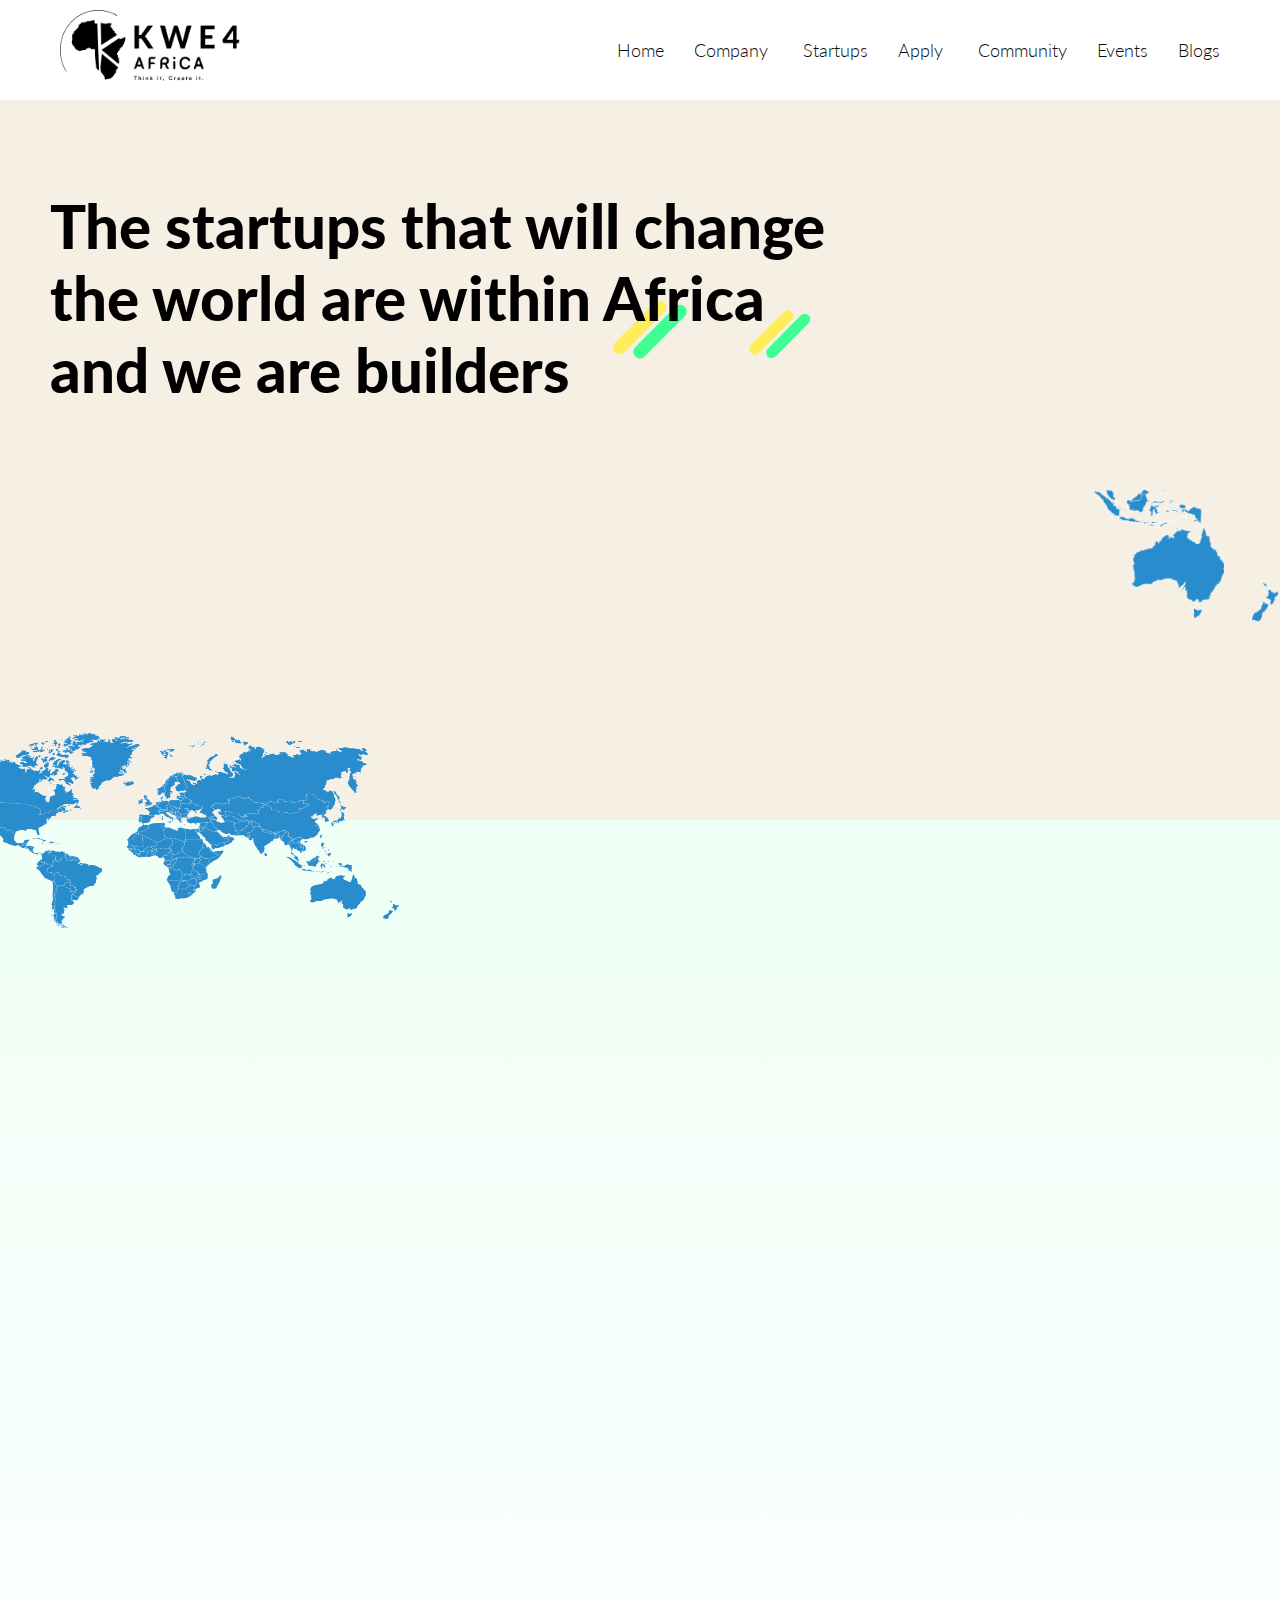
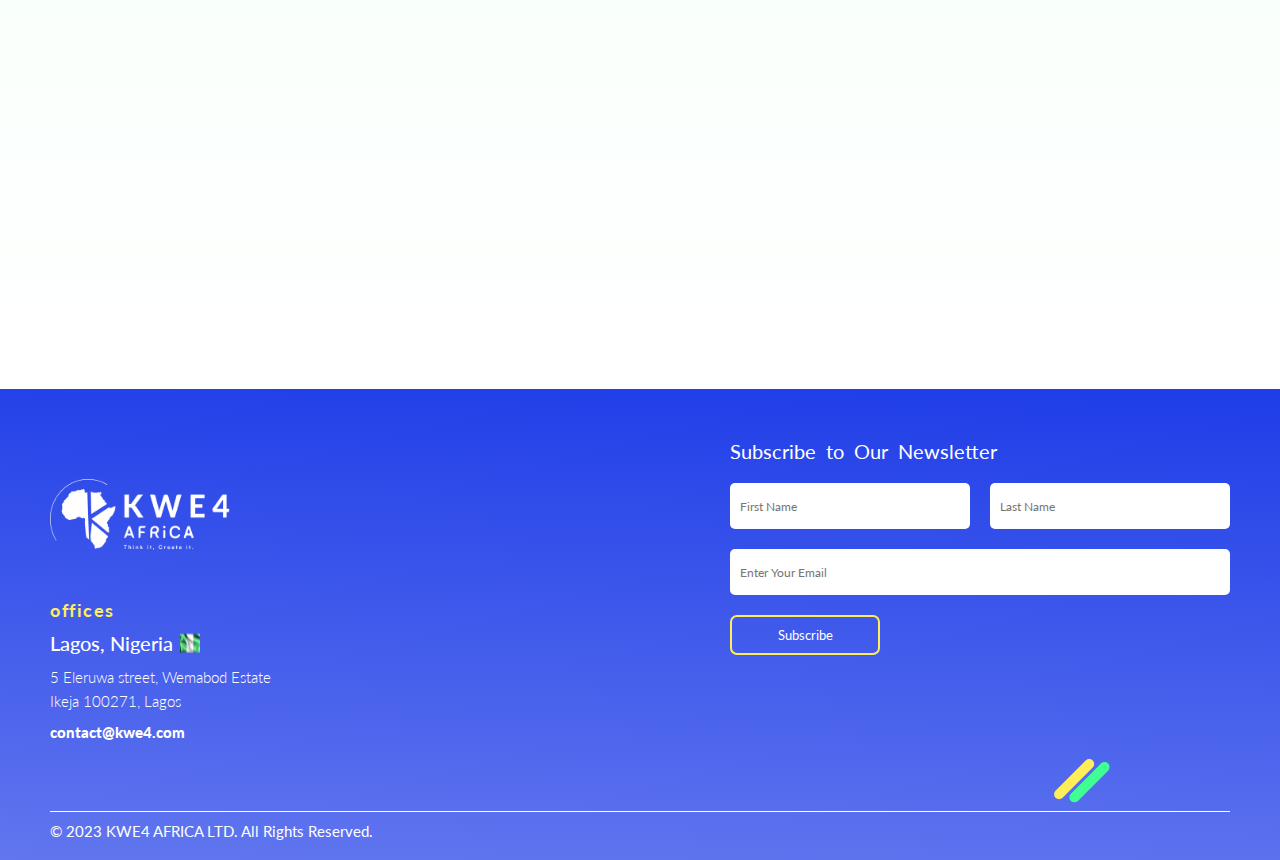
<file: startups.html>
<!DOCTYPE html>
<html lang="en">
	<head>
		<meta charset="UTF-8" />
		<!-- <meta name="viewport" content="width=device-width, initial-scale=1.0" /> -->
		<meta
			name="viewport"
			content="width=device-width, initial-scale=1 maximum-scale=1.0, user-scalable=no"
		/>

		<title>Codar Website - Portfolios Page</title>

		<link href="https://unpkg.com/aos@2.3.1/dist/aos.css" rel="stylesheet" />

		<!-- 
            - CSS STYLESHEET LINK
         -->
		<link rel="stylesheet" href="css/header.css" />
		<link rel="stylesheet" href="css/startups.css" />
		<link rel="stylesheet" href="css/footer.css" />

		<!-- 
            - FONT AWESOME CDN LINK
         -->
		<link
			rel="stylesheet"
			href="https://cdnjs.cloudflare.com/ajax/libs/font-awesome/6.4.2/css/all.min.css"
			integrity="sha512-z3gLpd7yknf1YoNbCzqRKc4qyor8gaKU1qmn+CShxbuBusANI9QpRohGBreCFkKxLhei6S9CQXFEbbKuqLg0DA=="
			crossorigin="anonymous"
			referrerpolicy="no-referrer"
		/>

		<!-- 
			 - FONT FAMILY - AVENIR
		 -->
		<link href="https://fonts.cdnfonts.com/css/avenir" rel="stylesheet" />
	</head>
	<body>
		<header>
			<a href="#" class="logo">
				<img src="img/header-logo.png" alt="codar logo" class="logo-img" />
			</a>

			<ul class="nav">
				<li class="nav-list"><a href="index.html" class="nav-item">Home</a></li>
				<li class="nav-list">
					<a href="#" class="nav-item"
						>Company <i class="fa-solid fa-caret-down"></i
					></a>

					<div class="submenu submenu__1">
						<a href="aboutUs.html">About Us</a>
						<a href="people.html">Our People</a>
						<a href="career.html">Careers</a>
					</div>
				</li>
				<li class="nav-list">
					<a href="startups.html" class="nav-item">Startups</a>
				</li>

				<li class="nav-list">
					<a href="#" class="nav-item"
						>Apply <i class="fa-solid fa-caret-down"></i
					></a>

					<div class="submenu submenu__2">
						<a href="mvp-studio2.html">Apply as Startups</a>
						<a href="#">Apply as Founders</a>
					</div>
				</li>
				<li class="nav-list">
					<a href="#" class="nav-item">Community</a>
				</li>
				<li class="nav-list">
					<a href="#" class="nav-item">Events</a>
				</li>

				<li class="nav-list">
					<a href="#" class="nav-item">Blogs</a>
				</li>
			</ul>

			<!-- NAV FOR SMALL SCREENS -->
			<ul class="nav-mobile">
				<li class="nav__mobile-list">
					<a href="index.html" class="nav__mobile-item">Home</a>
				</li>
				<li class="nav__mobile-list menu-item-has-children">
					<a href="#" class="nav__mobile-item" data-toggle="submenu"
						>Company <i class="fa-solid fa-caret-down"></i
					></a>

					<div class="submenu submenu__1">
						<a href="aboutUs.html">About Us</a>
						<a href="people.html">Our People</a>
						<a href="career.html">Careers</a>
					</div>
				</li>
				<li class="nav__mobile-list">
					<a href="startups.html" class="nav__mobile-item">Startups</a>
				</li>

				<li class="nav__mobile-list menu-item-has-children">
					<a href="#" class="nav__mobile-item" data-toggle="submenu"
						>Apply <i class="fa-solid fa-caret-down"></i
					></a>

					<div class="submenu submenu__2">
						<a href="mvp-studio2.html">Apply as Startups</a>
						<a href="#">Apply as Founders</a>
					</div>
				</li>
				<li class="nav__mobile-list">
					<a href="#" class="nav__mobile-item">Community</a>
				</li>
				<li class="nav__mobile-list">
					<a href="#" class="nav__mobile-item" data-toggle="submenu">Events</a>
				</li>
				<li class="nav__mobile-list">
					<a href="#" class="nav__mobile-item" data-toggle="submenu">Blogs</a>
				</li>
			</ul>

			<div class="menubar">
				<i class="fa-solid fa-bars"></i>
			</div>
		</header>

		<!-- PORTFOLIO HERO SECTION -->
		<section class="hero-container">
			<div class="hero__heading" data-aos="zoom-in" data-aos-duration="2000">
				<img src="img/stroke.svg" alt="stroke image" class="hero-stroke" />
				The startups that will change the world are within Africa and we are
				builders
			</div>

			<div class="hero__img" data-aos="fade-right" data-aos-duration="2000">
				<img src="img/portfolio-globe.png" alt="" />
			</div>

			<div
				class="hero__position-img"
				data-aos="fade-right"
				data-aos-duration="2000"
			>
				<img src="img/porfolio-halfglobe.png" alt="" />
			</div>
		</section>
		<section class="portfolio__container">
			<p
				class="portfolio__heading-text"
				data-aos="zoom-in"
				data-aos-duration="2000"
			>
				Our <span class="portfolio__span">Portfolio</span>
			</p>
			<div class="grid__portfolio">
				<div class="portfolio" data-aos="fade-right" data-aos-duration="2000">
					<div class="portfolio__logo">
						<img src="img/Group 2608214.png" alt="" class="resela" />
					</div>
					<h5>Resela</h5>
					<p class="portfolio__type">E-commerce</p>
					<p class="portfolio__content">
						Resela provides a seamless trading platform that incentivizes both
						sellers and buyers to refer customers, offering rewards and
						incentives in exchange for successful referrals.
					</p>
					<a href="#">Resela.com</a>
				</div>

				<div
					class="portfolio center"
					data-aos="fade-left"
					data-aos-duration="2000"
				>
					<div class="portfolio__logo position-3">
						<img src="img/Group 2608213.png" alt="" class="codar" />
					</div>
					<h5>Codar</h5>
					<p class="portfolio__type">EdTech</p>
					<p class="portfolio__content">
						Codar is an AI-powered tech training institution dedicated to
						closing the knowledge gap between technical expertise and technical
						illiteracy in Africa. Codar looks to create inclusive, accessible
						and sustainable tech education for all Africans.
					</p>
					<a href="#">Codarhq.com</a>
				</div>

				<div
					class="portfolio"
					data-aos="fade-right"
					data-aos-duration="2000"
					data-aos-delay="500"
				>
					<div class="portfolio__logo position-1">
						<img src="img/xwork.png" alt="" class="xwork" />
					</div>
					<h5>Xwork</h5>
					<p class="portfolio__type">JobTech</p>
					<p class="portfolio__content">
						Xwork is a pioneering JobTech platform that effortlessly links
						service providers with employers. Offering a comprehensive catalog
						of diverse job opportunities, it's the 'Digital Labour Market
						on-the-go,' simplifying the way work meets talent.
					</p>
					<a href="#">Codarhq.com</a>
				</div>

				<div
					class="portfolio center"
					data-aos="fade-left"
					data-aos-duration="2000"
					data-aos-delay="500"
				>
					<div class="portfolio__logo">
						<img src="img/shopay.png" class="shopay" alt="" />
					</div>
					<h5>Shopay</h5>
					<p class="portfolio__type">E-Commerce</p>
					<p class="portfolio__content">
						Shopay possesses the potential to emerge as a premier E-commerce
						platform, serving as the convenient rendezvous for buyers and
						sellers of goods and products.
					</p>
					<a href="#">Codarhq.com</a>
				</div>
			</div>
		</section>
		<!-- PORTFOLIO HERO SECTION ENDS HERE -->

		<footer>
			<div class="footer__contents">
				<div class="footer__left">
					<a href="#" class="logo">
						<img src="img/footer-logo.png" alt="codar logo" class="logo-img" />
					</a>

					<div class="footer__address">
						<h5 class="address__heading">offices</h5>
						<p class="address__country">
							Lagos, Nigeria
							<img src="img/nigeria.png" alt="image" class="nigeria__img" />
						</p>

						<p class="address__location">
							5 Eleruwa street, Wemabod Estate <br />
							Ikeja 100271, Lagos
						</p>

						<p class="address__email">contact@kwe4.com</p>

						<div class="address__icons">
							<i class="fa-brands fa-linkedin-in"></i>
							<i class="fa-brands fa-instagram"></i>
							<i class="fa-brands fa-x-twitter"></i>
						</div>
					</div>
				</div>

				<div class="footer__right">
					<p class="subscribe">Subscribe to Our Newsletter</p>

					<form class="footer__form">
						<div class="form__text--input">
							<input
								type="text"
								placeholder="First Name"
								class="form__firstname"
							/>
							<input
								type="text"
								placeholder="Last Name"
								class="form__lastname"
							/>
						</div>
						<div class="form__email-wrapper">
							<input
								type="end"
								placeholder="Enter Your Email"
								class="form__email"
							/>
						</div>

						<button class="form__btn">Subscribe</button>
					</form>
				</div>
				<img src="img/stroke.svg" alt="stroke" class="footer-stroke" />
			</div>

			<p class="footer__copyright">
				&copy; 2023 KWE4 AFRICA LTD. All Rights Reserved.
			</p>
		</footer>

		<script src="https://unpkg.com/aos@2.3.1/dist/aos.js"></script>
		<script>
			AOS.init({
				once: true,
			});
		</script>

		<script src="js/script.js"></script>
	</body>
</html>
</file>
<file: css/header.css>
/* @import url("https://fonts.googleapis.com/css2?family=Rubik:wght@300;400;500;600;700;800&display=swap"); */

@import url("https://fonts.googleapis.com/css2?family=Lato:wght@300;400;700&display=swap");

* {
	margin: 0;
	padding: 0;
	box-sizing: border-box;
	font-family: "Avenir", sans-serif;
}

img {
	display: block;
	height: 100%;
	width: 100%;
}

ul {
	list-style: none;
}

a {
	text-decoration: none;
	display: block;
}

html {
	font-size: 62.5%;
}

body {
	font-family: "Avenir", sans-serif;
}

header {
	width: 100%;
	margin: 0 auto;
	height: 10rem;
	display: flex;
	justify-content: space-between;
	position: relative;
	padding-inline: 6rem;
	background-color: #fff;
	box-shadow: 5px 0px 10px rgba(0, 0, 0, 0.3);
}

header.active {
	background-color: #fff;
	position: fixed;
	top: 0;
	left: 0;
	width: 100%;
	animation: slideIn 0.5s ease forwards;
	z-index: 10;
}

@keyframes slideIn {
	0% {
		transform: translateY(-100%);
	}
	100% {
		transform: translateY(0);
	}
}

ul.nav-mobile {
	display: none;
}

.logo {
	width: 180px;
	height: 80px;
	display: flex;
	align-self: center;
}

.logo-img {
	width: 100%;
	height: 100%;
}

ul.nav {
	display: flex;
	gap: 3rem;
	position: relative;
}

.nav-list {
	/* position: relative; */
	height: inherit;
	display: flex;
	justify-content: center;
	align-items: center;
}

.nav-list .submenu {
	position: absolute;
	top: 9rem;
	z-index: 999;
	background-color: #fff;
	padding: 2rem 1rem;
	width: 150px;
	transform: translate(10px, 20px);
	transition: 0.4s;
}

.nav-list .submenu__1,
.nav-list .submenu__2,
.nav-list .submenu__3,
.nav-list .submenu__4 {
	visibility: hidden;
	opacity: 0;
}

ul.nav .nav-list:hover .submenu__1 {
	visibility: visible;
	opacity: 1;
	transform: translate(0px, -10px);
}
ul.nav .nav-list:hover .submenu__2 {
	visibility: visible;
	opacity: 1;
	transform: translate(0px, -10px);
}
ul.nav .nav-list:hover .submenu__3 {
	visibility: visible;
	opacity: 1;
	transform: translate(0px, -10px);
}
ul.nav .nav-list:hover .submenu__4 {
	visibility: visible;
	opacity: 1;
	transform: translate(0px, -10px);
}

.nav-list .submenu a {
	color: #000;
	font-size: 1.5rem;
	margin-bottom: 1rem;
	font-weight: 300;
	display: block;
}

.nav-list .submenu a:last-child {
	margin-bottom: 0;
}

.nav-item {
	display: flex;
	align-items: center;
	gap: 0.5rem;
	font-size: 1.8rem;
	color: #0c0b0b;
	font-weight: 300;
}

.nav-item i {
	font-size: 1.4rem;
}

.menubar {
	display: none;
	background-color: #222;
	align-self: center;
	padding: 1rem;
	cursor: pointer;
}

.menubar i {
	color: #fff;
	font-size: 2rem;
}

/* MEDIA QUERY CSS */
@media screen and (max-width: 1024px) {
	header {
		padding-inline: 3rem;
	}

	.logo {
		width: 150px;
		height: 60px;
	}
}
@media screen and (max-width: 900px) {
	header {
		padding-inline: 1.5rem;
	}

	ul.nav {
		display: none;
	}
	/* NAV MOBILE */
	ul.nav-mobile {
		display: block;
		position: absolute;
		left: -100%;
		top: 9rem;
		width: 100%;
		visibility: hidden;
		z-index: 1000;
		background: #222;
		padding: 2rem;
		transition: all 0.5s ease;
	}

	ul.nav-mobile.open {
		visibility: visible;
		left: 0;
	}

	.nav__mobile-list {
		margin-bottom: 1rem;
	}

	.nav__mobile-item {
		display: flex;
		justify-content: space-between;
		color: #fff;
		font-weight: 300;
		font-size: 1.5rem;
		border-bottom: 1px solid #333;
		padding-block: 1rem;
	}

	.nav__mobile-item i {
		pointer-events: none;
	}

	.nav__mobile-list .submenu {
		width: 100%;
		max-height: 0;
		overflow: hidden;
		transition: 0.5s;
	}

	.nav__mobile-list .nav__mobile-item i {
		transition: 0.5s;
	}

	.nav__mobile-list.active .nav__mobile-item i {
		rotate: (0deg);
	}

	.nav__mobile-list .submenu a {
		padding: 1rem 4rem;
		color: #fff;
		border-bottom: 1px solid #333;
		font-size: 1.3rem;
	}

	/* NAV MOBILE  ENDS HERE*/

	.menubar {
		display: block;
	}
}

@media screen and (max-width: 576px) {
	ul.nav-mobile {
		display: block;
	}
}
</file>
<file: css/home.css>
@import url("https://fonts.googleapis.com/css2?family=Sen:wght@400;500;600;700;800&display=swap");

* {
	margin: 0;
	padding: 0;
	box-sizing: border-box;
	font-family: "Sen", sans-serif;
}

html {
	scroll-behavior: smooth;
}

body {
	background-color: #fff;
	/* font-family: "Avenir", sans-serif; */
	font-family: "Sen", sans-serif;
	overflow-x: hidden;
}

img {
	display: block;
	height: 100%;
	width: 100%;
}

ul {
	list-style: none;
}

a {
	text-decoration: none;
	display: block;
}

html {
	font-size: 62.5%;
}

/* HERO SECTION */

.hero-container {
	height: 80vh;
	background: #f6efe3;
	display: flex;
	position: relative;
	z-index: 3;
}

.hero-globe {
	position: absolute;
	width: 200px;
	height: 150px;
	left: 30%;
	top: 5%;
	z-index: 2;
}

.hero-left {
	padding: 0 5rem;
	align-self: center;
	flex-basis: 50%;
	z-index: 3;
	position: relative;
}

.hero-left .hero-stroke {
	position: absolute;
	width: 80px;
	height: 60px;
	z-index: -1;
	right: 25%;
	bottom: 55%;
}

.hero-left h1 {
	font-size: 6rem;
	font-weight: 800;
	margin-bottom: 1.5rem;
	/* word-spacing: 1rem; */
	letter-spacing: 2px;
}

.hero-left p {
	font-size: 2.5rem;
	color: #2e2c2c;
	margin-bottom: 2.5rem;
	line-height: 1.6;
	font-weight: 400;
}

.hero__link-wrapper {
	display: flex;
	flex-wrap: wrap;
	gap: 2rem;
}

.hero-left .hero__link {
	display: inline-block;
	background: #203ee8;
	color: #fff;
	padding: 1rem 2rem;
	font-size: 1.8rem;
	border-radius: 4px;
	transition: all 0.3s;
}

.hero-left .hero__link:hover {
	background: #435be0;
	color: rgba(255, 255, 255, 0.8);
}

.hero-right {
	flex-basis: 50%;
	margin-left: auto;
}

.about-container {
	padding: 5rem;
	z-index: 2;
}

.about__heading-text {
	font-size: 4rem;
	font-weight: 900;
	text-align: center;
}

.about__span {
	color: #0802a3;
}

.about__contents-container {
	margin-top: 8rem;
	display: flex;
	flex-wrap: wrap;
	justify-content: space-between;
	gap: 3rem;
}

.about__content {
	flex-basis: 30%;
	position: relative;
	z-index: 1;
}

.about__content-1 .about-stroke {
	position: absolute;
	top: 75%;
	right: 20%;
	z-index: -1;
	width: 60px;
	height: 60px;
}

.about__content-2 .about-stroke {
	position: absolute;
	top: 55%;
	right: 50%;
	z-index: -1;
	width: 60px;
	height: 60px;
}

.about__content-3 .about-stroke {
	position: absolute;
	top: 55%;
	right: 30%;
	z-index: -1;
	width: 60px;
	height: 60px;
}

.about__content img {
	width: 80px;
	height: 80px;
}

.relative {
	position: relative;
}

.about-dollar {
	position: absolute;
	left: 3rem;
	top: 1.5rem;
	font-size: 4rem;
	font-weight: 300;
}

.about__content h3 {
	margin: 0.5rem 0 2rem;
	font-size: 2.5rem;
	font-weight: 700;
}

.about__content p {
	line-height: 1.6;
	font-size: 2rem;
	font-weight: 300;
}

.about__model-container {
	padding: 5rem 0 10rem;
	background: #f5f5ef;
}

.about__model-text {
	text-align: center;
	font-size: 2rem;
	margin-top: 1rem;
}

/* ABOUT MODEL STYLING */
.about__slider-container {
	display: flex;
	justify-content: center;
	align-items: center;
	height: 100vh;
	position: relative;
}

.card__container {
	padding-block: 5rem;
	padding-inline: 2rem;
	/* max-width: 1200px; */
	width: 100%;
}

.card__content {
	margin-inline: 1.75rem;
	border-radius: 1.25rem;
	overflow: hidden;
	padding-block: 1rem;
}

.card__article {
	border-radius: 1.25rem;
	overflow: hidden;
	padding: 15px 10px;
	background-color: #fff;
}

.card__heading {
	font-size: 2.5rem;
	margin-bottom: 2rem;
	margin-left: 2rem;
}

.card__image img {
	/* width: 100%;
	height: 100%; */
	margin-left: 2rem;
	max-width: 420px;
	width: 100%;
	height: 200px;
	object-fit: cover;
	border-radius: 10px;
}

.card__data {
	padding: 3rem 2rem;
	border-radius: 0 0 1rem 1rem;
}

.card__title {
	font-size: 1.6rem;
}

.card__detail {
	line-height: 1.4;
	margin-top: 1rem;
	/* font-family: "Avenir", sans-serif; */
	font-size: 1.4rem;
	font-weight: 400;
}

.navigation {
	position: absolute;
	right: 20%;
	margin-top: 5rem;
}

.swiper-button-prev::after,
.swiper-button-next::after {
	content: "";
}

.swiper-button-prev,
.swiper-button-next {
	display: flex;
	justify-content: center;
	align-items: center;
	width: 20px;
	height: 20px;
	border-radius: 50%;
	color: #000;
	border: 2px solid #000;
	font-size: 1.2rem;
}
/* ABOUT MODEL STYLING ENDS HERE */

.formula__container {
	padding: 7rem 5rem;
	/* background: linear-gradient(
		180deg,
		rgba(218, 255, 233, 0.44) 0%,
		rgba(218, 255, 233, 0) 100%
	); */

	background: rgba(218, 255, 233, 0.44);
}

.grid__formula-container {
	display: grid;
	grid-template-columns: repeat(auto-fit, minmax(350px, auto));
	grid-gap: 2rem 4rem;
	margin-top: 9rem;
	margin-bottom: 10rem;
}

.grid__content {
	background: #fff;
	padding: 1rem 2rem;
	border-radius: 5px;
	box-shadow: 0 3px 10px rgba(0, 0, 0, 0.3);
}

.border__line {
	border-radius: 4px;
	border-left: 3px solid #ffee59;
	padding: 1rem;
}

.grid__content-title {
	color: #000;
	font-size: 2.5rem;
	font-weight: 400;
	letter-spacing: 2.04px;
	margin-bottom: 0.6rem;
}

.grid__content-text,
.diagram__content-text {
	color: #000;
	font-size: 1.8rem;
	font-weight: 300;
	letter-spacing: 0.32px;
	line-height: 1.5;
}

.programs__container {
	background: #f5f5ef;
	padding: 7rem 5rem 14rem;
	position: relative;
}

.globe__background {
	height: 400px;
	width: 500px;
	position: absolute;
	right: -10%;
	top: 10%;
}

.globe__background img {
	object-fit: contain;
}

.circle {
	width: 110px;
	height: 110px;
	border-radius: 50%;
	background-color: #f5f5ef;
	/* background-color: red; */
	position: absolute;
	right: 3%;
	top: -25%;
}

.circle-2 {
	width: 80px;
	height: 80px;
	border-radius: 40%;
	background-color: #f5f5ef;
	/* background-color: red; */
	position: absolute;
	right: 10%;
	top: 13%;
}

.diagram__link {
	margin-top: 15rem;
	position: relative;
}

.diagram__link svg {
	height: 700px;
}

.program-stroke-1,
.program-stroke-2 {
	position: absolute;
	width: 60px;
}

.program-stroke-1 {
	top: -50%;
	right: 54%;
}

.program-stroke-2 {
	bottom: -30%;
	right: 50%;
}

.diagram__content {
	background: #fff;
	width: 400px;
	height: fit-content;
	padding: 2rem 3rem;
	position: absolute;
	border-radius: 7px;
}

.diagram__content-1 {
	top: -5%;
	left: 15%;
	transform: translate(-5%, -10%);
}

.diagram__content-2 {
	top: 35%;
	left: 40%;
	transform: translate(-10%, -10%);
}

.diagram__content-3 {
	bottom: -10%;
	left: 15%;
	transform: translate(-5%, -10%);
}

.diagram__content-title {
	color: #000;
	font-size: 20px;
	font-weight: 400;
	margin-bottom: 0.6rem;
}

.learn-more {
	color: #203ee8;
	margin-top: 0.6rem;
	text-align: right;
	margin-left: 200px;
	display: flex;
	align-items: center;
	font-size: 1.3rem;
}

.learn-more > span {
	margin-left: 0.5rem;
	width: 15px;
	height: 15px;
	border: 2px solid #203ee8;
	border-radius: 50%;
	font-size: 1rem;
	display: flex;
	justify-content: center;
	align-items: center;
	margin-top: 5px;
}

.learn-more > span i {
	font-size: 8px;
}

.company__container {
	background: #fff;
	padding: 5rem;
}

.companies__logo-wrapper {
	max-width: 450px;
	height: 500px;
	width: 100%;
	margin: 0 auto;
	position: relative;
}

.company__logo {
	width: 200px;
	height: 100px;
	position: absolute;
}

.position-1 {
	top: 100px;
	left: 150px;
}

.position-2 {
	top: 200px;
	left: -50px;
}

.position-3 {
	top: 200px;
	left: 350px;
}

.position-4 {
	top: 300px;
	left: 150px;
}

.company__logo img.xwork,
.company__logo img.shopay,
.company__logo img.resela,
.company__logo img.codar {
	width: 100%;
	height: 100%;
}

.people__container {
	background: linear-gradient(180deg, #f6efe3 0%, #daffe9 100%);
	padding: 5rem;
}

.people__slider-container {
	position: relative;
	max-width: 1100px;
	margin: 5rem auto;
	width: 100%;
}

.people__slides {
	display: grid;
	grid-template-columns: repeat(3, 1fr);
	grid-gap: 4rem;
	place-content: center;
}

.people__slide {
	position: relative;
	margin-bottom: 1.5rem;
	box-shadow: 0 3px 10px rgba(0, 0, 0, 0.3);
	border-radius: 10px 10px 0 0;
}

.people__img {
	height: 380px;
}

.people__img img {
	width: 100%;
	height: 100%;
	object-fit: cover;
	border-radius: 10px 10px 0 0;
}

.people__img .etinosa__img {
	object-position: 0px 10%;
}

.people__details {
	background-color: #fff;
	width: 100%;
	border-radius: 10px 10px 0 0;
	padding: 1rem 2rem;
	display: flex;
	/* gap: 2rem; */
	justify-content: space-between;
}

.people__slide-title {
	font-weight: 900;
	font-size: 1.5rem;
	margin-bottom: 0.5rem;
}

.people__slide-text {
	font-weight: 300;
	font-size: 1.5rem;
	font-style: italic;
}

.people__icons {
	align-self: flex-end;
	display: flex;
	gap: 1rem;
	font-size: 1.5rem;
}

.partners__container {
	padding: 5rem;
	height: 300px;
	background: #f5f5ef;
}

.partners__gallery {
	max-width: 600px;
	width: 100%;
	margin: 5rem auto;
	display: flex;
	justify-content: space-between;
	align-items: center;
}

.community__container {
	padding: 5rem;
	background: #fff;
	position: relative;
}

.news__container {
	max-width: 1100px;
	width: 100%;
	margin: 4rem auto 0;
}

.news__content-container {
	display: flex;
	gap: 4rem;
	align-items: center;
	margin-bottom: 5rem;
}

.news__img {
	width: 100px;
	height: 80px;
}

.news__headline {
	margin-bottom: 0.7rem;
	font-size: 2rem;
	font-weight: 600;
}

.news__more-content {
	display: flex;
	justify-content: space-between;
	align-items: center;
	padding-right: 3rem;
}

.news__more-content p {
	line-height: 1.6;
	font-size: 1.5rem;
}

.news__link {
	display: flex;
	gap: 0.6rem;
	align-items: center;
	color: #203ee8;
	font-size: 1.5rem;
}

.news__link span:nth-child(2) {
	border: 1px solid #203ee8;
	width: 20px;
	height: 20px;
	border-radius: 50%;
	display: flex;
	justify-content: center;
	align-items: center;
}

.community-stroke {
	position: absolute;
	bottom: -40%;
	right: 10%;
	width: 60px;
}

.faq__container {
	background: #f5f5ef;
	padding: 5rem;
}

.accordion__container {
	max-width: 900px;
	width: 100%;
	margin: 4rem auto 0;
}

.accordion {
	margin-bottom: 1rem;
}

.accordion__header {
	background: #fff;
	padding: 2rem 3rem;
	display: flex;
	justify-content: space-between;
	align-items: center;
	cursor: pointer;
	border-radius: 10px 10px 0 0;
}

.accordion__heading {
	border: none;
	outline: none;
	background: none;
	font-weight: 700;
	font-size: 1.8rem;
	cursor: pointer;
	background: #fff;
	padding: 2rem 3rem;
	display: flex;
	justify-content: space-between;
	align-items: center;
	cursor: pointer;
	border-radius: 10px 10px 0 0;
	width: 100%;
}

.accordion__heading i {
	font-weight: 700;
	font-size: 1.8rem;
	transition: all 0.3s ease-in-out;
}

.accordion__heading.active i {
	transform: rotate(180deg);
}
.accordion__body {
	max-height: 0;
	opacity: 0;
	overflow: hidden;
	transition: all 0.3s ease-in-out;
	font-size: 1.8rem;
	font-weight: 400;
	line-height: 1.6;
	padding: 1rem 0;
	background-color: rgba(255, 255, 255, 0.8);
}

.accordion__body.active {
	max-height: 12rem;
	padding: 1rem;
	opacity: 1;
}

/* MOBILE MEDIA QUERY */

@media screen and (max-width: 576px) {
	.hero-container {
		flex-direction: column-reverse;
		height: initial;
		padding: 2rem 1rem;
	}

	.hero-globe {
		display: none;
	}

	.hero-left {
		padding: 0 0rem;
		align-self: initial;
		/* max-width: 400px; */
	}

	.hero-left h1 {
		font-size: 3.5rem;
		margin-top: 1.5rem;
	}

	.hero-left p {
		font-size: 1.8rem;
	}

	.about-container {
		padding: 3rem 2rem;
	}

	.about__heading-text {
		font-size: 3rem;
	}

	.about__content {
		flex-basis: 45%;
		flex-grow: 1;
		margin-top: 3rem;
	}

	.about__content h3 {
		font-size: 1.8rem;
		font-weight: 700;
	}

	.about__content p {
		line-height: 1.6;
		font-size: 1.5rem;
	}

	.about__model-container {
		padding: 3rem 2rem 7rem;
		background: #f5f5ef;
	}

	.about__model-container .about__model-text {
		text-align: center;
		font-size: 1.5rem;
		margin-top: 1rem;
	}

	.about__slider-container {
		/* max-width: 500px; */
		width: 100%;
		margin: 3rem auto 0;
		position: relative;
		height: 70vh;
	}

	.card__container {
		padding-block: 5rem;
		padding-inline: 0rem;
		width: 100%;
	}

	.card__content {
		margin-inline: 1rem;
		border-radius: 1.25rem;
		overflow: hidden;
		padding-block: 1rem;
	}

	.card__data {
		padding: 3rem 2rem;
		border-radius: 0 0 1rem 1rem;
	}

	.card__article {
		border-radius: 1.25rem;
		overflow: hidden;
		padding: 15px 5px;
		background-color: #fff;
	}

	.about__slide-heading {
		color: #000;
		font-size: 2rem;
		font-style: normal;
		font-weight: 700;
		letter-spacing: 2.04px;
		margin: 0 2rem 2rem;
	}

	.about__slide-title {
		color: #000;
		font-size: 1.5rem;
		font-weight: 500;
		margin: 2rem;
	}

	.about__slide-detail {
		font-size: 1.5rem;
	}

	.card__image img {
		max-width: 350px;
		width: 100%;
	}

	.formula__container {
		padding: 3rem 2rem;
		background: linear-gradient(
			180deg,
			rgba(218, 255, 233, 0.44) 0%,
			rgba(218, 255, 233, 0) 100%
		);
	}

	.grid__formula-container {
		grid-template-columns: repeat(1, minmax(250px, auto));
	}

	.grid__content-title {
		font-size: 2rem;
	}

	.grid__content-text,
	.diagram__content-text {
		font-size: 1.5rem;
	}

	.programs__container {
		background: #f5f5ef;
		padding: 3rem 3rem;
		position: relative;
	}

	.globe__background {
		height: 200px;
		width: 200px;
		background: url("/img/globe.png");
		background-repeat: no-repeat;
		background-size: 50%;
		background-position: right top;
		position: absolute;
		right: 0px;
		top: 10%;
	}

	.globe__background img {
		object-fit: contain;
	}

	.diagram__link {
		margin-top: 10rem;
		position: static;
		max-width: 500px;
		width: 100%;
	}

	.program-stroke-2 {
		position: static;
		display: none;
	}

	.diagram__link svg {
		height: 500px;
		display: none;
	}

	.circle,
	.circle-2 {
		position: static;
		display: none;
	}

	.diagram__content {
		width: 100%;
		height: fit-content;
		padding: 2rem 3rem;
		display: block;
		position: static;
		border-radius: 7px;
		margin-bottom: 2rem;
	}

	.learn-more {
		margin-left: 70px;
	}
	.diagram__content-1 {
		transform: translate(-0%, 0%);
	}

	.diagram__content-2 {
		transform: translate(-0%, 0%);
	}

	.diagram__content-3 {
		transform: translate(-0%, 0%);
	}

	.diagram__content-title {
		color: #000;
		font-size: 1.5rem;
		font-weight: 400;
		margin-bottom: 0.6rem;
	}

	.portfolio {
		margin-top: 0rem;
		margin-bottom: 8rem;
	}

	.company__container {
		background: #fff;
		padding: 5rem 2rem;
		height: 60vh;
		display: flex;
		flex-direction: column;
	}

	.companies__logo-wrapper {
		max-width: 500px;
		width: 100%;
		height: fit-content;
		margin: 0 0;
		position: unset;
		display: grid;
		grid-template-columns: repeat(2, 1fr);
		place-items: center;
		grid-gap: 2rem 1rem;
	}

	.company__logo {
		width: 120px;
		height: 80px;
		position: unset;
	}

	.people__container {
		background: linear-gradient(180deg, #f6efe3 0%, #daffe9 100%);

		padding: 5rem 2rem;
	}

	.people__slider-container {
		margin-top: 5rem;
		position: relative;
	}

	.people__slides {
		/* display: grid;
		grid-template-columns: repeat(1, 1fr);
		grid-gap: 4rem 1rem; */
		display: block;
	}

	.people__slide {
		/* flex-basis: 100%;
		flex-grow: 1; */
		position: relative;
		margin-bottom: 1.5rem;
		box-shadow: 0 3px 10px rgba(0, 0, 0, 0.3);
		border-radius: 10px 10px 0 0;
		max-width: 380px;
		margin: 0 auto 3rem;
	}

	.people__img {
		height: 420px;
	}

	.people__img img {
		object-fit: cover;
		width: 100%;
		height: 100%;
		border-radius: 10px 10px 0 0;
	}

	.people__details {
		position: static;
		padding: 1rem 1rem;
	}

	.partners__container {
		padding: 5rem 2rem;
	}

	.community__container {
		padding: 5rem 2rem;
		background: #fff;
		background-image: url("/img/stroke.svg");
		background-repeat: no-repeat;
		background-position: 90% bottom;
	}

	.news__container {
		max-width: 500px;
		width: 100%;
		margin: 4rem auto 0;
	}

	.news__content-container {
		display: flex;
		flex-direction: column;
		gap: 4rem;
		align-items: center;
		margin-bottom: 2rem;
	}

	.news__img {
		display: none;
	}

	.news__more-content {
		flex-direction: column;
		align-items: flex-start;
		gap: 1rem;
	}

	.news__more-content p {
		line-height: 1.6;
		font-size: 1.5rem;
		font-weight: 300;
	}

	.faq__container {
		padding: 5rem 2rem;
	}

	.accordion__container {
		max-width: 500px;
		width: 100%;
		margin: 4rem auto 0;
	}

	.accordion {
		margin-bottom: 1rem;
	}

	.accordion__header {
		background: #fff;
		padding: 2rem 1rem;
		display: flex;
		justify-content: space-between;
		align-items: center;
		gap: 1rem;
	}

	.accordion__heading {
		font-weight: 500;
		font-size: 1.5rem;
	}

	.accordion__heading + span {
		font-weight: 500;
		font-size: 1.5rem;
	}
}

@media screen and (min-width: 577px) and (max-width: 767px) {
	.hero-container {
		height: 60vh;
	}

	.hero-globe {
		display: none;
	}

	.hero-left {
		padding: 0 2rem;
	}

	.hero-left h1 {
		font-size: 3rem;
	}

	.hero-left p {
		font-size: 1.5rem;
	}

	.about__heading-text {
		font-size: 2.5rem;
	}

	.about__contents-container {
		margin-top: 3rem;
		display: flex;
		flex-wrap: wrap;
		justify-content: space-between;
		gap: 3rem;
	}

	.about__content h3 {
		margin: 0.5rem 0 1rem;
		font-size: 1.8rem;
		font-weight: 700;
	}

	.about__content p {
		line-height: 1.6;
		font-size: 1.5rem;
		font-weight: 300;
	}

	.about__model-container {
		padding: 3rem 2rem;
		background: #f5f5ef;
	}

	.about__model-container .about__model-text {
		text-align: center;
		font-size: 1.5rem;
		margin-top: 1rem;
	}

	.about__slider-container {
		/* max-width: 500px; */
		width: 100%;
		margin: 3rem auto 0;
		position: relative;
		height: 70vh;
	}

	.card__container {
		padding-block: 5rem;
		padding-inline: 0rem;
		width: 100%;
	}

	.card__content {
		margin-inline: 1rem;
		border-radius: 1.25rem;
		overflow: hidden;
		padding-block: 1rem;
	}

	.about__slide-heading {
		color: #000;
		font-size: 2rem;
		font-weight: 700;
		letter-spacing: 2.04px;
		margin: 2rem;
	}

	.about__slide-title {
		color: #000;
		font-size: 1.5rem;
		font-weight: 500;
		margin: 2rem;
	}

	.about__slide-detail {
		font-size: 1.5rem;
	}

	.slider__pagination {
		display: flex;
		width: 100px;
		margin: 2rem auto;
	}

	.slider__pagination .dot {
		width: 10px;
		height: 10px;
		border-radius: 50%;
		background: #d9d9d9;
		margin-right: 1rem;
		cursor: pointer;
	}

	.slider__pagination .dot.active {
		background: #0802a3;
	}

	.slider__navigation {
		display: flex;
		gap: 1rem;
		position: absolute;
		right: 4rem;
		bottom: 0rem;
	}

	.left__navigation,
	.right__navigation {
		border: 2px solid #000;
		border-radius: 50%;
		width: 20px;
		height: 20px;
		display: flex;
		justify-content: center;
		align-items: center;
		cursor: pointer;
	}

	.border__line {
		height: 100%;
	}

	.grid__content-title {
		font-size: 2rem;
	}

	.programs__container {
		background: #f5f5ef;
		padding: 3rem 3rem;
		position: relative;
	}

	.globe__background {
		height: 200px;
		width: 300px;
		position: absolute;
		right: -15%;
		top: 0%;
	}

	.diagram__link {
		position: static;
		max-width: 550px;
		width: 100%;
		margin: 8rem auto;
	}

	.circle,
	.circle-2 {
		position: static;
		display: none;
	}

	.diagram__link svg {
		display: none;
	}

	.diagram__content {
		width: 100%;
		height: fit-content;
		padding: 2rem;
		display: block;
		position: static;
		border-radius: 7px;
		margin-bottom: 2rem;
	}

	.diagram__content-1 {
		transform: translate(-0%, 0%);
	}

	.diagram__content-2 {
		transform: translate(-0%, 0%);
	}

	.diagram__content-3 {
		transform: translate(-0%, 0%);
	}

	.diagram__content-title {
		color: #000;
		font-size: 1.8rem;
		font-weight: 400;
		margin-bottom: 0.6rem;
	}

	.diagram__content-text {
		font-size: 1.5rem;
	}

	.program-stroke-2 {
		position: static;
		display: none;
	}

	.people__container {
		background: linear-gradient(180deg, #f6efe3 0%, #daffe9 100%);

		padding: 5rem 2rem;
	}

	.people__slides {
		display: flex;
		flex-wrap: wrap;
		justify-content: space-between;
	}

	.people__slide {
		flex-basis: 45%;
		position: relative;
	}

	.people__img {
		height: 300px;
	}

	.people__img img {
		object-fit: cover;
		width: 100%;
		object-position: 50% 0%;
		border-radius: 10px 10px 0 0;
	}

	.people__details {
		padding: 1rem 1rem;
	}

	.community__container {
		padding: 5rem 2rem;
	}

	.news__headline {
		font-size: 1.5rem;
		font-weight: 700;
	}

	.news__more-content {
		flex-direction: column;
		align-items: start;
		gap: 1rem;
	}

	.news__link {
		font-size: 1.4rem;
	}

	.faq__container {
		padding: 5rem 2rem;
	}

	.accordion {
		margin-bottom: 1rem;
	}

	.accordion__header {
		padding: 2rem 1rem;
	}

	.accordion__heading {
		font-size: 1.5rem;
	}

	.accordion__heading + span {
		font-size: 1.5rem;
	}
}

@media screen and (min-width: 768px) and (max-width: 1024px) {
	.hero-container {
		height: 60vh;
	}

	.hero-globe {
		left: 20%;
		z-index: 1;
	}

	.hero-left {
		padding-left: 3rem;
		z-index: 2;
	}

	.hero-left h1 {
		font-size: 4rem;
		margin-bottom: 1rem;
	}

	.hero-left p {
		font-size: 1.8rem;
		margin-bottom: 2rem;
		line-height: 1.5;
	}

	/* .hero__link-wrapper {
		flex-direction: column;
		gap: 2rem;
	} */

	.hero__link {
		text-align: center;
		padding: 1rem 0rem;
		/* width: 180px; */
	}

	.about-container {
		padding-left: 3rem;
	}

	.about__heading-text {
		font-size: 3rem;
	}

	.about__content {
		flex-basis: 25%;
		margin-top: 3rem;
	}

	.about__content h3 {
		font-size: 1.8rem;
		font-weight: 700;
	}

	.about__content p {
		line-height: 1.5;
		font-size: 1.5rem;
	}

	.about__model-container {
		padding: 5rem 0 5rem;
		background: #f5f5ef;
		height: fit-content;
	}

	.about__model-container .about__model-text {
		text-align: center;
		font-size: 1.5rem;
		margin-top: 1rem;
	}

	.about__slider-container {
		margin: 2rem auto 0;
		position: relative;
		padding: 0 3rem;
		height: fit-content;
	}

	.about__slides {
		display: flex;
		gap: 5rem;
		flex-wrap: wrap;
		justify-content: center;
	}

	.about__slide {
		background-color: #fff;
		height: fit-content;
		flex-basis: 45%;
	}

	.about__img {
		width: 300px;
		height: 200px;
		transform: translateX(-20px);
	}

	.about__img img {
		border-radius: 10px;
	}

	.about__slide-heading {
		color: #000;
		font-size: 2rem;
		font-style: normal;
		font-weight: 700;
		letter-spacing: 2.04px;
		margin: 0 1rem 1rem;
	}

	.about__slide-title {
		color: #000;
		font-size: 16px;
		font-weight: 500;
		margin: 2rem;
	}

	.about__slide-detail {
		color: #000;
		font-size: 1.5rem;
		font-style: normal;
		font-weight: 300;
		letter-spacing: 0.32px;
		line-height: 1.5;
		margin: 0 2rem;
		text-align: left;
	}

	.formula__container {
		padding-left: 3rem;
	}

	.grid__formula-container {
		grid-template-columns: repeat(2, minmax(250px, 1fr));
		grid-gap: 2rem;
		margin-top: 5rem;
	}

	.border__line {
		padding: 0 1rem;
		height: 100%;
	}

	.grid__content-title {
		font-size: 18px;
	}

	.grid__content-text,
	.diagram__content-text {
		font-size: 1.5rem;
		line-height: 1.5;
	}

	.programs__container {
		padding-left: 3rem;
		padding-top: 5rem;
		position: relative;
	}

	.globe__background {
		height: 300px;
		width: 300px;
		background-size: 35%;
	}

	.diagram__link {
		margin-top: 10rem;
		position: relative;
	}

	.diagram__link svg {
		height: 600px;
		width: 600px;
	}

	.diagram__content {
		background: #fff;
		width: 300px;
		height: fit-content;
		padding: 1rem 2rem;
		position: absolute;
		border-radius: 7px;
	}

	.diagram__content-title {
		font-size: 18px;
	}

	.diagram__content-text {
		font-size: 1.5rem;
		margin-bottom: 0.6rem;
	}

	.learn-more {
		margin-left: 130px;
	}

	.people__container {
		background: linear-gradient(180deg, #f6efe3 0%, #daffe9 100%);

		padding: 5rem 3rem;
	}

	.people__slides {
		grid-template-columns: repeat(2, 1fr);
	}

	.people__slide {
		flex-basis: 32%;
		position: relative;
	}

	.people__img {
		height: 380px;
	}

	.people__img img {
		object-fit: cover;
		width: 100%;
		height: 100%;
		object-position: 50% 0%;
		border-radius: 10px 10px 0 0;
	}

	.people__details {
		padding: 1rem 1rem;
	}

	.community__container {
		padding: 5rem 3rem;
	}

	.news__more-content {
		flex-direction: column;
		align-items: flex-start;
		gap: 1.5rem;
	}

	.news__headline {
		font-size: 1.8rem;
	}

	.news__link {
		font-size: 1.4rem;
	}

	.news__link span:nth-child(2) {
		width: 15px;
		height: 15px;
		font-size: 1rem;
	}

	.faq__container {
		padding: 5rem 3rem;
	}

	.accordion {
		margin-bottom: 1rem;
	}

	.accordion__heading {
		font-size: 1.5rem;
	}

	.accordion__heading + span {
		font-size: 1.5rem;
	}
}

@media screen and (max-width: 477px) {
	.card__image img {
		max-width: 280px;
		width: 100%;
	}
}
</file>
<file: css/footer.css>
@import url("https://fonts.googleapis.com/css2?family=Lato:wght@300;400;700&display=swap");

* {
	font-family: "Lato", sans-serif;
}

footer {
	background: linear-gradient(
		182deg,
		#203ee8 1.93%,
		rgba(32, 62, 232, 0) 340.03%
	);
	padding: 5rem 5rem 2rem;
	width: 100%;
	z-index: 6;
}

.footer__contents {
	border-bottom: 1px solid #fff;
	padding-bottom: 5rem;
	display: flex;
	justify-content: space-between;
	position: relative;
}

.footer__left {
	margin-top: 4rem;
}

footer .logo-word {
	color: #fff;
	font-family: Lato;
	font-size: 30.06px;
	font-style: normal;
	font-weight: 900;
}

.address__heading {
	color: #ffee59;
	font-size: 1.8rem;
	font-weight: 700;
	margin-top: 4rem;
	margin-bottom: 1rem;
	letter-spacing: 1.5px;
}

.address__country {
	font-size: 2rem;
	font-weight: 500;
	color: #fff;
	display: flex;
	align-items: center;
}

.nigeria__img {
	width: 20px;
	height: 20px;
	margin-left: 0.7rem;
}

.address__location {
	color: #fff;
	font-weight: 300;
	margin-bottom: 1rem;
	margin-top: 1rem;
	line-height: 1.6;
	font-size: 1.5rem;
}

.address__email {
	color: #fff;
	margin-bottom: 2rem;
	font-weight: 900;
	font-size: 1.5rem;
}

.address__icons {
	color: #fff;
	font-size: 1.5rem;
	display: flex;
	gap: 0.7rem;
}

.address__icons i {
	cursor: pointer;
}

.subscribe {
	color: #fff;
	font-size: 2rem;
	word-spacing: 5px;
	font-weight: 400;
	margin-bottom: 2rem;
}

.footer__right {
	position: relative;
}

.footer__form {
	width: 500px;
	display: flex;
	flex-direction: column;
}

.form__text--input,
.form__email-wrapper {
	width: 100%;
	display: flex;
	flex-wrap: wrap;
	justify-content: space-between;
	margin-bottom: 2rem;
}

.form__firstname,
.form__lastname {
	flex-basis: 48%;
}

.form__firstname,
.form__lastname,
.form__email {
	border: none;
	outline: none;
	padding: 1.5rem 1rem;
	border-radius: 5px;
}

.form__firstname::placeholder,
.form__lastname::placeholder,
.form__email::placeholder {
	font-size: 1.2rem;
}

.form__email {
	flex-basis: 100%;
}

.form__btn {
	border-radius: 7px;
	border: 2px solid #ffee59;
	background: transparent;
	width: 150px;
	padding: 1rem;
	color: #fff;
	cursor: pointer;
	transition: 0.5s;
}

.form__btn:hover {
	background: #ffee59;
	color: #fff;
}

.footer-stroke {
	width: 60px;
	height: 60px;
	position: absolute;
	right: 10%;
	bottom: 0;
}

.footer__copyright {
	color: #fff;
	margin-top: 1rem;
	font-size: 1.5rem;
}

@media screen and (max-width: 576px) {
	footer {
		padding: 5rem 2rem 2rem;
	}

	.footer__contents {
		flex-direction: column;
	}

	.footer__left {
		margin-top: 2rem;
		margin-bottom: 3rem;
	}

	.footer__form {
		max-width: 400px;
		width: 100%;
		display: flex;
		flex-direction: column;
	}

	.form__text--input,
	.form__email-wrapper {
		width: 100%;
		display: flex;
		flex-wrap: wrap;
		justify-content: space-between;
		margin-bottom: 2rem;
		gap: 2rem;
	}

	.form__firstname,
	.form__lastname {
		flex-basis: 40%;
		flex-grow: 1;
	}

	.form__firstname,
	.form__lastname,
	.form__email {
		border: none;
		outline: none;
		padding: 2rem 1rem;
		border-radius: 5px;
	}

	.form__firstname::placeholder,
	.form__lastname::placeholder,
	.form__email::placeholder {
		font-size: 1.5rem;
	}

	.form__email {
		flex-basis: 100%;
	}

	.form__btn {
		border-radius: 7px;
		border: 2px solid #ffee59;
		background: transparent;
		/* width: 200px; */
		padding: 1rem 2rem;
		color: #fff;
		cursor: pointer;
	}

	.footer-stroke {
		width: 60px;
		height: 60px;
		position: absolute;
		right: 10%;
	}

	.footer__copyright {
		font-size: 1.3rem;
	}
}

@media screen and (min-width: 577px) and (max-width: 767px) {
	footer {
		padding: 5rem 2rem 4rem;
		z-index: 999;
	}

	.footer__left {
		margin-top: 0;
	}

	.footer__form {
		max-width: 300px;
		width: 100%;
		display: flex;
		flex-direction: column;
		flex-wrap: wrap;
	}

	.form__text--input {
		gap: 1rem;
	}

	.form__firstname,
	.form__lastname {
		flex-basis: 50%;
		flex-grow: 1;
	}

	.footer__copyright {
		font-size: 1.3rem;
	}

	.footer-stroke {
		width: 60px;
		height: 60px;
		position: absolute;
		right: 10%;
	}
}
</file>
<file: css/about.css>
@import url("https://fonts.googleapis.com/css2?family=Sen:wght@400;500;600;700;800&display=swap");

* {
	margin: 0;
	padding: 0;
	box-sizing: border-box;
	font-family: "Sen", sans-serif;
}

body {
	background-color: #fff;
	overflow-x: hidden;
}

img {
	display: block;
	height: 100%;
	width: 100%;
}

ul {
	list-style: none;
}

a {
	text-decoration: none;
	display: block;
}

html {
	font-size: 62.5%;
}

/* HERO SECTION */

.hero-container {
	background: #f6efe3;
	height: 80vh;
	display: flex;
	position: relative;
	z-index: 3;
}

.hero-globe {
	position: absolute;
	width: 200px;
	height: 150px;
	left: 30%;
	top: 5%;
	z-index: 2;
}

.hero-left {
	padding: 0 5rem;
	align-self: center;
	flex-basis: 50%;
	z-index: 3;
}
.hero-left .hero-stroke {
	position: absolute;
	width: 80px;
	z-index: -1;
	left: 30%;
	top: 10%;
}

.hero-left h1 {
	font-size: 6rem;
	font-weight: 900;
	margin-bottom: 1.5rem;
	word-spacing: 1rem;
}

.hero-left p {
	font-size: 2.5rem;
	color: #2e2c2c;
	margin-bottom: 2.5rem;
	line-height: 1.6;
}

.hero-right {
	flex-basis: 50%;
	margin-left: auto;
}

.about__us-top {
	display: flex;
	padding: 5rem;
}

.about__us-top-left {
	padding: 0 5rem;
	margin-top: 2rem;
}

.about__us-top-left img {
	border-radius: 50%;
	width: 500px;
}

.about__us-top-right {
	padding: 0 5rem;
}

.about__heading-text {
	font-size: 4rem;
	text-align: center;
	font-weight: 600;
	margin-bottom: 3rem;
}

.about__span {
	color: #0802a3;
}

.about__us-top-right p:not(p:nth-child(1)) {
	font-size: 2.5rem;
	line-height: 1.5;
	margin-bottom: 1rem;
}

.about__us-middle {
	display: grid;
	grid-template-columns: repeat(2, 1fr);
	/* gap: 4rem; */
	margin-top: 3rem;
	margin-bottom: 3rem;
	padding: 5rem;
}

.about__us-middle-left {
	border-right: 1px solid #000;
	padding-right: 6rem;
}

.about__us-middle-right {
	padding-left: 6rem;
}

.about__us-middle h3 {
	font-size: 3rem;
	margin-bottom: 1rem;
	font-weight: 400;
}

.about__us-middle p {
	font-size: 2rem;
	line-height: 1.5;
	margin-bottom: 1rem;
	font-weight: 300;
}

.belief__container {
	padding: 5rem;
}

.belief__head-wrapper {
	margin-bottom: 4rem;
}

.belief__heading-title {
	font-size: 4rem;
	text-align: center;
	font-weight: 600;
}

.belief__span {
	color: #0802a3;
}

.belief__heading-text {
	text-align: center;
	font-size: 2.5rem;
	font-weight: 400;
}

.grid__belief {
	display: grid;
	grid-template-columns: repeat(2, 1fr);
	grid-gap: 3rem 3rem;
}

.grid__belief-item h3 {
	font-size: 2.5rem;
	font-weight: 400;
	margin-bottom: 0.6rem;
}

.grid__belief-item p {
	font-size: 2rem;
	font-weight: 300;
	line-height: 1.5;
}

@media screen and (max-width: 576px) {
	.hero-container {
		flex-direction: column-reverse;
		height: initial;
		padding: 2rem 1rem;
	}

	.hero-globe {
		display: none;
	}

	.hero-left {
		padding: 0 0rem;
		align-self: initial;
		/* max-width: 400px; */
	}

	.hero-left h1 {
		font-size: 3.5rem;
		margin-top: 1.5rem;
	}

	.hero-left p {
		font-size: 1.8rem;
		font-weight: 300;
	}

	.about__us-top {
		flex-direction: column;
		padding: 5rem 2rem;
	}

	.about__us-top-left {
		padding: 0 0rem;
	}

	.about__us-top-left img {
		width: 100%;
	}

	.about__us-top-right {
		padding: 0 2rem;
		margin-top: 2rem;
	}

	.about__heading-text {
		font-size: 2.5rem;
		text-align: center;
		font-weight: 400;
		margin-bottom: 3rem;
	}

	.about__span {
		color: #0802a3;
	}

	.about__us-top-right p:not(p:nth-child(1)) {
		font-size: 1.8rem;
		font-weight: 300;
	}

	.about__us-middle {
		display: grid;
		grid-template-columns: repeat(2, 1fr);
		/* gap: 4rem; */
		margin-top: 1rem;
		margin-bottom: 3rem;
		padding: 3rem 2rem;
	}

	.about__us-middle-left {
		border-right: 1px solid #000;
		padding-right: 2rem;
	}

	.about__us-middle-right {
		padding-left: 2rem;
	}

	.about__us-middle h3 {
		font-size: 1.8rem;
		margin-bottom: 1rem;
		font-weight: 400;
	}

	.about__us-middle p {
		font-size: 1.5rem;
		line-height: 1.5;
		margin-bottom: 1rem;
		font-weight: 300;
	}

	.belief__container {
		padding: 3rem 2rem;
	}

	.belief__head-wrapper {
		margin-bottom: 4rem;
	}

	.belief__heading-title {
		font-size: 2.5rem;
		text-align: center;
		font-weight: 400;
	}

	.belief__span {
		color: #0802a3;
	}

	.belief__heading-text {
		text-align: center;
		font-size: 1.5rem;
		font-weight: 300;
		margin-top: 0.5rem;
	}

	.grid__belief {
		display: grid;
		grid-template-columns: repeat(2, 1fr);
		grid-gap: 1rem;
	}

	.grid__belief-item h3 {
		font-size: 1.8rem;
		font-weight: 500;
		margin-bottom: 0.6rem;
	}

	.grid__belief-item p {
		font-size: 1.5rem;
		font-weight: 300;
		line-height: 1.5;
	}
}

@media screen and (min-width: 577px) and (max-width: 767px) {
	.hero-container {
		height: 60vh;
	}

	.hero-globe {
		display: none;
	}

	.hero-left {
		padding-left: 3rem;
	}

	.hero-left h1 {
		font-size: 3rem;
		margin-bottom: 1rem;
	}

	.hero-left p {
		font-size: 1.5rem;
		margin-bottom: 2rem;
		line-height: 1.5;
	}

	.about__us-top {
		display: flex;
		padding: 5rem 2rem;
	}

	.about__us-top-left {
		padding: 0 2rem;
		margin-top: 2rem;
	}

	.about__us-top-left img {
		border-radius: 50%;
		width: 180px;
	}

	.about__us-top-right {
		padding: 0 5rem;
	}

	.about__heading-text {
		font-size: 2rem;
	}

	.about__span {
		color: #0802a3;
	}

	.about__us-top-right p:not(p:nth-child(1)) {
		font-size: 1.5rem;
	}

	.about__us-middle-left {
		border-right: 1px solid #000;
		padding-right: 2rem;
	}

	.about__us-middle-right {
		padding-left: 2rem;
	}

	.about__us-middle h3 {
		font-size: 2rem;
		margin-bottom: 1rem;
		font-weight: 400;
	}

	.about__us-middle p {
		font-size: 1.5rem;
		line-height: 1.5;
		margin-bottom: 1rem;
		font-weight: 300;
	}

	.belief__container {
		padding: 5rem 2rem;
	}

	.belief__heading-title {
		font-size: 2rem;
		text-align: center;
		font-weight: 400;
	}

	.belief__span {
		color: #0802a3;
	}

	.belief__heading-text {
		text-align: center;
		font-size: 1.5rem;
		font-weight: 300;
	}

	.grid__belief-item h3 {
		font-size: 2rem;
	}
	.grid__belief-item p {
		font-size: 1.5rem;
	}
}

@media screen and (min-width: 768px) and (max-width: 1024px) {
	.hero-container {
		height: 60vh;
	}

	.hero-left {
		padding-left: 3rem;
	}

	.hero-left h1 {
		font-size: 4rem;
		margin-bottom: 1rem;
	}

	.hero-left p {
		font-size: 1.8rem;
		margin-bottom: 2rem;
		line-height: 1.5;
	}

	.about__us-top {
		display: flex;
		padding: 5rem 3rem;
	}

	.about__us-top-left {
		padding: 0 2rem;
		margin-top: 2rem;
	}

	.about__us-top-left img {
		border-radius: 50%;
		width: 200px;
	}

	.about__us-top-right {
		padding: 0 5rem;
	}

	.about__heading-text {
		font-size: 2.5rem;
	}

	.about__span {
		color: #0802a3;
	}

	.about__us-top-right p:not(p:nth-child(1)) {
		font-size: 1.8rem;
	}

	.about__us-middle-left {
		border-right: 1px solid #000;
		padding-right: 6rem;
	}

	.about__us-middle-right {
		padding-left: 6rem;
	}

	.about__us-middle h3 {
		font-size: 2rem;
		margin-bottom: 1rem;
		font-weight: 400;
	}

	.about__us-middle p {
		font-size: 1.8rem;
		line-height: 1.5;
		margin-bottom: 1rem;
		font-weight: 300;
	}

	.belief__container {
		padding: 5rem 3rem;
	}

	.belief__heading-title {
		font-size: 2.5rem;
		text-align: center;
		font-weight: 400;
	}

	.belief__span {
		color: #0802a3;
	}

	.belief__heading-text {
		text-align: center;
		font-size: 1.8rem;
		font-weight: 300;
	}

	.grid__belief {
		display: grid;
		grid-template-columns: repeat(2, 1fr);
		grid-gap: 3rem;
	}

	.grid__belief-item h3 {
		font-size: 2rem;
		font-weight: 400;
		margin-bottom: 0.6rem;
	}

	.grid__belief-item p {
		font-size: 1.8rem;
		font-weight: 300;
		line-height: 1.5;
	}
}
</file>
<file: css/form.css>
@import url("https://fonts.googleapis.com/css2?family=Sen:wght@400;500;600;700;800&display=swap");

* {
	margin: 0;
	padding: 0;
	box-sizing: border-box;
	font-family: "Sen", sans-serif;
}

html {
	font-size: 62.5%;
}

.hero-container {
	background-color: #f5f5ef;
	height: 400px;
	display: flex;
	justify-content: center;
	align-items: center;
}

.form__header-text {
	font-size: 4rem;
	text-align: center;
	margin-top: -10rem;
}

.form__header-text span {
	color: #0802a3;
}

.form__section {
	padding: 5rem;
	/* background: #f5f5ef; */
	/* background: #daffe9; */
	background: #fff;
}

.form__container {
	max-width: 50rem;
	margin: 0 auto;
	/* border: 1px solid #ddd; */
	box-shadow: 0px 0px 10px rgba(0, 0, 0, 0.3);
	border-radius: 7px;
	padding: 2rem;
	transform: translateY(-20%);
	opacity: 0;
	background: #fff;
	animation: moveUp 1s 1s ease-in forwards;
}

@keyframes moveUp {
	0% {
		transform: translateY(0);
		opacity: 0;
	}
	100% {
		transform: translateY(-20%);
		opacity: 1;
	}
}

input,
textarea,
button {
	display: block;
	border: 2px solid transparent;
	outline: none;
	margin-bottom: 2rem;
	width: 100%;
	border-radius: 7px;
	font-size: 1.8rem;
}

input {
	border: 2px solid #ddd;
	padding: 2rem 2rem;
}

input:focus,
textarea:focus {
	border: 2px solid #9ae8b9;
}

textarea {
	border: 2px solid #ddd;
	padding: 2rem;
	resize: none;
}

button {
	margin-bottom: 0;
	padding: 2rem;
	background: #203ee8;
	color: #fff;
	font-weight: 600;
	cursor: pointer;
	transition: all 0.3s;
}

button:hover {
	background: #435be0;
	color: rgba(255, 255, 255, 0.8);
}

@media screen and (max-width: 576px) {
	.form__section {
		padding: 2rem;
		background: #fff;
	}

	.form__container {
		max-width: 50rem;
		width: 100%;
		margin: 0 auto;
		/* border: 1px solid #ddd; */
		box-shadow: 0px 0px 10px rgba(0, 0, 0, 0.3);
		border-radius: 7px;
		padding: 2rem;
		transform: translateY(-20%);
		background: #fff;
	}
}
</file>
<file: css/career.css>
@import url("https://fonts.googleapis.com/css2?family=Sen:wght@400;500;600;700;800&display=swap");

* {
	margin: 0;
	padding: 0;
	box-sizing: border-box;
	font-family: "Sen", sans-serif;
}

img {
	display: block;
	height: 100%;
	width: 100%;
}

ul {
	list-style: none;
}

a {
	text-decoration: none;
	display: block;
}

html {
	font-size: 62.5%;
}

body {
	font-family: "Sen", sans-serif;
	overflow-x: hidden;
}

/* HERO SECTION */
/* HERO SECTION */

.hero-container {
	background: #f6efe3;
	height: 80vh;
	display: flex;
	position: relative;
}

.hero-globe {
	position: absolute;
	width: 200px;
	height: 150px;
	left: 30%;
	top: 5%;
	z-index: 2;
}

.hero-left {
	padding: 0 5rem;
	align-self: center;
	flex-basis: 50%;
	z-index: 3;
	z-index: 3;
	position: relative;
}

.hero-left .hero-stroke {
	position: absolute;
	width: 60px;
	height: 60px;
	z-index: -1;
	right: 30%;
	bottom: 15%;
}

.hero-left h1 {
	font-size: 6rem;
	font-weight: 900;
	margin-bottom: 1.5rem;
	word-spacing: 1rem;
}

.hero-left p {
	font-size: 2.5rem;
	color: #2e2c2c;
	margin-bottom: 2.5rem;
	line-height: 1.6;
}

.hero-right {
	flex-basis: 50%;
	margin-left: auto;
}

/* POSITION */

.position__container {
	padding: 5rem;
	position: relative;
}

.position-heading {
	font-size: 4rem;
	text-align: center;
	font-weight: 600;
}

.career-line {
	position: absolute;
	width: 200px;
	height: 200px;
	left: 40%;
}

.position {
	border-radius: 8px;
	background: rgba(64, 255, 146, 0.34);
	max-width: 500px;
	width: 100%;
	padding: 2rem;
	margin-top: 10rem;
}

.position h3 {
	font-size: 2.5rem;
	font-weight: 500;
	margin-bottom: 1rem;
}

.position p {
	font-size: 2rem;
	line-height: 1.6;
	font-weight: 300;
	margin-bottom: 1rem;
}

.position__link {
	display: inline-block;
	background: #203ee8;
	color: #fff;
	padding: 1rem;
	border-radius: 5px;
	width: 100px;
	font-size: 1.5rem;
}

/* POSITION ENDS HERE */
.people__container {
	padding: 5rem;
}

.people__heading-text {
	font-size: 4rem;
	text-align: center;
	font-weight: 600;
}

.people__span {
	color: #0802a3;
}

.people__slider-container {
	margin-top: 5rem;
	position: relative;
}

.perks__content-container {
	max-width: 800px;
	width: 100%;
	margin-top: 5rem;
	margin-bottom: 7rem;
}

.perks__content {
	margin-bottom: 2rem;
}

.perks__content:last-child {
	margin-bottom: 0rem;
}

.perks__title {
	margin-bottom: 1rem;
	font-size: 2.5rem;
}

.perks__text {
	font-size: 1.8rem;
	line-height: 1.6;
}

.people__slides {
	display: grid;
	grid-template-columns: repeat(3, 1fr);
	grid-gap: 1rem 6rem;
}

.people__slide {
	flex-basis: 30%;
	position: relative;
	box-shadow: 0 3px 10px rgba(0, 0, 0, 0.3);
	border-radius: 10px 10px 0 0;
}

.people__img {
	height: 350px;
}

.people__img img {
	object-fit: cover;
	object-position: 0px 0px;
	border-radius: 10px 10px 0 0;
}

.people__details {
	background-color: #fff;
	padding: 1rem 2rem;
}

.people__slide-title {
	font-weight: 700;
	font-size: 1.8rem;
	margin-bottom: 0.5rem;
}

.people__slide-text {
	line-height: 1.6;
	font-size: 1.5rem;
}

.slider__pagination {
	display: flex;
	width: 100px;
	margin: 5rem auto;
}

.slider__pagination .dot {
	width: 10px;
	height: 10px;
	border-radius: 50%;
	background: #d9d9d9;
	margin-right: 1rem;
	cursor: pointer;
}

.slider__pagination .dot.active {
	background: #0802a3;
}

.slider__navigation {
	display: flex;
	gap: 1rem;
	position: absolute;
	right: 4rem;
	bottom: 0rem;
}

.left__navigation,
.right__navigation {
	border: 2px solid #000;
	border-radius: 50%;
	width: 20px;
	height: 20px;
	display: flex;
	justify-content: center;
	align-items: center;
	cursor: pointer;
}

@media screen and (max-width: 576px) {
	.hero-container {
		flex-direction: column-reverse;
		height: initial;
		padding: 2rem 1rem;
	}

	.hero-globe {
		display: none;
	}

	.hero-left {
		padding: 0 0rem;
		align-self: initial;
	}

	.hero-left h1 {
		font-size: 3.5rem;
		margin-top: 1.5rem;
	}

	.hero-left p {
		font-size: 2rem;
	}

	.career-line {
		display: none;
	}

	.position-heading {
		font-size: 3rem;
	}

	.position {
		margin-top: 4rem;
	}

	.position h3 {
		font-size: 2rem;
	}

	.position p {
		font-size: 1.8rem;
	}

	.people__container {
		padding: 5rem 2rem;
	}

	.people__heading-text {
		font-size: 3rem;
	}

	.perks__title {
		margin-bottom: 1rem;
		font-size: 2rem;
	}

	.perks__text {
		font-size: 1.5rem;
		line-height: 1.6;
	}

	.people__slides {
		display: block;
	}

	.people__slide {
		max-width: 400px;
		width: 100%;
		margin: 4rem auto 0;
	}

	.people__img {
		height: 250px;
	}

	.people__img img {
		object-position: 0px 50%;
	}
}

@media screen and (min-width: 577px) and (max-width: 767px) {
	.hero-container {
		height: 60vh;
	}

	.hero-globe {
		display: none;
	}

	.hero-left {
		padding: 0 2rem;
	}

	.hero-left h1 {
		font-size: 3rem;
	}

	.hero-left p {
		font-size: 1.5rem;
	}

	.position__container {
		padding: 5rem 2rem;
		position: relative;
	}

	.position-heading {
		font-size: 3rem;
		text-align: center;
	}

	.career-line {
		left: 50%;
		top: 20%;
		/* transform: translateX(-40%); */
		width: 150px;
		height: 150px;
	}

	.position {
		max-width: 300px;
	}

	.position h3 {
		font-size: 2rem;
		font-weight: 700;
		margin-bottom: 1rem;
	}

	.position p {
		font-size: 1.5rem;
		line-height: 1.6;
		font-weight: 300;
		margin-bottom: 1rem;
	}

	/* POSITION ENDS HERE */
	.people__container {
		padding: 5rem 2rem;
	}

	.people__heading-text {
		font-size: 3rem;
		text-align: center;
		font-weight: 400;
	}

	.people__span {
		color: #0802a3;
	}

	.people__slider-container {
		margin-top: 5rem;
		position: relative;
	}

	.people__slides {
		grid-gap: 3rem;
		display: flex;
		flex-wrap: wrap;
		justify-content: space-between;
	}

	.people__slide {
		flex-basis: 45%;
		position: relative;
		box-shadow: 0 3px 10px rgba(0, 0, 0, 0.3);
		border-radius: 10px 10px 0 0;
	}

	.people__img {
		height: 250px;
	}

	.people__img img {
		object-position: 0 50%;
	}
}

@media screen and (min-width: 768px) and (max-width: 1024px) {
	.hero-container {
		height: 60vh;
	}

	.hero-left {
		padding-left: 3rem;
	}

	.hero-left h1 {
		font-size: 4rem;
		margin-bottom: 1rem;
	}

	.hero-left p {
		font-size: 1.8rem;
		margin-bottom: 2rem;
		line-height: 1.5;
	}

	.position__container {
		padding: 5rem 3rem;
		position: relative;
	}

	.position-heading {
		font-size: 3rem;
		text-align: center;
	}

	.career-line {
		left: 55%;
		transform: translateX(-40%);
	}

	.position {
		max-width: 300px;
	}

	/* POSITION ENDS HERE */
	.people__container {
		padding: 5rem 3rem;
	}

	.people__heading-text {
		font-size: 3rem;
		text-align: center;
		font-weight: 400;
	}

	.people__span {
		color: #0802a3;
	}

	.people__slider-container {
		margin-top: 5rem;
		position: relative;
	}

	.people__slides {
		/* display: grid;
		grid-template-columns: repeat(3, 1fr); */
		grid-gap: 0rem;

		display: flex;
		flex-wrap: wrap;
		justify-content: space-between;
	}

	.people__slide {
		flex-basis: 32%;
		position: relative;
		box-shadow: 0 3px 10px rgba(0, 0, 0, 0.3);
		border-radius: 10px 10px 0 0;
	}

	.people__img {
		height: 250px;
	}

	.people__img img {
		object-position: 0 50%;
	}
}
</file>
<file: css/founder.css>
@import url("https://fonts.googleapis.com/css2?family=Sen:wght@400;500;600;700;800&display=swap");

* {
	margin: 0;
	padding: 0;
	box-sizing: border-box;
	font-family: "Sen", sans-serif;
}

body {
	background-color: #fff;
	overflow-x: hidden;
}

img {
	display: block;
	height: 100%;
	width: 100%;
}

ul {
	list-style: none;
}

a {
	text-decoration: none;
	display: block;
}

html {
	font-size: 62.5%;
}

body {
	font-family: "Sen", sans-serif;
}

/* HERO SECTION */

.hero-container {
	background: #f6efe3;
	height: 80vh;
	display: flex;
	position: relative;
}

.hero-globe {
	position: absolute;
	width: 200px;
	height: 150px;
	left: 30%;
	top: 5%;
	z-index: 2;
}

.hero-left {
	padding: 0 5rem;
	align-self: center;
	flex-basis: 50%;
	position: relative;
	z-index: 3;
}

.hero-left .hero-stroke {
	position: absolute;
	width: 80px;
	z-index: -1;
	right: 20%;
	top: 20%;
}

.hero-left h1 {
	font-size: 6rem;
	font-weight: 900;
	margin-bottom: 1.5rem;
	word-spacing: 1rem;
}

.hero-left p {
	font-size: 2.5rem;
	color: #2e2c2c;
	margin-bottom: 2.5rem;
	line-height: 1.6;
}

.hero-right {
	flex-basis: 50%;
	margin-left: auto;
}

/* FOUNDER CONTAINER */

.founder__container {
	padding: 5rem;
	background: #fff;
}

.founder__gallery-container {
	display: flex;
	justify-content: space-between;
	flex-wrap: wrap;
}

.founder__gallery {
	flex-basis: 40%;
	margin-bottom: 4rem;
}

.founder__gallery-head {
	display: flex;
	align-items: center;
	gap: 1rem;
	margin-bottom: 1rem;
}

.founder__name {
	font-size: 1.8rem;
}

.founder__role {
	font-size: 1.3rem;
}

.gallery__img {
	width: 40px;
	height: 40px;
	border-radius: 50%;
}

.founder__body-1 {
	border-radius: 10px;
	background: #beffda;
}

.founder__body-2 {
	border-radius: 10px;
	background: rgba(32, 62, 232, 0.28);
}

.founder__body-3 {
	border-radius: 10px;
	background: rgba(255, 238, 89, 0.52);
}

.founder__body {
	padding: 4rem;
}

.founder__body p {
	font-size: 2.5rem;
	line-height: 1.7;
	font-weight: 300;
}

@media screen and (max-width: 576px) {
	.hero-container {
		flex-direction: column-reverse;
		height: initial;
		padding: 2rem 1rem;
	}

	.hero-globe {
		display: none;
	}

	.hero-left {
		padding: 0 0rem;
		align-self: initial;
		/* max-width: 400px; */
	}

	.hero-left h1 {
		font-size: 3.5rem;
		margin-top: 1.5rem;
	}

	.founder__container {
		padding: 5rem 2rem;
		background: #fff;
	}

	.founder__gallery-container {
		display: flex;
		justify-content: space-between;
		flex-wrap: wrap;
	}

	.founder__gallery {
		flex-basis: 100%;
		margin-bottom: 4rem;
	}

	.founder__gallery-head {
		display: flex;
		align-items: center;
		gap: 1rem;
		margin-bottom: 1rem;
	}

	.hero-left h1 {
		font-size: 3rem;
		margin-bottom: 1rem;
	}

	.hero-left p {
		font-size: 1.8rem;
	}

	.gallery__img {
		width: 30px;
		height: 30px;
		border-radius: 50%;
	}

	.founder__body {
		padding: 2rem;
	}

	.founder__body p {
		font-size: 1.8rem;
		line-height: 1.5;
		font-weight: 300;
	}
}

@media screen and (min-width: 577px) and (max-width: 767px) {
	.hero-container {
		height: 60vh;
	}

	.hero-globe {
		display: none;
	}

	.hero-left {
		padding: 5rem 2rem;
	}

	.founder__gallery-container {
		display: flex;
		justify-content: space-between;
		flex-wrap: wrap;
	}

	.founder__gallery {
		flex-basis: 100%;
		margin-bottom: 4rem;
	}

	.founder__body p {
		font-size: 1.8rem;
		line-height: 1.7;
		font-weight: 300;
	}
}

@media screen and (min-width: 768px) and (max-width: 1024px) {
	.hero-container {
		height: 60vh;
	}

	.hero-left {
		padding: 5rem 3rem;
	}

	.hero-left h1 {
		font-size: 4rem;
		margin-bottom: 1rem;
	}

	.hero-left p {
		font-size: 1.8rem;
		margin-bottom: 2rem;
		line-height: 1.5;
	}

	.founder__container {
		padding: 5rem 3rem;
		background: #fff;
	}

	.founder__gallery {
		flex-basis: 45%;
		margin-bottom: 4rem;
	}

	.founder__body {
		padding: 4rem;
	}

	.founder__body p {
		font-size: 2rem;
		line-height: 1.7;
		font-weight: 300;
	}
}
</file>
<file: css/mvp-studio.css>
@import url("https://fonts.googleapis.com/css2?family=Sen:wght@400;500;600;700;800&display=swap");

* {
	margin: 0;
	padding: 0;
	box-sizing: border-box;
	font-family: "Sen", sans-serif;
}

body {
	background-color: #fff;
	overflow-x: hidden;
}

img {
	display: block;
	height: 100%;
	width: 100%;
}

ul {
	list-style: none;
}

a {
	text-decoration: none;
	display: block;
}

html {
	font-size: 62.5%;
}

body {
	font-family: "Rubik", sans-serif;
}

/* HERO SECTION */

.hero-container {
	background: #f6efe3;
	height: 80vh;
	display: flex;
	position: relative;
}

.hero-globe {
	position: absolute;
	width: 200px;
	height: 150px;
	left: 30%;
	top: 5%;
	z-index: 2;
}

.hero-left {
	padding: 0 5rem;
	align-self: center;
	flex-basis: 50%;
	z-index: 3;
	position: relative;
}

.hero-left .hero-stroke {
	position: absolute;
	width: 80px;
	z-index: -1;
	right: 20%;
	top: 20%;
}

.hero-left h1 {
	font-size: 6rem;
	font-weight: 900;
	margin-bottom: 1.5rem;
	word-spacing: 1rem;
}

.hero-left p {
	font-size: 2.5rem;
	color: #2e2c2c;
	margin-bottom: 2.5rem;
	line-height: 1.6;
}

.hero-left .hero__link {
	display: inline-block;
	background: #203ee8;
	color: #fff;
	padding: 1rem 2rem;
	font-size: 1.8rem;
	border-radius: 4px;
}

.hero-right {
	flex-basis: 50%;
	margin-left: auto;
}

.mvp__diagram-container {
	padding: 5rem;
}

.mvp__heading-text {
	text-align: center;
	font-size: 3rem;
	font-weight: 600;
}

.mvp__span {
	color: #203ee8;
}

.mvp__diagram {
	max-width: 600px;
	width: 100%;
	margin: 7rem auto 4rem;
}

.build__container {
	background: linear-gradient(
		180deg,
		rgba(218, 255, 233, 0.44) 0%,
		rgba(218, 255, 233, 0) 100%
	);

	padding: 5rem;

	z-index: 3;
}

.grid__formula-container {
	display: grid;
	grid-template-columns: repeat(auto-fit, minmax(350px, auto));
	grid-gap: 2rem 4rem;
	margin-top: 5rem;
}

.grid__content {
	background: #fff;
	padding: 1rem 2rem;
	border-radius: 5px;
	box-shadow: 0 3px 10px rgba(0, 0, 0, 0.3);
}

.border__line {
	border-radius: 4px;
	border-left: 3px solid #ffee59;
	padding: 1rem;
}

.grid__content-title {
	color: #000;
	font-size: 2.5rem;
	font-weight: 400;
	letter-spacing: 2.04px;
	margin-bottom: 0.6rem;
}

.grid__content-text,
.diagram__content-text {
	color: #000;
	font-size: 1.8rem;
	font-weight: 300;
	letter-spacing: 0.32px;
	line-height: 1.5;
}

@media screen and (max-width: 576px) {
	.hero-container {
		flex-direction: column-reverse;
		height: initial;
		padding: 2rem 1rem;
	}

	.hero-globe {
		display: none;
	}

	.hero-left {
		padding: 0 0rem;
		align-self: initial;
		/* max-width: 400px; */
	}

	.hero-left h1 {
		font-size: 3.5rem;
		margin-top: 1.5rem;
	}

	.hero-left p {
		font-size: 1.8rem;
	}

	.hero-right {
		height: 300px;
		width: 100%;
	}

	.hero-right img {
		height: 400px;
	}

	.mvp__diagram-container {
		padding: 5rem 2rem;
	}

	.build__container {
		padding: 5rem 2rem;
	}

	.grid__formula-container {
		grid-template-columns: repeat(1, 1fr);
	}

	.grid__content {
		padding: 1rem 1rem;
	}

	.grid__content-title {
		font-size: 2rem;
	}

	.grid__content-text,
	.diagram__content-text {
		font-size: 1.5rem;
	}
}

@media screen and (min-width: 577px) and (max-width: 767px) {
	.hero-container {
		height: 60vh;
	}

	.hero-globe {
		display: none;
	}

	.hero-left {
		padding-left: 2rem;
	}

	.hero-left h1 {
		font-size: 3rem;
	}

	.hero-left p {
		font-size: 1.5rem;
	}

	.grid__content-title {
		font-size: 18px;
	}
}

@media screen and (min-width: 768px) and (max-width: 1024px) {
	.hero-container {
		height: 60vh;
	}

	.hero-left {
		padding-left: 3rem;
	}

	.hero-left h1 {
		font-size: 4rem;
		margin-bottom: 1rem;
	}

	.hero-left p {
		font-size: 1.8rem;
		margin-bottom: 2rem;
		line-height: 1.5;
	}

	.build__container {
		padding: 5rem 3rem;
	}
}
</file>
<file: css/mvp-studio2.css>
@import url("https://fonts.googleapis.com/css2?family=Sen:wght@400;500;600;700;800&display=swap");
* {
	margin: 0;
	padding: 0;
	box-sizing: border-box;
	font-family: "Sen", sans-serif;
}

body {
	background-color: #fff;
	overflow-x: hidden;
}

img {
	display: block;
	height: 100%;
	width: 100%;
}

ul {
	list-style: none;
}

a {
	text-decoration: none;
	display: block;
}

html {
	font-size: 62.5%;
}

body {
	font-family: "Rubik", sans-serif;
}

/* HERO SECTION */

.hero-container {
	background: #f6efe3;
	height: 80vh;
	display: flex;
	position: relative;
}

.hero-globe {
	position: absolute;
	width: 200px;
	height: 150px;
	left: 30%;
	top: 5%;
	z-index: 2;
}

.hero-left {
	padding: 0 5rem;
	align-self: center;
	flex-basis: 50%;
	position: relative;
	z-index: 3;
}

.hero-left .hero-stroke {
	position: absolute;
	width: 80px;
	z-index: -1;
	right: 20%;
	top: 20%;
}

.hero-left h1 {
	font-size: 6rem;
	font-weight: 900;
	margin-bottom: 1.5rem;
	word-spacing: 1rem;
}

.hero-left p {
	font-size: 2.5rem;
	color: #2e2c2c;
	margin-bottom: 2.5rem;
	line-height: 1.6;
}

.hero-right {
	flex-basis: 50%;
	margin-left: auto;
}

.mvp__content-wrapper {
	width: 900px;
	padding: 5rem;
}

.mvp__content-wrapper p {
	margin-bottom: 2rem;
	font-size: 2.5rem;
	font-weight: 300;
	line-height: 1.7;
}

.mvp__connect {
	margin-top: 12rem;
	margin-bottom: 6rem;
	position: relative;
}

.diagram {
	width: 600px;
	height: 600px;
	margin: 0 auto;
}

.diagram svg {
	width: 100%;
	height: 100%;
}

.build,
.scale,
.fund {
	display: flex;
	flex-direction: column;
	position: absolute;
}

.build {
	left: 45%;
	top: -5%;
}

.scale {
	left: 65%;
	top: 35%;
}

.fund {
	left: 45%;
	bottom: -10%;
}

.mvp__img {
	width: 100px;
	height: 100px;
}

.text {
	font-size: 2.5rem;
	margin: 1rem 0;
}

.text + p {
	word-spacing: 4px;
	font-weight: 300;
	line-height: 1.6;
	font-size: 1.5rem;
}

.relative {
	position: relative;
}

.fund-dollar {
	position: absolute;
	left: 40px;
	top: 30px;
	font-size: 35px;
	font-weight: 300;
}

.roadmap__container {
	background: #f6efe3;
	padding: 5rem;
	margin-top: 16rem;
}

.roadmap__heading-text {
	font-size: 4rem;
	text-align: center;
	font-weight: 400;
}

.roadmap__span {
	color: #0802a3;
}

.flex__roadmap-container {
	display: flex;
	flex-wrap: wrap;
	max-width: 900px;
	width: 100%;
	margin: 6rem auto;
	gap: 4rem;
	justify-content: space-between;
}

.roadmap__item {
	flex-basis: 300px;
	flex-grow: 1;
	padding: 0.5rem 1rem;
	border-radius: 7px;
	background-color: #fff;
}

.roadmap__item:last-child {
	justify-items: center;
}

.roadmap__border {
	border-radius: 7px;
	border: 1px dashed #000;
	padding: 2rem;
	display: flex;
	flex-direction: column;
	justify-content: center;
	align-items: center;
	gap: 1rem;
}

.roadmap__border h3 {
	font-size: 2rem;
}

.roadmap__border p {
	font-size: 1.5rem;
}

.focus__container {
	padding: 5rem;
}

.grid__focus-container {
	display: grid;
	place-content: center;
	grid-template-columns: repeat(4, 200px);
	grid-gap: 12rem 8rem;
	margin-top: 4rem;
}

.focus__item {
	display: grid;
	place-items: center;
	row-gap: 1rem;
}

.focus__item h4 {
	font-size: 1.5rem;
}

.focus__content {
	max-width: 600px;
	width: 100%;
	margin: 12rem auto 3rem;
	text-align: center;
}

.focus__heading-text {
	font-size: 3rem;
}

.focus__span {
	color: #203ee8;
}

.focus__text {
	font-weight: 300;
	margin-block: 1rem;
	line-height: 1.5;
	font-size: 1.8rem;
}

.focus__link {
	background-color: #203ee8;
	color: #fff;
	padding: 1rem 2rem;
	width: 150px;
	margin: 0 auto;
	border-radius: 5px;
	font-size: 1.8rem;
}

@media screen and (max-width: 576px) {
	.hero-container {
		flex-direction: column-reverse;
		height: initial;
		padding: 2rem 1rem;
	}

	.hero-globe {
		display: none;
	}

	.hero-left {
		padding: 0 0rem;
		align-self: initial;
		/* max-width: 400px; */
	}

	.hero-left h1 {
		font-size: 3.5rem;
		margin-top: 1.5rem;
	}

	.hero-left p {
		font-size: 1.8rem;
	}

	.hero-right {
		height: 300px;
		width: 100%;
	}

	.hero-right img {
		height: 400px;
	}

	.mvp__content-wrapper {
		max-width: 500px;
		width: 100%;
		padding: 3rem 2rem;
	}

	.mvp__content-wrapper p {
		margin-bottom: 2rem;
		font-size: 1.5rem;
		font-weight: 300;
		line-height: 1.5;
	}

	.mvp__connect {
		margin-top: 3rem;
		margin-bottom: 6rem;
		position: static;

		display: flex;
		justify-content: space-between;
		flex-wrap: wrap;
		padding: 0 2rem;
		gap: 2rem;
	}

	.diagram {
		display: none;
	}

	.build,
	.scale,
	.fund {
		display: flex;
		flex-direction: column;
		align-items: center;
		justify-content: center;
		margin-bottom: 2rem;
		position: static;
		flex-grow: 1;
	}

	.fund-dollar {
		position: absolute;
		left: 30px;
		top: 20px;
		font-size: 35px;
		font-weight: 300;
	}

	.mvp__img {
		width: 70px;
		height: 70px;
	}

	.text {
		font-size: 1.5rem;
		margin: 0.5rem 0;
	}

	.text + p {
		word-spacing: 0px;
	}

	.roadmap__container {
		background: #f6efe3;
		padding: 3rem 2rem;
		margin-top: 6rem;
	}

	.roadmap__heading-text {
		font-size: 2.5rem;
		text-align: center;
		font-weight: 400;
	}

	.roadmap__border h3 {
		font-size: 1.8rem;
	}

	.roadmap__border p {
		font-size: 1.5rem;
	}

	.focus__container {
		padding: 5rem 2rem;
	}

	.grid__focus-container {
		display: grid;
		place-content: center;
		grid-template-columns: repeat(2, 120px);
		grid-gap: 4rem;
	}

	.focus__content {
		margin: 6rem auto 2rem;
	}

	.focus__heading-text {
		font-size: 1.8rem;
	}

	.focus__span {
		color: #203ee8;
	}

	.focus__text {
		font-size: 1.5rem;
	}

	.focus__link {
		padding: 1rem;
		width: 120px;
		font-size: 1.5rem;
	}
}

@media screen and (min-width: 577px) and (max-width: 767px) {
	.hero-container {
		height: 60vh;
	}

	.hero-globe {
		display: none;
	}

	.hero-left {
		padding: 5rem 2rem;
	}

	.hero-left h1 {
		font-size: 3rem;
	}

	.hero-left p {
		font-size: 1.5rem;
		margin-bottom: 2rem;
		line-height: 1.5;
	}
	.mvp__content-wrapper {
		max-width: 500px;
		width: 100%;
		padding: 3rem 2rem;
	}

	.mvp__content-wrapper p {
		margin-bottom: 2rem;
		font-size: 1.5rem;
		font-weight: 300;
		line-height: 1.5;
	}

	.mvp__connect {
		margin-top: 3rem;
		margin-bottom: 6rem;
		position: static;

		display: flex;
		justify-content: space-between;
		flex-wrap: wrap;
		padding: 0 2rem;
		gap: 2rem;
	}

	.diagram {
		display: none;
	}

	.build,
	.scale,
	.fund {
		display: flex;
		flex-direction: column;
		align-items: center;
		justify-content: center;
		margin-bottom: 2rem;
		position: static;
		flex-grow: 1;
	}

	.mvp__img {
		width: 80px;
		height: 80px;
	}

	.text {
		font-size: 1.5rem;
		margin: 0.5rem 0;
	}

	.text + p {
		word-spacing: 0px;
	}

	.roadmap__heading-text {
		font-size: 3rem;
	}

	.roadmap__border h3 {
		font-size: 1.8rem;
	}

	.roadmap__border p {
		font-size: 1.5rem;
	}

	.grid__focus-container {
		display: grid;
		place-content: center;
		grid-template-columns: repeat(3, 150px);
		grid-gap: 4rem;
	}

	.focus__content {
		max-width: 400px;
		width: 100%;
		margin: 9rem auto 3rem;
		text-align: center;
	}

	.focus__heading-text {
		font-size: 2rem;
	}

	.focus__span {
		color: #203ee8;
	}

	.focus__link {
		width: 120px;
	}
}

@media screen and (min-width: 768px) and (max-width: 1024px) {
	.hero-container {
		height: 60vh;
	}

	.hero-left {
		padding-left: 3rem;
	}

	.hero-left h1 {
		font-size: 4rem;
		margin-bottom: 1rem;
	}

	.hero-left p {
		font-size: 1.8rem;
		margin-bottom: 2rem;
		line-height: 1.5;
	}

	.mvp__content-wrapper p {
		font-size: 2rem;
	}

	.mvp__connect {
		margin-top: 9rem;
		margin-bottom: 6rem;
		position: relative;
	}

	.diagram {
		display: block;
		max-width: 500px;
		height: 600px;
		margin: 0 auto;
	}

	.diagram svg {
		width: 100%;
		height: 100%;
	}

	.build,
	.scale,
	.fund {
		display: flex;
		flex-direction: column;
		position: absolute;
	}

	.build {
		left: 40%;
		top: 0%;
	}

	.scale {
		left: 65%;
		top: 35%;
	}

	.fund {
		left: 45%;
		bottom: -5%;
	}

	.mvp__img {
		width: 80px;
		height: 80px;
	}

	.text {
		font-size: 2.5rem;
		margin: 1rem 0;
	}

	.text + p {
		word-spacing: 4px;
		font-weight: 300;
		line-height: 1.6;
	}

	.relative {
		position: relative;
	}

	.fund-dollar {
		position: absolute;
		left: 30px;
		top: 20px;
		font-size: 35px;
		font-weight: 300;
	}

	.grid__focus-container {
		display: grid;
		place-content: center;
		grid-template-columns: repeat(3, 150px);
		grid-gap: 12rem 8rem;
		margin-top: 4rem;
	}

	.focus__heading-text {
		font-size: 2.5rem;
	}

	.focus__text {
		font-weight: 300;
		margin-block: 1rem;
		line-height: 1.5;
		font-size: 1.8rem;
	}
}
</file>
<file: css/people.css>
@import url("https://fonts.googleapis.com/css2?family=Sen:wght@400;500;600;700;800&display=swap");

* {
	margin: 0;
	padding: 0;
	box-sizing: border-box;
	font-family: "Sen", sans-serif;
}

img {
	display: block;
	height: 100%;
	width: 100%;
}

ul {
	list-style: none;
}

a {
	text-decoration: none;
	display: block;
}

html {
	font-size: 62.5%;
}

body {
	font-family: "Sen", sans-serif;
}

.hero__container {
	background: #f6efe3;
	height: 80vh;
	padding: 5rem 8rem;
	text-align: center;
	position: relative;
	z-index: 2;
}

.hero__container h2 {
	font-size: 6rem;
	font-weight: 900;
	margin-top: 3rem;
}

.hero__container p {
	font-size: 2.5rem;
	line-height: 1.8;
	color: #2e2c2c;
	/* font-weight: 300; */
	margin-top: 3rem;
}

.hero__img {
	position: absolute;
	top: 10%;
	left: 20%;
	z-index: -1;
}

.people__container {
	padding: 5rem;
	max-width: 1100px;
	height: fit-content;
	width: 100%;
	margin: 0 auto;
	position: relative;
}

.people__slides {
	display: grid;
	grid-template-columns: repeat(3, 1fr);
	grid-gap: 4rem;
	place-content: center;
	position: relative;
	transform: translateY(-15%);
	z-index: 2;
}

.people__slide {
	position: relative;
	box-shadow: 0px 3px 6px rgba(0, 0, 0, 0.4);
	border-radius: 10px 10px 0 0;
}

.people__img {
	height: 380px;
}

.people__img img {
	width: 100%;
	height: 100%;
	object-fit: cover;
	border-radius: 10px 10px 0 0;
}

.people__img .etinosa__img {
	object-position: 0px 10%;
}

.people__details {
	background-color: #fff;
	padding: 1rem 2rem;
	display: flex;
	justify-content: space-between;
}

.people__slide-title {
	font-weight: 700;
	font-size: 1.8rem;
	margin-bottom: 0.5rem;
}

.people__slide-text {
	font-weight: 300;
	font-size: 1.5rem;
	font-style: italic;
}

.people__icons {
	align-self: flex-end;
	display: flex;
	gap: 1rem;
	font-size: 1.5rem;
}

@media screen and (max-width: 576px) {
	.hero__container {
		padding: 3rem 2rem 5rem;
		height: fit-content;
	}

	.hero__container h2 {
		font-size: 3.5rem;
		margin-top: 3rem;
	}

	.hero__container p {
		font-size: 1.8rem;
		margin-top: 2rem;
	}

	.people__container {
		padding: 3rem 2rem;
		max-width: 500px;
		height: fit-content;
		width: 100%;
		margin: 0 auto;
		position: static;
	}

	.people__slides {
		position: static;
		display: block;

		transform: translateY(0%);
	}

	.people__slide {
		box-shadow: 0 3px 10px rgba(0, 0, 0, 0.3);
		max-width: 380px;
		margin: 0 auto 3rem;
	}

	.people__img {
		height: 420px;
	}

	.people__img img {
		width: 100%;
		height: 100%;
		object-fit: cover;
	}
}

@media screen and (min-width: 577px) and (max-width: 767px) {
	.hero__container {
		padding: 3rem 2rem;
		height: 60vh;
	}

	.hero__container p {
		font-size: 1.8rem;
		margin-top: 2rem;
	}

	.people__container {
		height: fit-content;
		padding: 3rem 2rem;
	}
	.people__slides {
		display: flex;
		flex-wrap: wrap;
		transform: translateY(-10%);
	}

	.people__slide {
		flex-basis: 42%;
	}

	.people__slide-title {
		font-weight: 700;
		font-size: 1.5rem;
		margin-bottom: 0.5rem;
	}

	.people__slide-text {
		font-weight: 300;
		font-size: 1.3rem;
	}

	.people__icons {
		align-self: flex-end;
		display: flex;
		gap: 1rem;
		font-size: 1.3rem;
	}
}

@media screen and (min-width: 768px) and (max-width: 1024px) {
	.hero__container {
		background: #f6efe3;
		height: fit-content;
		padding: 10rem 8rem;
	}

	.hero__container h2 {
		font-size: 4rem;
		margin-top: 3rem;
	}

	.people__container {
		padding: 5rem 3rem 0;
		margin: 0 auto;
		/* min-height: 80vh; */
		height: fit-content;
	}

	.people__slides {
		display: flex;
		flex-wrap: wrap;
		grid-gap: 2rem;
		transform: translateY(-15%);
		z-index: 2;
	}

	.people__slide {
		flex-basis: 30%;
	}

	.people__img {
		height: 300px;
	}

	.people__img img {
		width: 100%;
		height: 100%;
		/* object-fit: cover; */
	}

	.people__details {
		background-color: #fff;
		padding: 1rem 2rem;
		display: flex;
		justify-content: space-between;
	}

	.people__slide-title {
		font-weight: 700;
		font-size: 1.5rem;
		margin-bottom: 0.5rem;
	}

	.people__slide-text {
		font-weight: 300;
		font-size: 1.3rem;
	}

	.people__icons {
		align-self: flex-end;
		display: flex;
		gap: 1rem;
		font-size: 1.3rem;
	}
}
</file>
<file: css/startups.css>
@import url("https://fonts.googleapis.com/css2?family=Sen:wght@400;500;600;700;800&display=swap");

* {
	margin: 0;
	padding: 0;
	box-sizing: border-box;
	font-family: "Sen", sans-serif;
}

body {
	background-color: #fff;
	font-family: "Sen", sans-serif;
	overflow-x: hidden;
}

img {
	display: block;
	height: 100%;
	width: 100%;
}

ul {
	list-style: none;
}

a {
	text-decoration: none;
	display: block;
}

html {
	font-size: 62.5%;
}

body {
	font-family: "Rubik", sans-serif;
}

.hero-container {
	background: #f6efe3;
	height: 80vh;
	display: flex;
	position: relative;
	padding: 5rem;
}

.hero__heading {
	width: 800px;
	height: 200px;
	font-size: 6rem;
	font-weight: 900;
	margin-top: 4rem;
	background-image: url("/img/stroke.svg");
	background-repeat: no-repeat;
	background-position: 95% 80%;
	position: relative;
	z-index: 3;
}

.hero-stroke {
	position: absolute;
	width: 80px;
	z-index: -1;
	right: 20%;
	top: 20%;
}

.hero__img {
	width: 400px;
	height: 200px;
	position: absolute;
	left: 0;
	bottom: -15%;
}

.hero__position-img {
	width: 200px;
	height: 150px;
	position: absolute;
	right: 0;
	bottom: 25%;
}

.portfolio__container {
	background: linear-gradient(
		180deg,
		rgba(218, 255, 233, 0.44) 0%,
		rgba(218, 255, 233, 0) 100%
	);
	padding: 10rem 5rem 5rem;
}

.portfolio__heading-text {
	text-align: center;
	font-size: 4rem;
	font-weight: 600;
}

.portfolio__span {
	color: #203ee8;
}

.grid__portfolio {
	display: grid;
	grid-template-columns: repeat(2, 1fr);
	grid-gap: 6rem 3rem;
	max-width: 1000px;
	width: 100%;
	margin: 6rem auto 0;
}

.portfolio h5 {
	margin: 1rem 0 0.5rem;
	font-size: 1.5rem;
}

.portfolio__type {
	color: rgba(0, 0, 0, 0.14);
	font-size: 2.5rem;
	font-style: normal;
	font-weight: 400;
	letter-spacing: 2.04px;
	margin-bottom: 1rem;
}

.portfolio__content {
	width: 250px;
	font-size: 1.8rem;
	font-weight: 300;
	margin-bottom: 0.5rem;
	line-height: 1.5;
}

.portfolio__logo {
	width: 180px;
	height: 100px;
}

.portfolio a {
	font-size: 1.5rem;
}

.portfolio__logo img.xwork,
.portfolio__logo img.shopay,
.portfolio__logo img.resela,
.portfolio__logo img.codar {
	width: 100%;
	height: 100%;
}

@media screen and (max-width: 576px) {
	.hero-container {
		height: 60vh;
		padding: 3rem 2rem;
	}

	.hero__heading {
		max-width: 400px;
		width: 100%;
		height: fit-content;
		font-size: 3.5rem;
		margin-top: 6rem;
		background-image: none;
		line-height: 1.6;
		z-index: 4;
	}

	.hero__img {
		width: 300px;
		left: 0;
		bottom: -10%;
	}

	.hero__position-img {
		right: -5%;
		top: 5%;
	}

	.portfolio__container {
		padding: 5rem 2rem;
	}

	.portfolio__heading-text {
		text-align: center;
		font-size: 3rem;
	}

	.portfolio__span {
		color: #203ee8;
	}

	.grid__portfolio {
		display: grid;
		grid-template-columns: repeat(2, 1fr);
		grid-gap: 1rem 1rem;
		max-width: 500px;
		width: 100%;
		margin: 6rem auto 0;
	}

	.portfolio h5 {
		margin: 1rem 0 0.5rem;
	}

	.portfolio__type {
		color: rgba(0, 0, 0, 0.14);
		font-size: 1.8rem;
		font-style: normal;
		font-weight: 400;
		letter-spacing: 2.04px;
		margin-bottom: 1rem;
	}

	.portfolio__content {
		width: unset;
		font-size: 1.5rem;
		font-weight: 300;
		margin-bottom: 0.5rem;
	}

	.portfolio__logo {
		width: 100px;
		height: 50px;
	}

	.portfolio a {
		font-size: 1.3rem;
	}
}

@media screen and (min-width: 577px) and (max-width: 767px) {
	.hero-container {
		background: #f6efe3;
		height: 60vh;
		display: flex;
		position: relative;
		padding: 5rem;
	}

	.hero__heading {
		width: 500px;
		height: 200px;
		font-size: 3.5rem;
		margin-top: 4rem;
		background-image: none;
		z-index: 3;
	}

	.hero__img {
		width: 200px;
		height: 150px;
		position: absolute;
		left: 0;
		bottom: -15%;
	}

	.portfolio h5 {
		margin: 1rem 0 0.5rem;
		font-size: 1.5rem;
	}

	.portfolio__type {
		color: rgba(0, 0, 0, 0.14);
		font-size: 2rem;
		font-style: normal;
		font-weight: 400;
		letter-spacing: 2.04px;
		margin-bottom: 1rem;
	}

	.portfolio__content {
		font-size: 1.5rem;
	}

	.portfolio__logo {
		width: 120px;
		height: 80px;
	}

	.portfolio a {
		font-size: 1.5rem;
	}
}
@media screen and (min-width: 768px) and (max-width: 1024px) {
	.hero-container {
		background: #f6efe3;
		height: 60vh;
		display: flex;
		position: relative;
		padding: 5rem;
	}

	.hero__heading {
		width: 600px;
		height: 200px;
		font-size: 4rem;
		margin-top: 4rem;
		background-image: none;
		z-index: 3;
	}

	.hero__img {
		width: 300px;
		height: 200px;
		position: absolute;
		left: 0;
		bottom: -15%;
	}

	.hero__position-img {
		width: 150px;
		height: 150px;
		position: absolute;
		right: 0;
		bottom: 25%;
		z-index: 2;
	}
}
</file>
